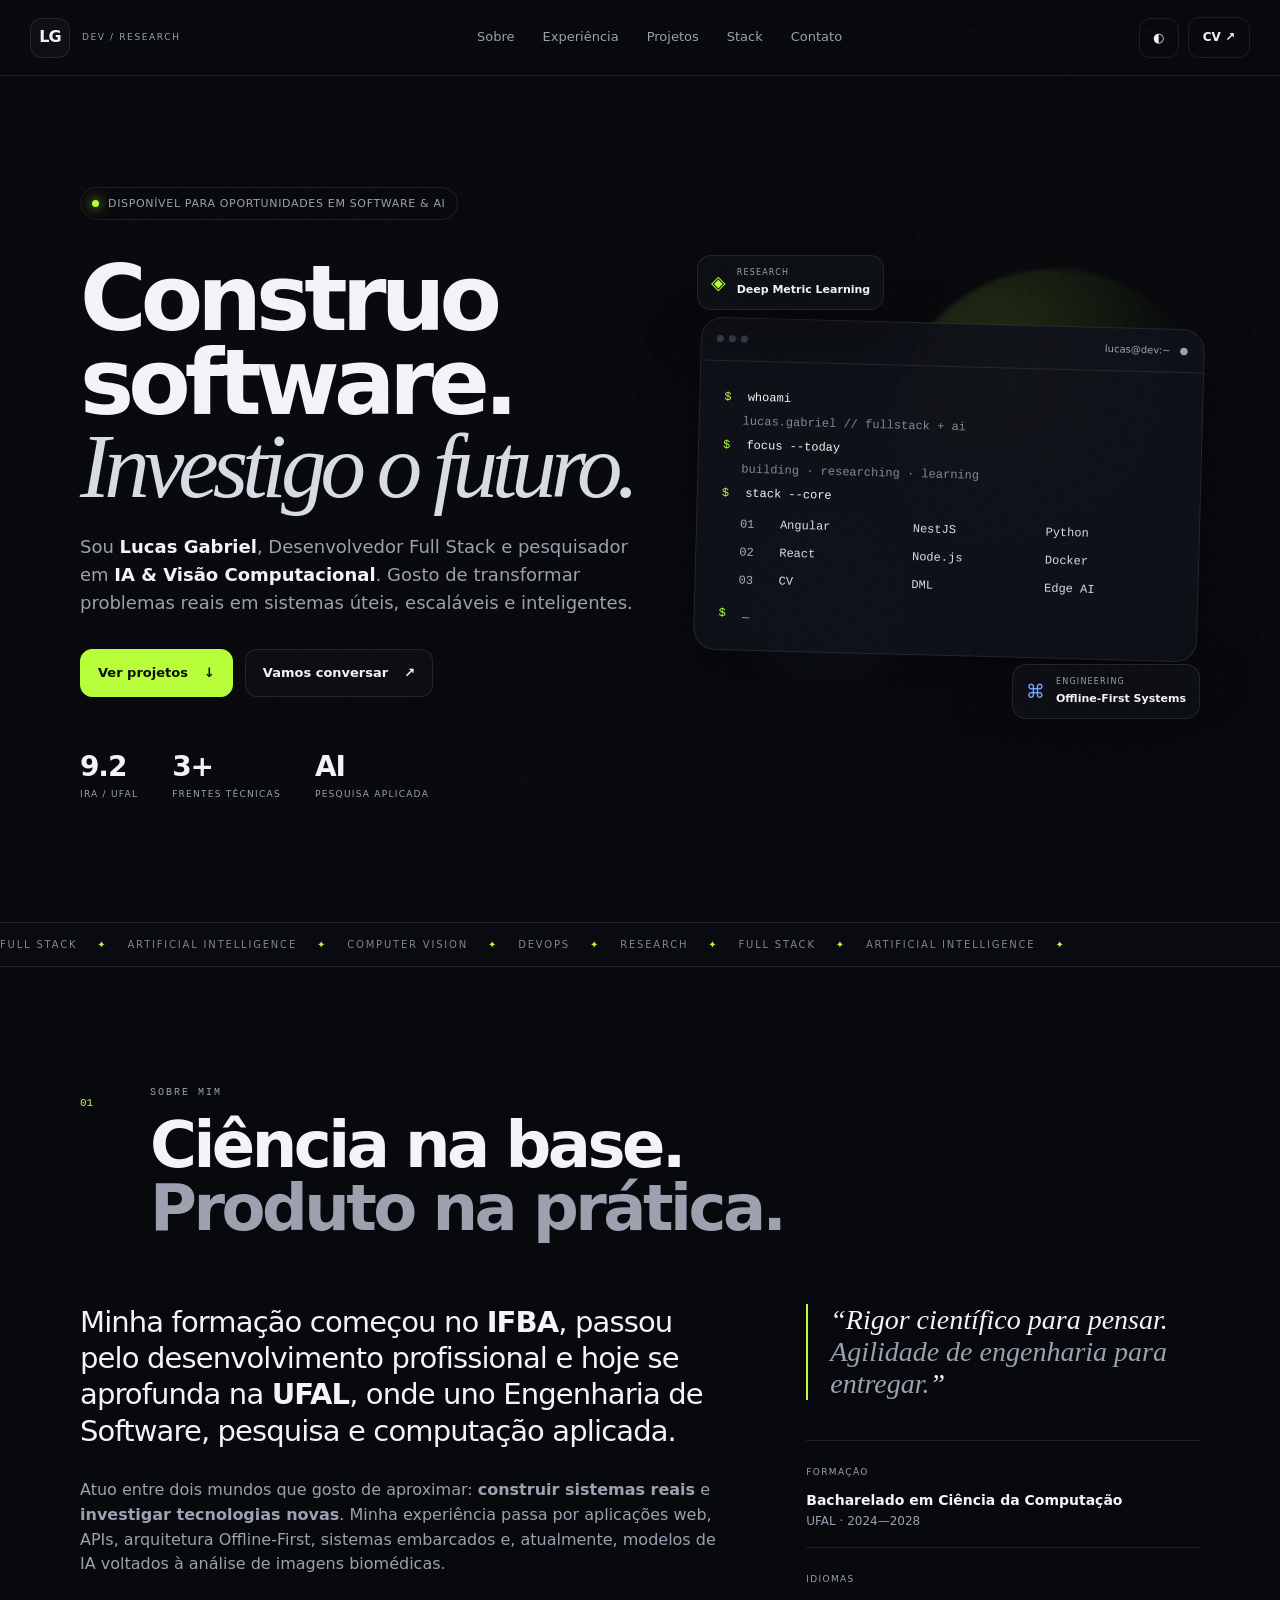
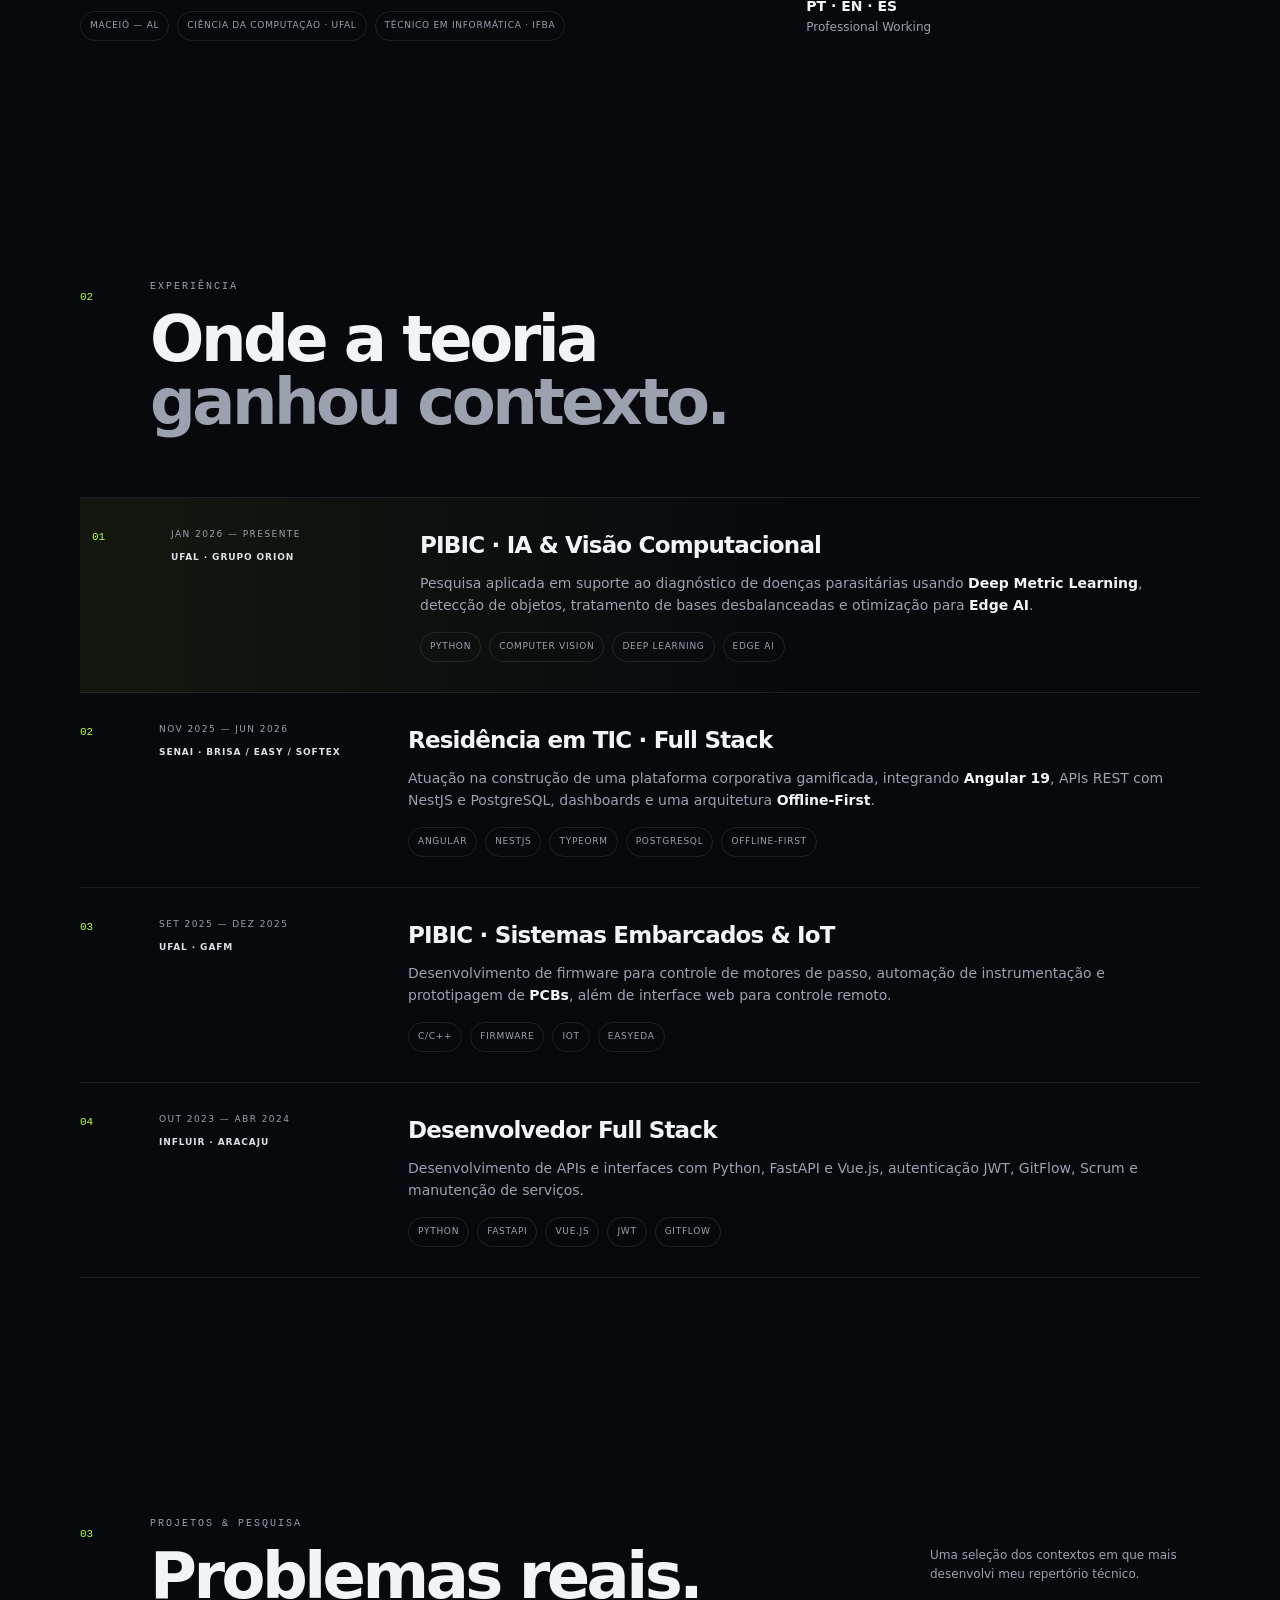
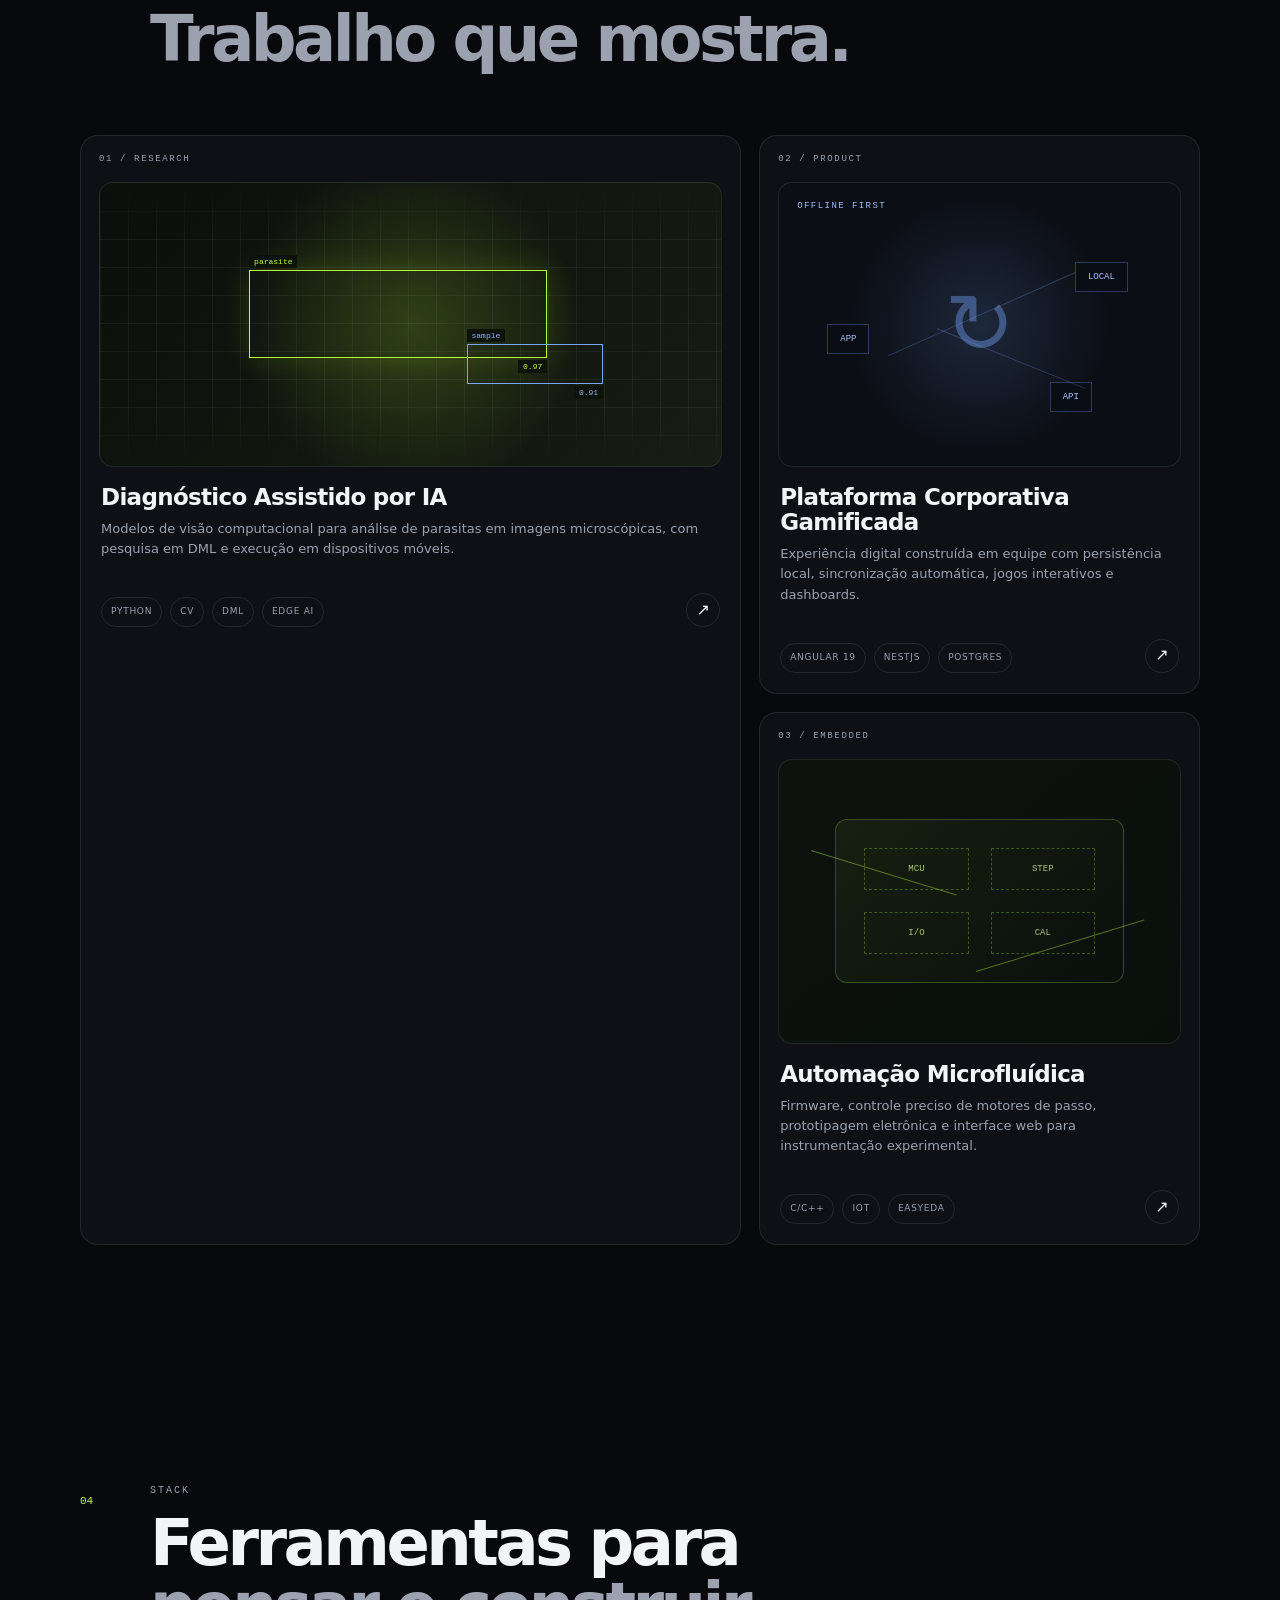
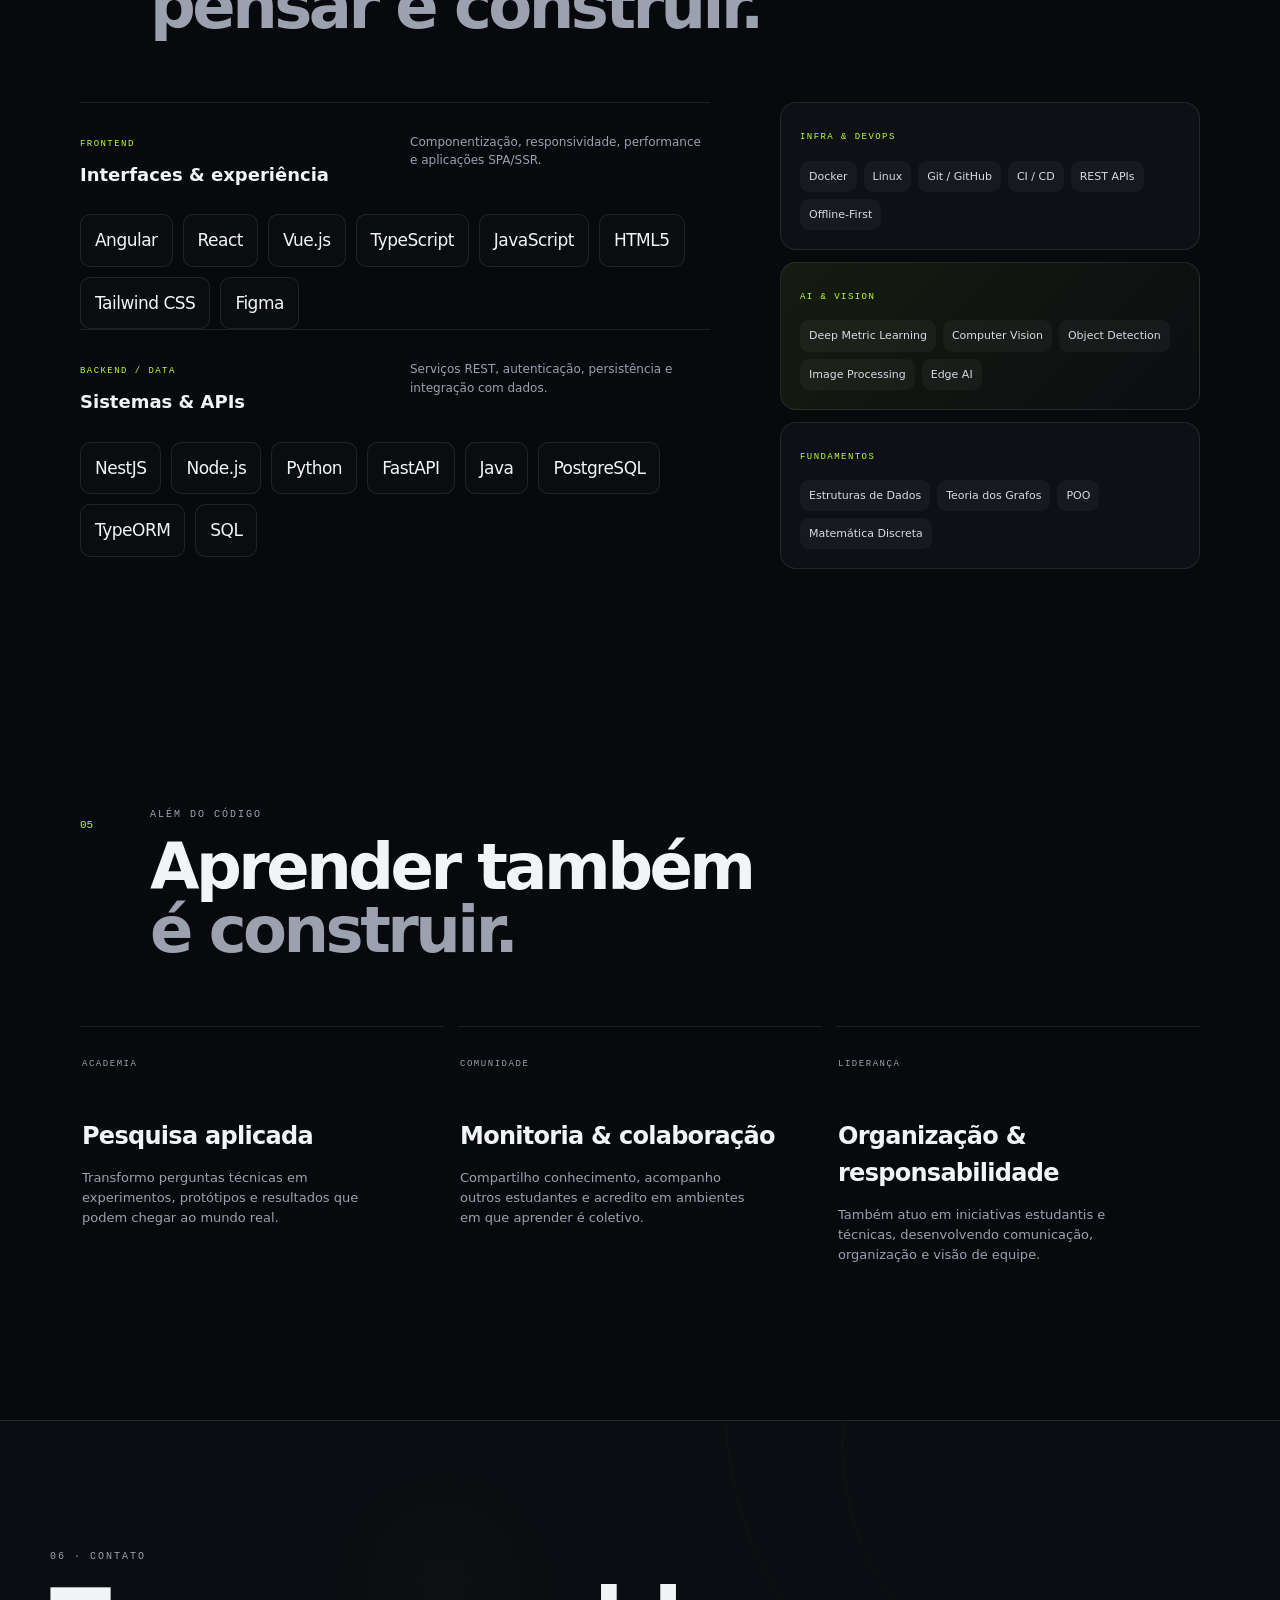
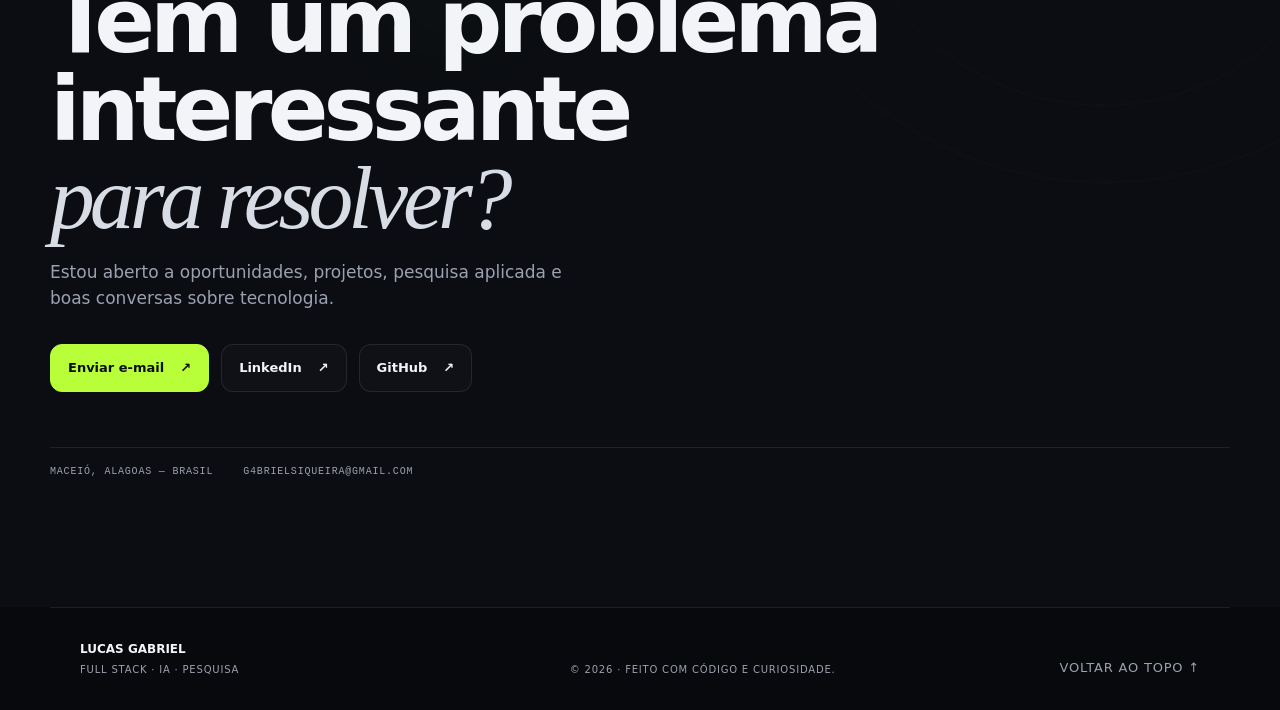
<file: index.html>
<!DOCTYPE html>
<html lang="pt-BR">
<head>
  <meta charset="UTF-8" />
  <meta name="viewport" content="width=device-width, initial-scale=1.0" />
  <meta name="description" content="Portfólio de Lucas Gabriel Rodrigues de Siqueira — Desenvolvedor Full Stack, pesquisador em IA e Visão Computacional." />
  <meta name="theme-color" content="#08090d" />
  <title>Lucas Gabriel — Full Stack • IA • Visão Computacional</title>
  <link rel="icon" href="data:image/svg+xml,%3Csvg xmlns='http://www.w3.org/2000/svg' viewBox='0 0 100 100'%3E%3Crect width='100' height='100' rx='24' fill='%2308090d'/%3E%3Ctext x='50' y='66' text-anchor='middle' font-size='55' font-family='Arial' fill='%23ffffff'%3ELG%3C/text%3E%3C/svg%3E" />
  <link rel="stylesheet" href="styles.css" />
</head>
<body>
  <div class="noise" aria-hidden="true"></div>
  <header class="topbar" id="top">
    <a class="brand" href="#inicio" aria-label="Ir para o início"><span>LG</span><small>DEV / RESEARCH</small></a>
    <nav class="nav" id="nav">
      <a href="#sobre">Sobre</a>
      <a href="#experiencia">Experiência</a>
      <a href="#projetos">Projetos</a>
      <a href="#stack">Stack</a>
      <a href="#contato">Contato</a>
    </nav>
    <div class="top-actions">
      <button class="icon-btn" id="themeToggle" aria-label="Alternar tema">◐</button>
      <a class="cv-btn" href="Lucas_Gabriel_CV.pdf" target="_blank" rel="noreferrer">CV <span>↗</span></a>
      <button class="menu-btn" id="menuBtn" aria-label="Abrir menu">☰</button>
    </div>
  </header>

  <main>
    <section class="hero section" id="inicio">
      <div class="hero-copy reveal">
        <p class="eyebrow"><span class="status-dot"></span> disponível para oportunidades em Software & AI</p>
        <h1>Construo software.<br /><em>Investigo o futuro.</em></h1>
        <p class="hero-lead">Sou <strong>Lucas Gabriel</strong>, Desenvolvedor Full Stack e pesquisador em <strong>IA & Visão Computacional</strong>. Gosto de transformar problemas reais em sistemas úteis, escaláveis e inteligentes.</p>
        <div class="hero-cta">
          <a class="btn btn-primary" href="#projetos">Ver projetos <span>↓</span></a>
          <a class="btn btn-ghost" href="#contato">Vamos conversar <span>↗</span></a>
        </div>
        <div class="quick-stats">
          <div><strong>9.2</strong><span>IRA / UFAL</span></div>
          <div><strong>3+</strong><span>frentes técnicas</span></div>
          <div><strong>AI</strong><span>pesquisa aplicada</span></div>
        </div>
      </div>

      <div class="hero-visual reveal">
        <div class="orb orb-a"></div><div class="orb orb-b"></div>
        <div class="terminal-card">
          <div class="terminal-top"><div class="dots"><i></i><i></i><i></i></div><span>lucas@dev:~</span><span>●</span></div>
          <div class="terminal-body">
            <div><span class="prompt">$</span> whoami</div>
            <div class="output">lucas.gabriel // fullstack + ai</div>
            <div><span class="prompt">$</span> focus --today</div>
            <div class="output">building · researching · learning</div>
            <div><span class="prompt">$</span> stack --core</div>
            <div class="code-lines">
              <span>01</span><b>Angular</b><b>NestJS</b><b>Python</b>
              <span>02</span><b>React</b><b>Node.js</b><b>Docker</b>
              <span>03</span><b>CV</b><b>DML</b><b>Edge AI</b>
            </div>
            <div><span class="prompt">$</span> <span class="blink">_</span></div>
          </div>
        </div>
        <div class="floating-card card-ai"><span>◈</span><div><small>RESEARCH</small><strong>Deep Metric Learning</strong></div></div>
        <div class="floating-card card-web"><span>⌘</span><div><small>ENGINEERING</small><strong>Offline-First Systems</strong></div></div>
      </div>
    </section>

    <section class="marquee" aria-label="Tecnologias principais">
      <div class="marquee-track"><span>FULL STACK</span><i>✦</i><span>ARTIFICIAL INTELLIGENCE</span><i>✦</i><span>COMPUTER VISION</span><i>✦</i><span>DEVOPS</span><i>✦</i><span>RESEARCH</span><i>✦</i><span>FULL STACK</span><i>✦</i><span>ARTIFICIAL INTELLIGENCE</span><i>✦</i></div>
    </section>

    <section class="section split-section" id="sobre">
      <div class="section-head reveal"><span class="index">01</span><div><p class="kicker">Sobre mim</p><h2>Ciência na base.<br /><span>Produto na prática.</span></h2></div></div>
      <div class="about-grid">
        <div class="about-main reveal">
          <p class="big-copy">Minha formação começou no <strong>IFBA</strong>, passou pelo desenvolvimento profissional e hoje se aprofunda na <strong>UFAL</strong>, onde uno Engenharia de Software, pesquisa e computação aplicada.</p>
          <p>Atuo entre dois mundos que gosto de aproximar: <strong>construir sistemas reais</strong> e <strong>investigar tecnologias novas</strong>. Minha experiência passa por aplicações web, APIs, arquitetura Offline-First, sistemas embarcados e, atualmente, modelos de IA voltados à análise de imagens biomédicas.</p>
          <div class="about-tags"><span>Maceió — AL</span><span>Ciência da Computação · UFAL</span><span>Técnico em Informática · IFBA</span></div>
        </div>
        <aside class="about-side reveal">
          <div class="quote">“Rigor científico para pensar.<br /><em>Agilidade de engenharia para entregar.</em>”</div>
          <div class="facts"><div><small>FORMAÇÃO</small><strong>Bacharelado em Ciência da Computação</strong><span>UFAL · 2024—2028</span></div><div><small>IDIOMAS</small><strong>PT · EN · ES</strong><span>Professional Working</span></div></div>
        </aside>
      </div>
    </section>

    <section class="section" id="experiencia">
      <div class="section-head reveal"><span class="index">02</span><div><p class="kicker">Experiência</p><h2>Onde a teoria<br /><span>ganhou contexto.</span></h2></div></div>
      <div class="timeline">
        <article class="timeline-item featured reveal"><div class="timeline-mark">01</div><div class="timeline-meta"><span>JAN 2026 — PRESENTE</span><b>UFAL · GRUPO ORION</b></div><div class="timeline-content"><h3>PIBIC · IA & Visão Computacional</h3><p>Pesquisa aplicada em suporte ao diagnóstico de doenças parasitárias usando <strong>Deep Metric Learning</strong>, detecção de objetos, tratamento de bases desbalanceadas e otimização para <strong>Edge AI</strong>.</p><div class="chips"><span>Python</span><span>Computer Vision</span><span>Deep Learning</span><span>Edge AI</span></div></div></article>
        <article class="timeline-item reveal"><div class="timeline-mark">02</div><div class="timeline-meta"><span>NOV 2025 — JUN 2026</span><b>SENAI · BRISA / EASY / SOFTEX</b></div><div class="timeline-content"><h3>Residência em TIC · Full Stack</h3><p>Atuação na construção de uma plataforma corporativa gamificada, integrando <strong>Angular 19</strong>, APIs REST com NestJS e PostgreSQL, dashboards e uma arquitetura <strong>Offline-First</strong>.</p><div class="chips"><span>Angular</span><span>NestJS</span><span>TypeORM</span><span>PostgreSQL</span><span>Offline-First</span></div></div></article>
        <article class="timeline-item reveal"><div class="timeline-mark">03</div><div class="timeline-meta"><span>SET 2025 — DEZ 2025</span><b>UFAL · GAFM</b></div><div class="timeline-content"><h3>PIBIC · Sistemas Embarcados & IoT</h3><p>Desenvolvimento de firmware para controle de motores de passo, automação de instrumentação e prototipagem de <strong>PCBs</strong>, além de interface web para controle remoto.</p><div class="chips"><span>C/C++</span><span>Firmware</span><span>IoT</span><span>EasyEDA</span></div></div></article>
        <article class="timeline-item reveal"><div class="timeline-mark">04</div><div class="timeline-meta"><span>OUT 2023 — ABR 2024</span><b>INFLUIR · ARACAJU</b></div><div class="timeline-content"><h3>Desenvolvedor Full Stack</h3><p>Desenvolvimento de APIs e interfaces com Python, FastAPI e Vue.js, autenticação JWT, GitFlow, Scrum e manutenção de serviços.</p><div class="chips"><span>Python</span><span>FastAPI</span><span>Vue.js</span><span>JWT</span><span>GitFlow</span></div></div></article>
      </div>
    </section>

    <section class="section" id="projetos">
      <div class="section-head projects-head reveal"><span class="index">03</span><div><p class="kicker">Projetos & pesquisa</p><h2>Problemas reais.<br /><span>Trabalho que mostra.</span></h2></div><p class="section-note">Uma seleção dos contextos em que mais desenvolvi meu repertório técnico.</p></div>
      <div class="project-grid">
        <article class="project-card project-feature reveal"><div class="project-no">01 / RESEARCH</div><div class="project-art art-vision"><div class="scan-grid"></div><div class="scan-box"><span>parasite</span><b>0.97</b></div><div class="scan-box small"><span>sample</span><b>0.91</b></div></div><div class="project-info"><h3>Diagnóstico Assistido por IA</h3><p>Modelos de visão computacional para análise de parasitas em imagens microscópicas, com pesquisa em DML e execução em dispositivos móveis.</p><div class="project-footer"><div class="chips"><span>Python</span><span>CV</span><span>DML</span><span>Edge AI</span></div><span class="project-arrow">↗</span></div></div></article>
        <article class="project-card reveal"><div class="project-no">02 / PRODUCT</div><div class="project-art art-offline"><div class="sync-ring">↻</div><div class="sync-label">OFFLINE FIRST</div><div class="node n1">APP</div><div class="node n2">LOCAL</div><div class="node n3">API</div></div><div class="project-info"><h3>Plataforma Corporativa Gamificada</h3><p>Experiência digital construída em equipe com persistência local, sincronização automática, jogos interativos e dashboards.</p><div class="project-footer"><div class="chips"><span>Angular 19</span><span>NestJS</span><span>Postgres</span></div><span class="project-arrow">↗</span></div></div></article>
        <article class="project-card reveal"><div class="project-no">03 / EMBEDDED</div><div class="project-art art-embedded"><div class="pcb"><span>MCU</span><span>STEP</span><span>I/O</span><span>CAL</span></div><div class="trace t1"></div><div class="trace t2"></div></div><div class="project-info"><h3>Automação Microfluídica</h3><p>Firmware, controle preciso de motores de passo, prototipagem eletrônica e interface web para instrumentação experimental.</p><div class="project-footer"><div class="chips"><span>C/C++</span><span>IoT</span><span>EasyEDA</span></div><span class="project-arrow">↗</span></div></div></article>
      </div>
    </section>

    <section class="section stack-section" id="stack">
      <div class="section-head reveal"><span class="index">04</span><div><p class="kicker">Stack</p><h2>Ferramentas para<br /><span>pensar e construir.</span></h2></div></div>
      <div class="stack-layout">
        <div class="stack-main reveal">
          <div class="stack-category"><div><small>FRONTEND</small><h3>Interfaces & experiência</h3></div><p>Componentização, responsividade, performance e aplicações SPA/SSR.</p></div>
          <div class="tech-cloud"><span>Angular</span><span>React</span><span>Vue.js</span><span>TypeScript</span><span>JavaScript</span><span>HTML5</span><span>Tailwind CSS</span><span>Figma</span></div>
          <div class="stack-category"><div><small>BACKEND / DATA</small><h3>Sistemas & APIs</h3></div><p>Serviços REST, autenticação, persistência e integração com dados.</p></div>
          <div class="tech-cloud"><span>NestJS</span><span>Node.js</span><span>Python</span><span>FastAPI</span><span>Java</span><span>PostgreSQL</span><span>TypeORM</span><span>SQL</span></div>
        </div>
        <aside class="stack-side reveal"><div class="stack-panel"><small>INFRA & DEVOPS</small><div class="side-list"><span>Docker</span><span>Linux</span><span>Git / GitHub</span><span>CI / CD</span><span>REST APIs</span><span>Offline-First</span></div></div><div class="stack-panel accent"><small>AI & VISION</small><div class="side-list"><span>Deep Metric Learning</span><span>Computer Vision</span><span>Object Detection</span><span>Image Processing</span><span>Edge AI</span></div></div><div class="stack-panel"><small>FUNDAMENTOS</small><div class="side-list"><span>Estruturas de Dados</span><span>Teoria dos Grafos</span><span>POO</span><span>Matemática Discreta</span></div></div></aside>
      </div>
    </section>

    <section class="section more-section">
      <div class="section-head reveal"><span class="index">05</span><div><p class="kicker">Além do código</p><h2>Aprender também<br /><span>é construir.</span></h2></div></div>
      <div class="more-grid">
        <article class="more-card reveal"><span>ACADEMIA</span><h3>Pesquisa aplicada</h3><p>Transformo perguntas técnicas em experimentos, protótipos e resultados que podem chegar ao mundo real.</p></article>
        <article class="more-card reveal"><span>COMUNIDADE</span><h3>Monitoria & colaboração</h3><p>Compartilho conhecimento, acompanho outros estudantes e acredito em ambientes em que aprender é coletivo.</p></article>
        <article class="more-card reveal"><span>LIDERANÇA</span><h3>Organização & responsabilidade</h3><p>Também atuo em iniciativas estudantis e técnicas, desenvolvendo comunicação, organização e visão de equipe.</p></article>
      </div>
    </section>

    <section class="contact-section" id="contato">
      <div class="contact-bg" aria-hidden="true"><span></span><span></span><span></span><span></span></div>
      <div class="contact-inner reveal"><p class="kicker">06 · contato</p><h2>Tem um problema interessante<br /><em>para resolver?</em></h2><p>Estou aberto a oportunidades, projetos, pesquisa aplicada e boas conversas sobre tecnologia.</p><div class="contact-actions"><a class="btn btn-primary" href="mailto:g4brielsiqueira@gmail.com">Enviar e-mail <span>↗</span></a><a class="btn btn-ghost" href="https://www.linkedin.com/in/lucasgabrieldeveloper/" target="_blank" rel="noreferrer">LinkedIn <span>↗</span></a><a class="btn btn-ghost" href="https://github.com/g4brielsiq" target="_blank" rel="noreferrer">GitHub <span>↗</span></a></div><div class="contact-meta"><span>Maceió, Alagoas — Brasil</span><span>g4brielsiqueira@gmail.com</span></div></div>
    </section>
  </main>

  <footer class="footer"><div><strong>Lucas Gabriel</strong><span>Full Stack · IA · Pesquisa</span></div><div>© 2026 · Feito com código e curiosidade.</div><a href="#top">Voltar ao topo ↑</a></footer>
  <script src="script.js"></script>
</body>
</html>
</file>
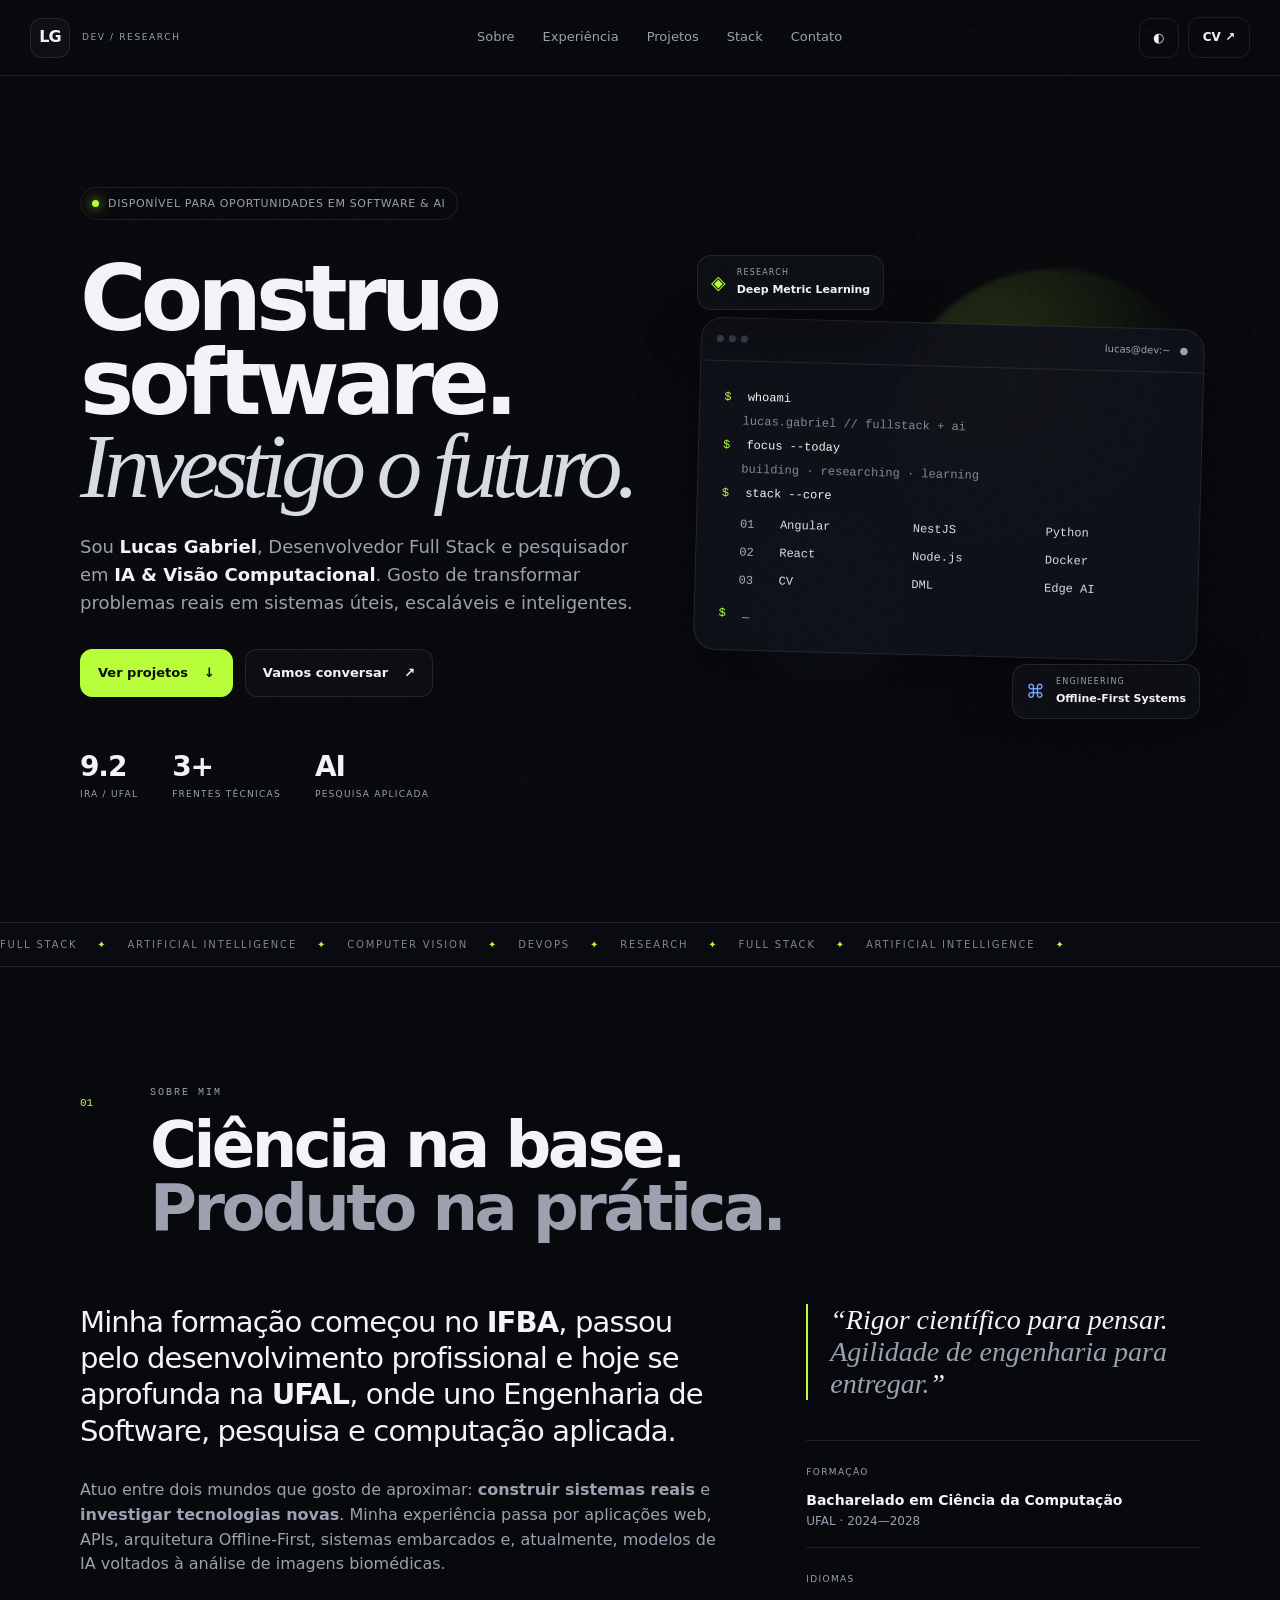
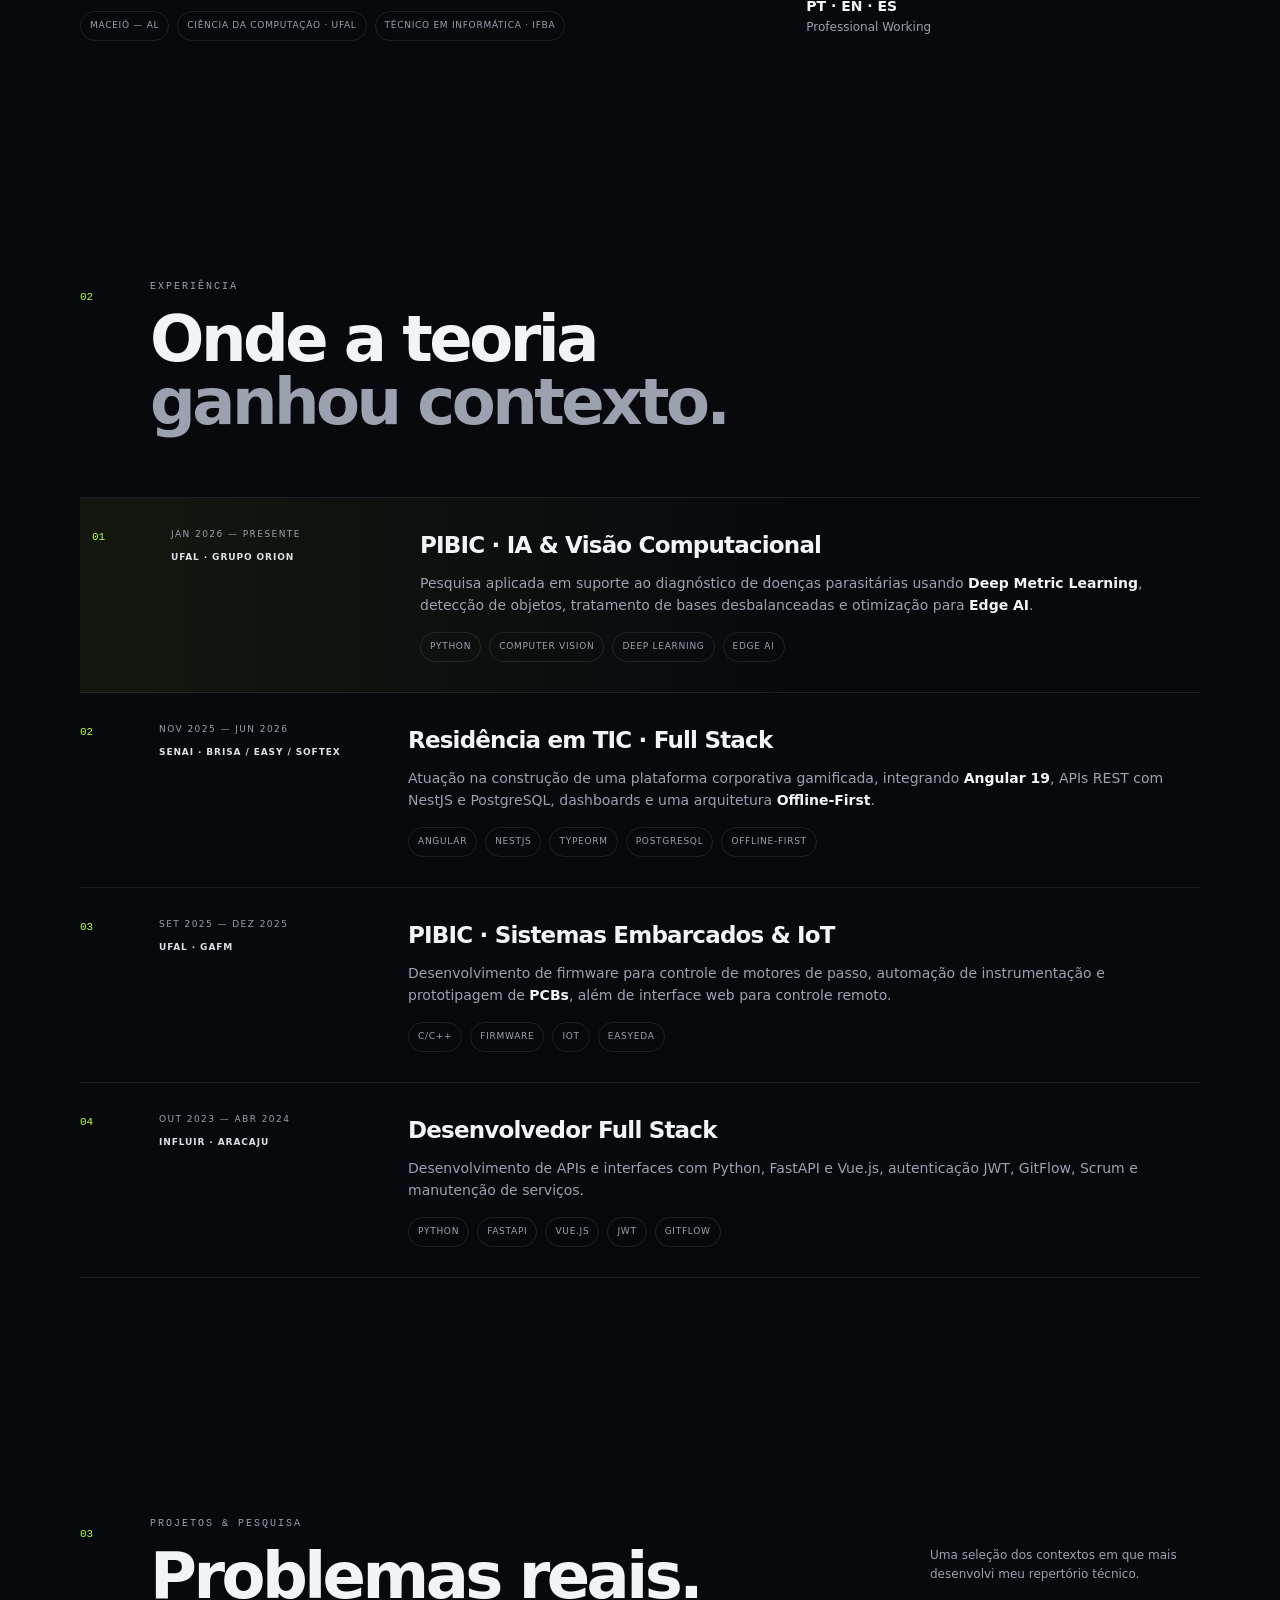
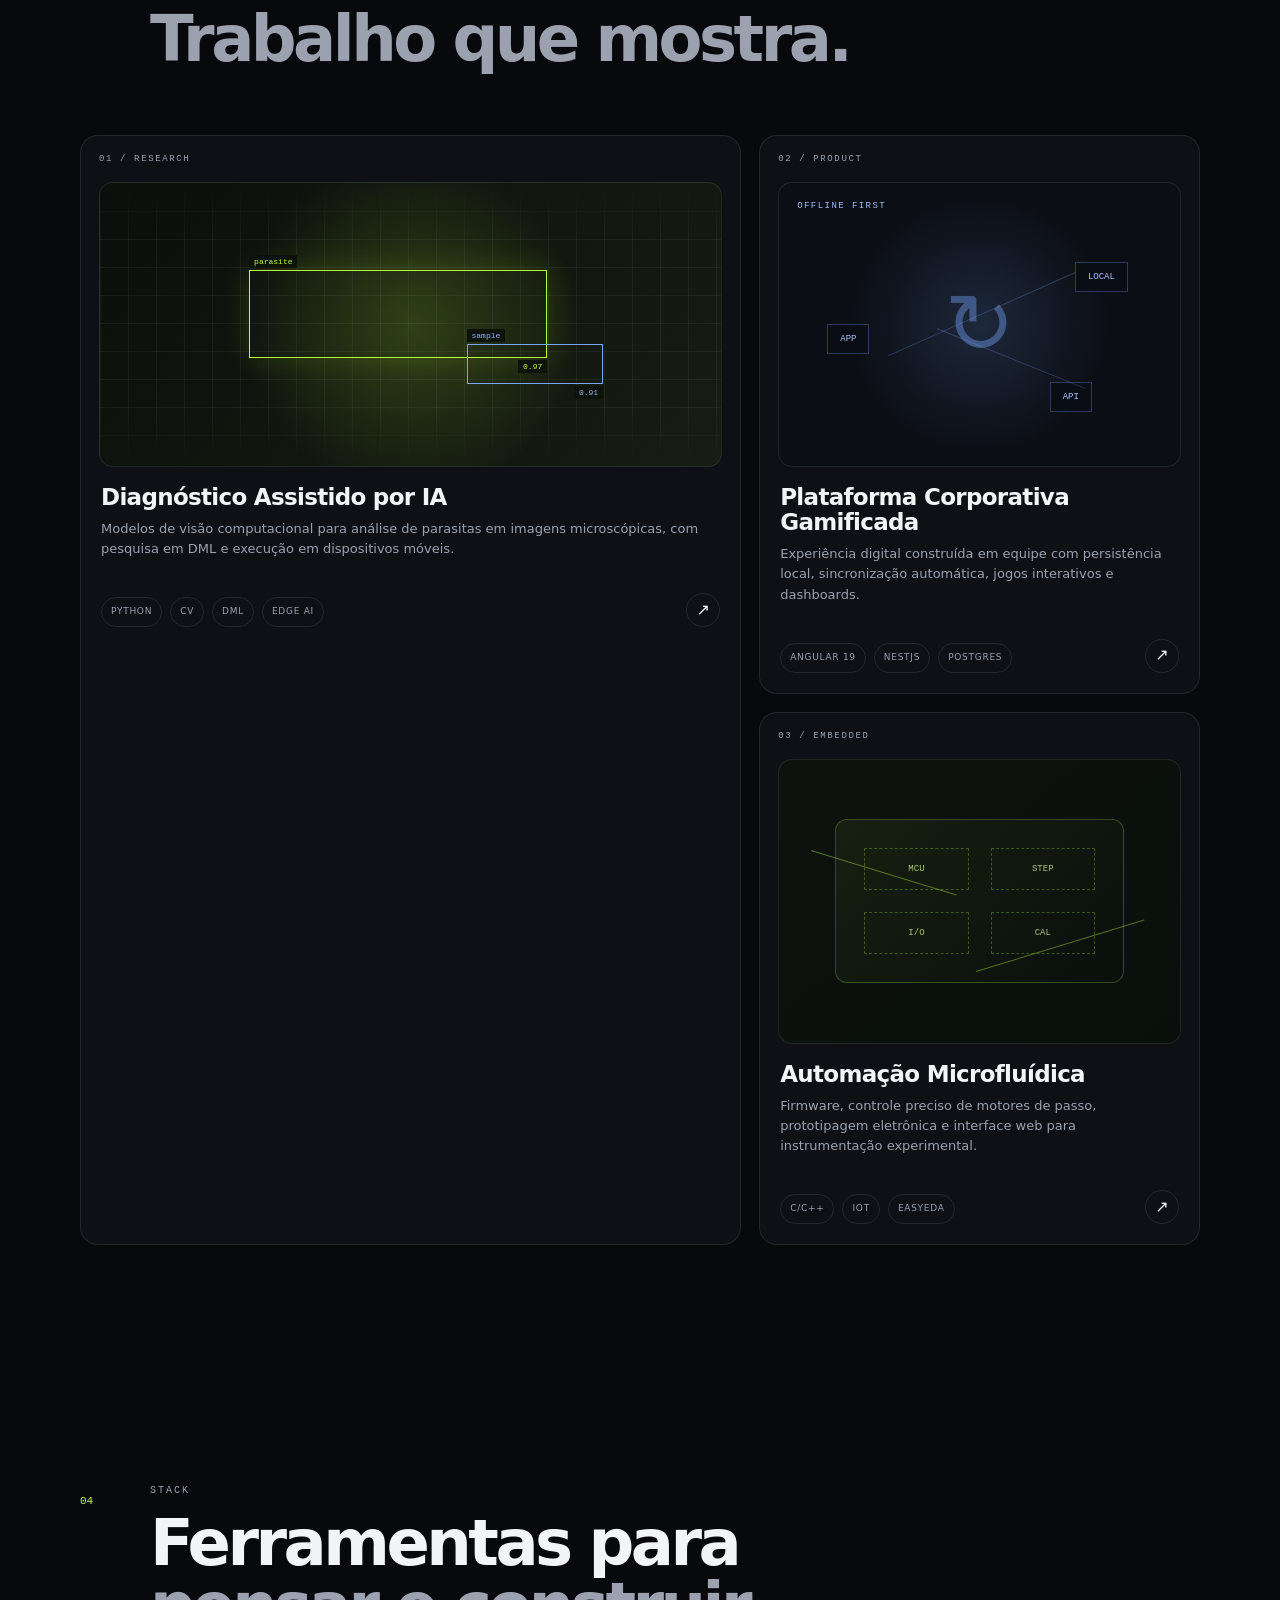
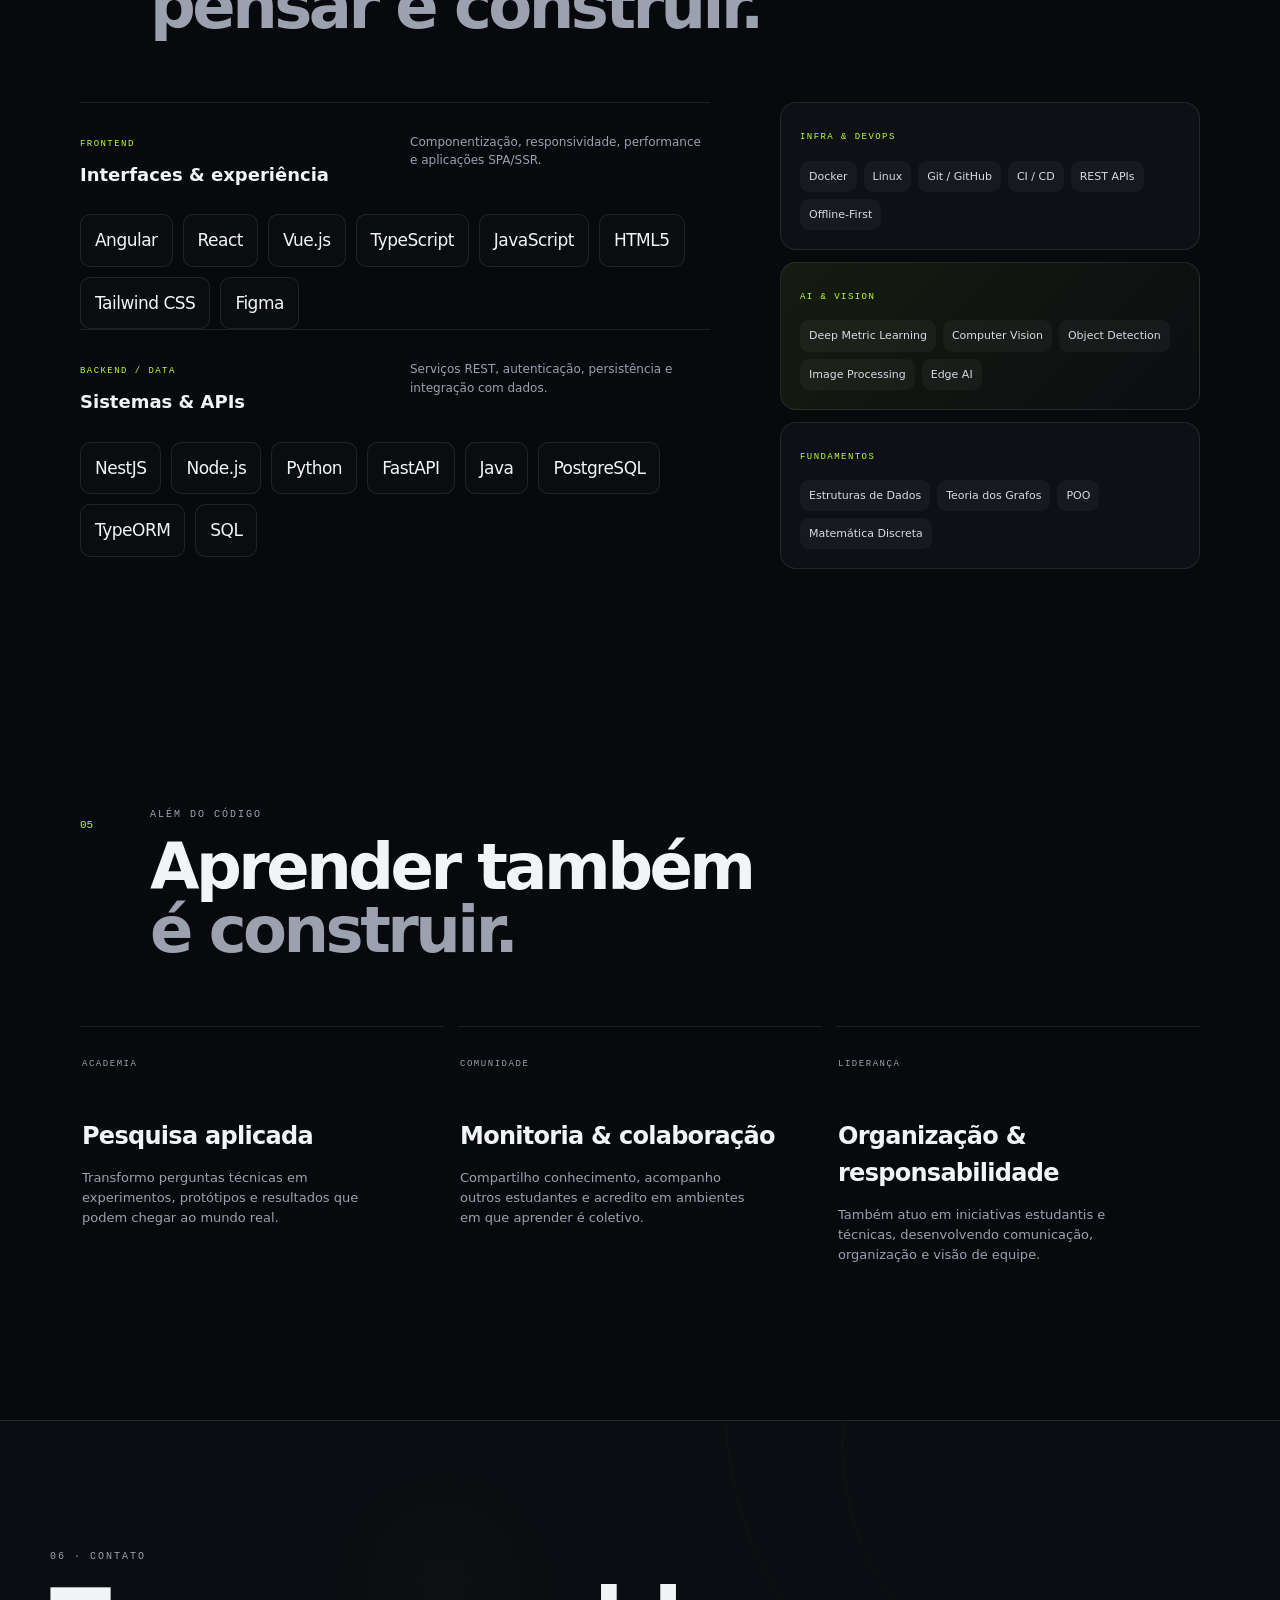
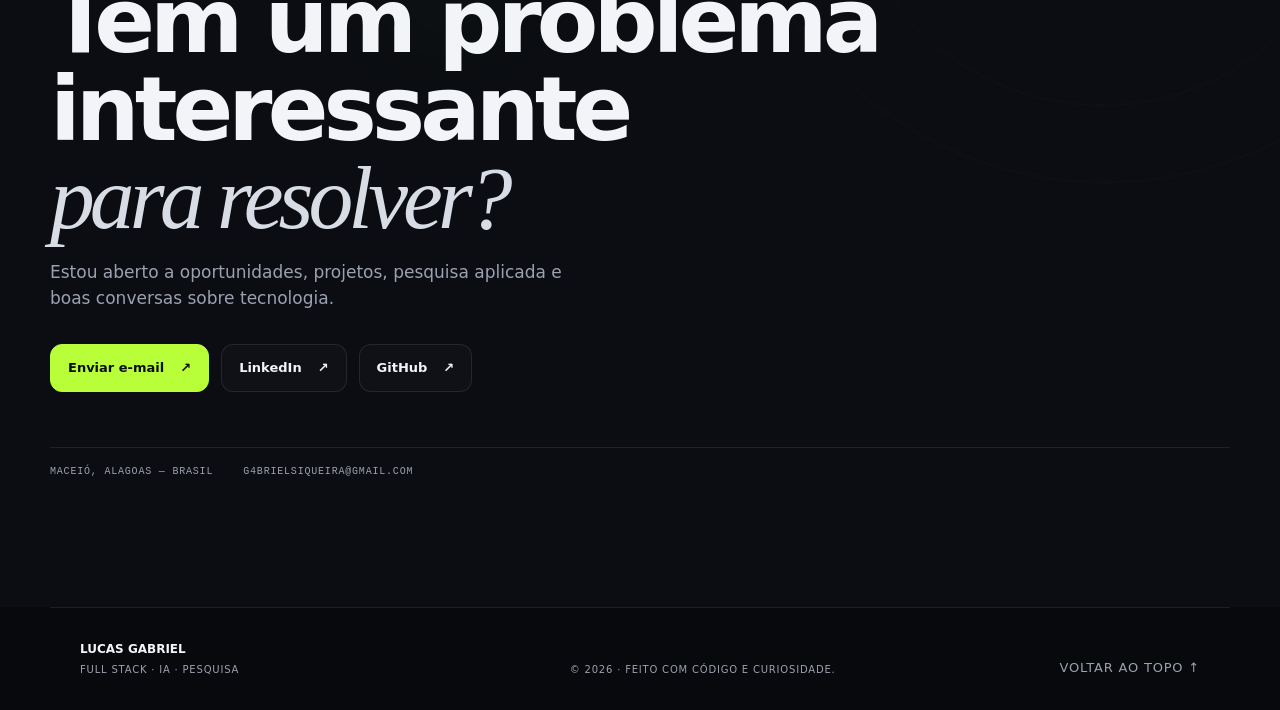
<file: components/index.html>
<!DOCTYPE html>
<html lang="pt-BR">
<head>
  <meta charset="UTF-8">
  <meta http-equiv="refresh" content="0; url=../index.html">
  <meta name="viewport" content="width=device-width, initial-scale=1.0">
  <title>Lucas Gabriel | Portfólio</title>
  <script>
    window.location.replace("../index.html");
  </script>
</head>
<body style="background:#08090d; color:#f3f4f7; font-family:system-ui, -apple-system, sans-serif; display:flex; align-items:center; justify-content:center; height:100vh; margin:0;">
  <p>Redirecionando para a página inicial... <a href="../index.html" style="color:#b8ff39; font-weight:600; text-decoration:none;">Clique aqui caso não seja redirecionado</a>.</p>
</body>
</html>
</file>
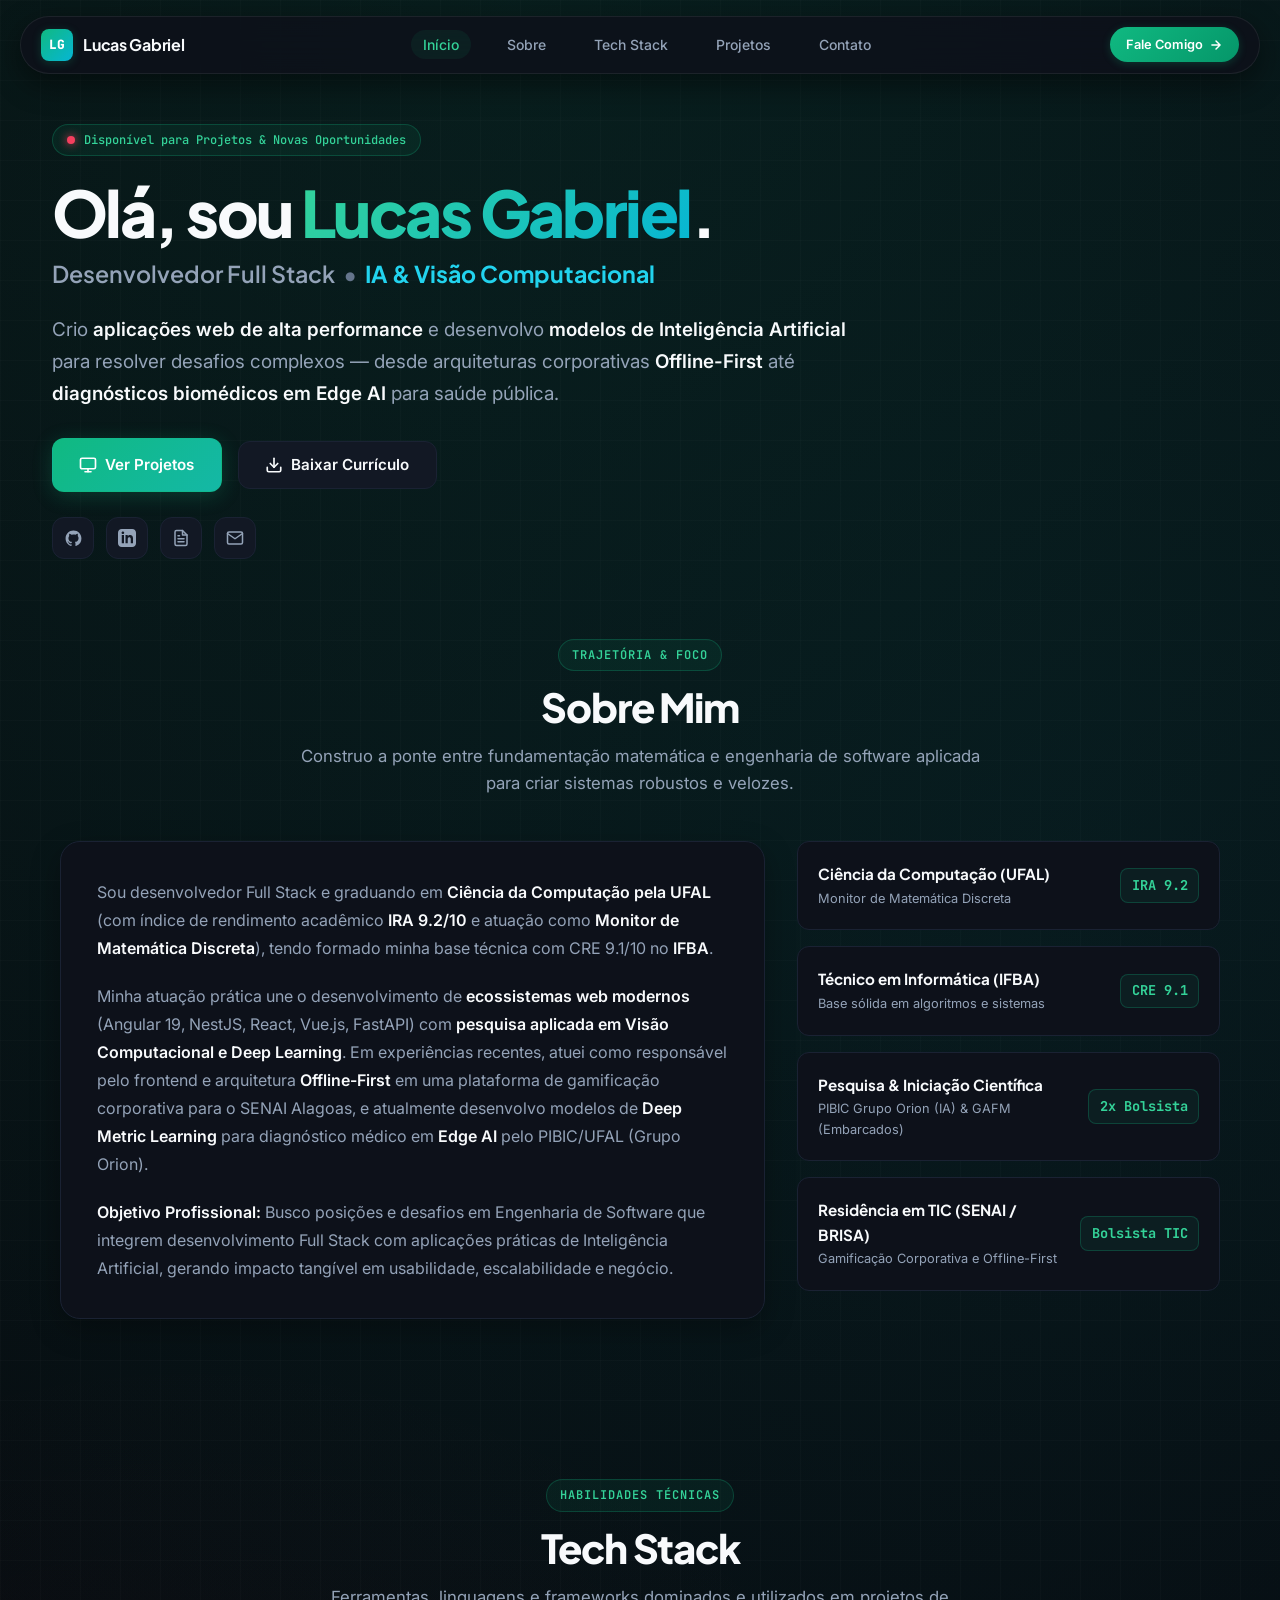
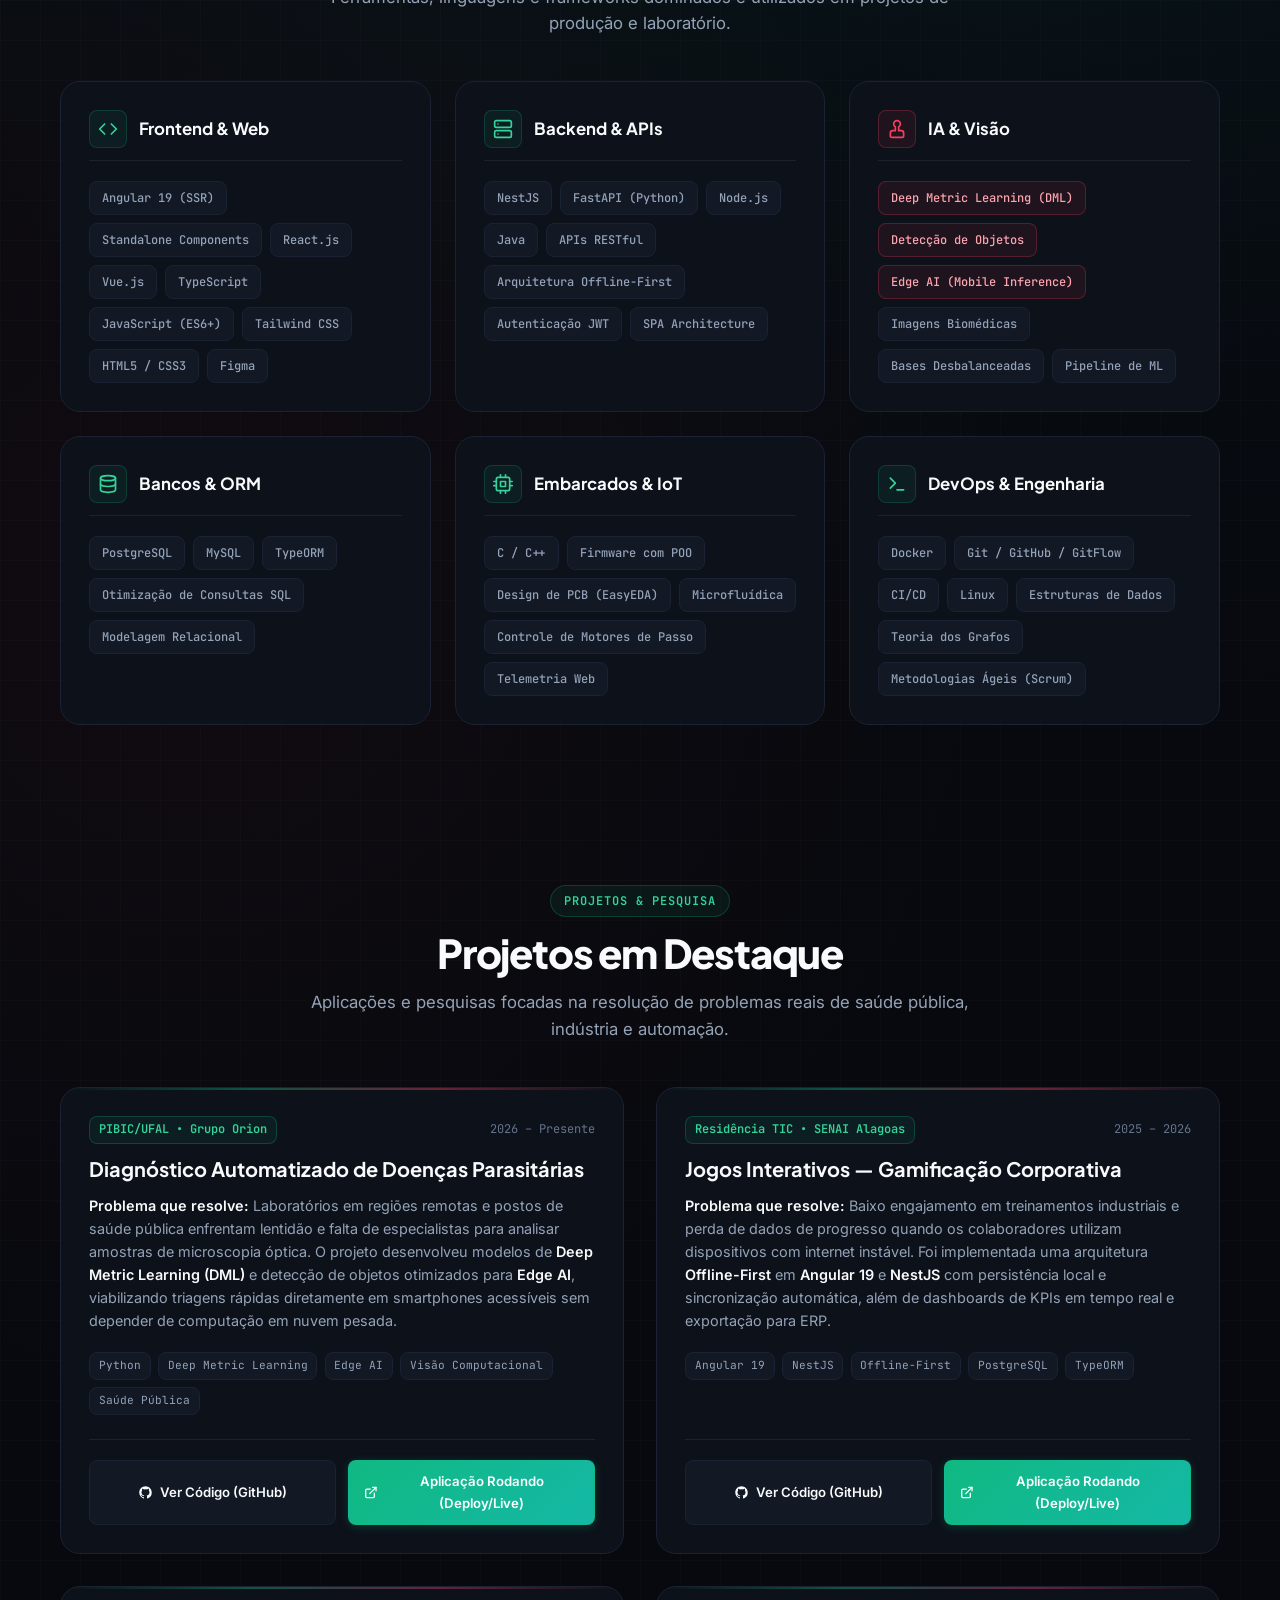
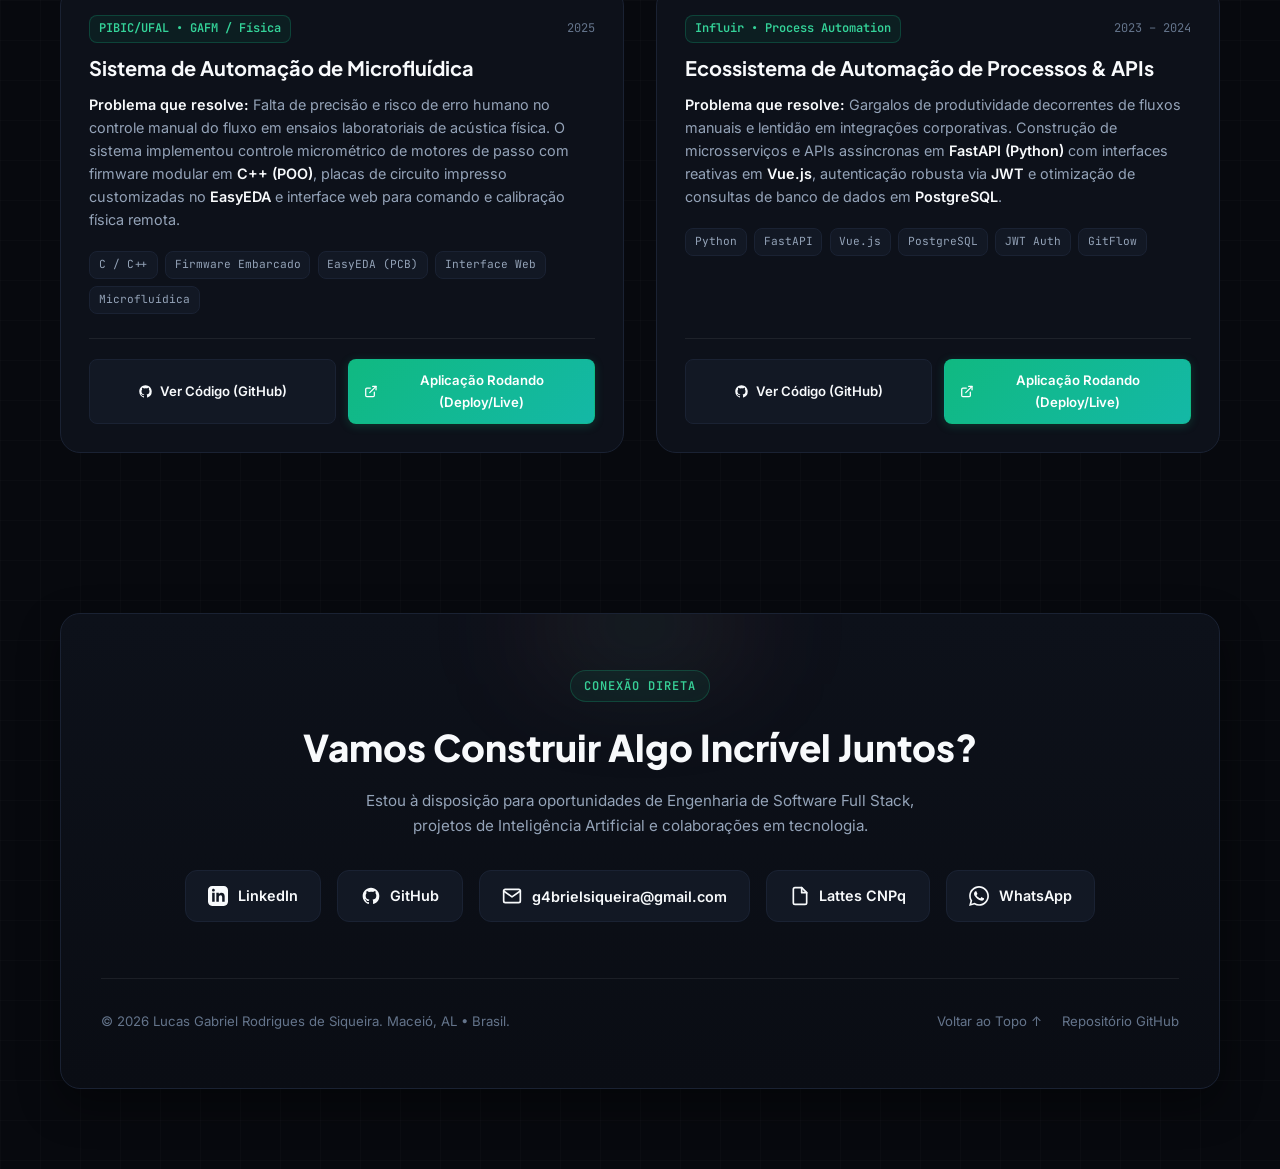
<file: backups/v2.1/components/index.html>
<!DOCTYPE html>
<html lang="pt-BR">
<head>
  <meta charset="UTF-8">
  <meta name="viewport" content="width=device-width, initial-scale=1.0">
  <title>Lucas Gabriel | Desenvolvedor Full Stack & Pesquisador em IA</title>

  <!-- Metatags para SEO & Compartilhamento -->
  <meta name="description" content="Portfólio de Lucas Gabriel Rodrigues de Siqueira. Desenvolvedor Full Stack e Pesquisador em Inteligência Artificial & Visão Computacional. UFAL | Angular, NestJS, Python, Edge AI.">
  <meta name="author" content="Lucas Gabriel Rodrigues de Siqueira">
  <meta name="keywords" content="Lucas Gabriel, Desenvolvedor Full Stack, Inteligência Artificial, Visão Computacional, Deep Metric Learning, Angular 19, NestJS, Python, FastAPI, UFAL">

  <!-- Open Graph / Redes Sociais -->
  <meta property="og:type" content="website">
  <meta property="og:title" content="Lucas Gabriel | Desenvolvedor Full Stack & Pesquisador em IA">
  <meta property="og:description" content="Engenheiro de Software Full Stack e Pesquisador em IA/Visão Computacional na UFAL (IRA 9.2). Soluções escaláveis com foco em alto impacto.">

  <!-- Tipografia: Plus Jakarta Sans, Inter, JetBrains Mono -->
  <link rel="preconnect" href="https://fonts.googleapis.com">
  <link rel="preconnect" href="https://fonts.gstatic.com" crossorigin>
  <link href="https://fonts.googleapis.com/css2?family=Inter:wght@400;500;600;700&family=JetBrains+Mono:wght@400;500;600;700&family=Plus+Jakarta+Sans:wght@600;700;800&display=swap" rel="stylesheet">

  <!-- Estilos Relativos ao diretório components/ -->
  <link rel="stylesheet" href="../css/style.css">

  <!-- Script Principal Diferido -->
  <script src="../js/main.js" defer></script>
</head>
<body>

  <!-- Toast Notification para feedback instantâneo (ex: cópia de e-mail) -->
  <div id="toast" class="toast" role="status" aria-live="polite">
    <svg class="toast-icon" width="20" height="20" viewBox="0 0 24 24" fill="none" stroke="currentColor" stroke-width="2.5" stroke-linecap="round" stroke-linejoin="round">
      <path d="M20 6L9 17l-5-5"/>
    </svg>
    <span id="toast-message">Copiado com sucesso!</span>
  </div>

  <!-- ========================================================================= -->
  <!-- HEADER & NAVEGAÇÃO FLUTUANTE (FLOATING PILL NAVBAR)                       -->
  <!-- ========================================================================= -->
  <header class="header">
    <div class="nav-container">
      <nav class="nav-pill" aria-label="Navegação Principal">
        
        <!-- Logo / Monograma com gradiente refinado -->
        <a href="#inicio" class="nav-logo" title="Voltar ao início">
          <div class="nav-logo-badge">LG</div>
          <span>Lucas Gabriel</span>
        </a>

        <!-- Links Desktop -->
        <ul class="nav-links">
          <li><a href="#inicio" class="nav-link active">Início</a></li>
          <li><a href="#sobre" class="nav-link">Sobre</a></li>
          <li><a href="#stack" class="nav-link">Tech Stack</a></li>
          <li><a href="#projetos" class="nav-link">Projetos</a></li>
          <li><a href="#contato" class="nav-link">Contato</a></li>
        </ul>

        <!-- Botão CTA Navbar & Toggle Mobile -->
        <div style="display: flex; align-items: center; gap: 0.6rem;">
          <a href="#contato" class="nav-contact-btn">
            <span>Fale Comigo</span>
            <svg width="14" height="14" viewBox="0 0 24 24" fill="none" stroke="currentColor" stroke-width="2.5" stroke-linecap="round" stroke-linejoin="round">
              <path d="M5 12h14M12 5l7 7-7 7"/>
            </svg>
          </a>

          <button id="menu-toggle" class="menu-toggle-btn" aria-label="Abrir Menu de Navegação" aria-expanded="false">
            <svg width="20" height="20" viewBox="0 0 24 24" fill="none" stroke="currentColor" stroke-width="2" stroke-linecap="round" stroke-linejoin="round">
              <line x1="3" y1="12" x2="21" y2="12"></line>
              <line x1="3" y1="6" x2="21" y2="6"></line>
              <line x1="3" y1="18" x2="21" y2="18"></line>
            </svg>
          </button>
        </div>
      </nav>

      <!-- Menu Mobile Expansível -->
      <div id="mobile-menu" class="mobile-menu" aria-label="Menu Mobile">
        <a href="#inicio" class="mobile-nav-link">Início</a>
        <a href="#sobre" class="mobile-nav-link">Sobre Mim</a>
        <a href="#stack" class="mobile-nav-link">Tech Stack</a>
        <a href="#projetos" class="mobile-nav-link">Projetos & Pesquisa</a>
        <a href="#contato" class="mobile-nav-link" style="color: var(--accent-emerald-light); font-weight: 600;">Entrar em Contato</a>
      </div>
    </div>
  </header>

  <main>
    <!-- ========================================================================= -->
    <!-- 1. HERO SECTION (PRIMEIRA DOBRA)                                          -->
    <!-- Quem sou, o que resolvo, melhor aproveitamento lateral e 2 CTAs           -->
    <!-- ========================================================================= -->
    <section id="inicio" class="hero">
      <div class="hero-container">
        <div class="hero-content">

          <!-- Status com Pulso e acento neon equilibrado -->
          <div class="hero-status">
            <span class="status-dot"></span>
            <span>Disponível para Projetos & Novas Oportunidades</span>
          </div>

          <!-- Título Direto e Objetivo -->
          <div>
            <h1 class="hero-title">
              Olá, sou <span class="highlight">Lucas Gabriel</span>.
            </h1>
            <h2 class="hero-role" style="margin-top: 0.5rem;">
              <span>Desenvolvedor Full Stack</span>
              <span style="color: var(--text-muted);">&bull;</span>
              <span class="hero-role-badge">IA & Visão Computacional</span>
            </h2>
          </div>

          <!-- O que resolvo (Proposta de Valor Clara) -->
          <p class="hero-desc">
            Crio <strong>aplicações web de alta performance</strong> e desenvolvo <strong>modelos de Inteligência Artificial</strong> para resolver desafios complexos — desde arquiteturas corporativas <strong>Offline-First</strong> até <strong>diagnósticos biomédicos em Edge AI</strong> para saúde pública.
          </p>

          <!-- CTAs OBRIGATÓRIOS: 'Ver Projetos' e 'Baixar Currículo' -->
          <div class="hero-actions">
            <!-- Botão 1: Destacado 'Ver Projetos' -->
            <a href="#projetos" class="btn btn-primary">
              <svg width="18" height="18" viewBox="0 0 24 24" fill="none" stroke="currentColor" stroke-width="2.2" stroke-linecap="round" stroke-linejoin="round">
                <rect x="2" y="3" width="20" height="14" rx="2" ry="2"></rect>
                <line x1="8" y1="21" x2="16" y2="21"></line>
                <line x1="12" y1="17" x2="12" y2="21"></line>
              </svg>
              <span>Ver Projetos</span>
            </a>

            <!-- Botão 2: Secundário 'Baixar Currículo' -->
            <button onclick="baixarCurriculo(event)" class="btn btn-secondary">
              <svg width="18" height="18" viewBox="0 0 24 24" fill="none" stroke="currentColor" stroke-width="2.2" stroke-linecap="round" stroke-linejoin="round">
                <path d="M21 15v4a2 2 0 0 1-2 2H5a2 2 0 0 1-2-2v-4"></path>
                <polyline points="7 10 12 15 17 10"></polyline>
                <line x1="12" y1="15" x2="12" y2="3"></line>
              </svg>
              <span>Baixar Currículo</span>
            </button>
          </div>

          <!-- Links Sociais Rápidos -->
          <div class="hero-socials">
            <a href="https://github.com/g4brielsiq" target="_blank" rel="noopener noreferrer" class="social-icon-btn" title="GitHub (g4brielsiq)" aria-label="GitHub">
              <svg width="19" height="19" viewBox="0 0 24 24" fill="currentColor">
                <path fill-rule="evenodd" clip-rule="evenodd" d="M12 2C6.477 2 2 6.484 2 12.017c0 4.425 2.865 8.18 6.839 9.504.5.092.682-.217.682-.483 0-.237-.008-.868-.013-1.703-2.782.605-3.369-1.343-3.369-1.343-.454-1.158-1.11-1.466-1.11-1.466-.908-.62.069-.608.069-.608 1.003.07 1.53 1.032 1.53 1.032.892 1.53 2.341 1.088 2.91.832.092-.647.35-1.088.636-1.338-2.22-.253-4.555-1.113-4.555-4.951 0-1.093.39-1.988 1.029-2.688-.103-.253-.446-1.272.098-2.65 0 0 .84-.27 2.75 1.026A9.564 9.564 0 0112 6.844c.85.004 1.705.115 2.504.337 1.909-1.296 2.747-1.027 2.747-1.027.546 1.379.202 2.398.1 2.651.64.7 1.028 1.595 1.028 2.688 0 3.848-2.339 4.695-4.566 4.943.359.309.678.92.678 1.855 0 1.338-.012 2.419-.012 2.747 0 .268.18.58.688.482A10.019 10.019 0 0022 12.017C22 6.484 17.522 2 12 2z"/>
              </svg>
            </a>

            <a href="https://www.linkedin.com/in/lucasgabrieldeveloper" target="_blank" rel="noopener noreferrer" class="social-icon-btn" title="LinkedIn" aria-label="LinkedIn">
              <svg width="18" height="18" viewBox="0 0 24 24" fill="currentColor">
                <path d="M19 0h-14c-2.761 0-5 2.239-5 5v14c0 2.761 2.239 5 5 5h14c2.762 0 5-2.239 5-5v-14c0-2.761-2.238-5-5-5zm-11 19h-3v-11h3v11zm-1.5-12.268c-.966 0-1.75-.79-1.75-1.764s.784-1.764 1.75-1.764 1.75.79 1.75 1.764-.783 1.764-1.75 1.764zm13.5 12.268h-3v-5.604c0-3.368-4-3.113-4 0v5.604h-3v-11h3v1.765c1.396-2.586 7-2.777 7 2.476v6.759z"/>
              </svg>
            </a>

            <a href="http://lattes.cnpq.br/0990440691214951" target="_blank" rel="noopener noreferrer" class="social-icon-btn" title="Currículo Lattes (CNPq)" aria-label="Currículo Lattes">
              <svg width="18" height="18" viewBox="0 0 24 24" fill="none" stroke="currentColor" stroke-width="2" stroke-linecap="round" stroke-linejoin="round">
                <path d="M14 2H6a2 2 0 0 0-2 2v16a2 2 0 0 0 2 2h12a2 2 0 0 0 2-2V8z"></path>
                <polyline points="14 2 14 8 20 8"></polyline>
                <line x1="16" y1="13" x2="8" y2="13"></line>
                <line x1="16" y1="17" x2="8" y2="17"></line>
                <polyline points="10 9 9 9 8 9"></polyline>
              </svg>
            </a>

            <button onclick="copiarEmail(event)" class="social-icon-btn" title="Copiar E-mail" aria-label="Copiar E-mail">
              <svg width="18" height="18" viewBox="0 0 24 24" fill="none" stroke="currentColor" stroke-width="2" stroke-linecap="round" stroke-linejoin="round">
                <path d="M4 4h16c1.1 0 2 .9 2 2v12c0 1.1-.9 2-2 2H4c-1.1 0-2-.9-2-2V6c0-1.1.9-2 2-2z"></path>
                <polyline points="22,6 12,13 2,6"></polyline>
              </svg>
            </button>
          </div>

        </div>
      </div>
    </section>

    <!-- ========================================================================= -->
    <!-- 2. SOBRE MIM (Transição vertical suave após a Hero Section)               -->
    <!-- Resumo da trajetória técnica e objetivos profissionais                     -->
    <!-- ========================================================================= -->
    <section id="sobre" class="section">
      <div class="container">
        
        <div class="section-header">
          <span class="section-badge">Trajetória & Foco</span>
          <h2 class="section-title">Sobre Mim</h2>
          <p class="section-desc">
            Construo a ponte entre fundamentação matemática e engenharia de software aplicada para criar sistemas robustos e velozes.
          </p>
        </div>

        <div class="about-grid">
          
          <!-- Narrativa Profissional -->
          <div class="about-text-card">
            <p>
              Sou desenvolvedor Full Stack e graduando em <strong>Ciência da Computação pela UFAL</strong> (com índice de rendimento acadêmico <strong>IRA 9.2/10</strong> e atuação como <strong>Monitor de Matemática Discreta</strong>), tendo formado minha base técnica com CRE 9.1/10 no <strong>IFBA</strong>.
            </p>
            <p>
              Minha atuação prática une o desenvolvimento de <strong>ecossistemas web modernos</strong> (Angular 19, NestJS, React, Vue.js, FastAPI) com <strong>pesquisa aplicada em Visão Computacional e Deep Learning</strong>. Em experiências recentes, atuei como responsável pelo frontend e arquitetura <strong>Offline-First</strong> em uma plataforma de gamificação corporativa para o SENAI Alagoas, e atualmente desenvolvo modelos de <strong>Deep Metric Learning</strong> para diagnóstico médico em <strong>Edge AI</strong> pelo PIBIC/UFAL (Grupo Orion).
            </p>
            <p>
              <strong>Objetivo Profissional:</strong> Busco posições e desafios em Engenharia de Software que integrem desenvolvimento Full Stack com aplicações práticas de Inteligência Artificial, gerando impacto tangível em usabilidade, escalabilidade e negócio.
            </p>
          </div>

          <!-- Métricas e Autoridade Técnica -->
          <div class="about-highlights-card">
            
            <div class="stat-item">
              <div class="stat-info">
                <h4>Ciência da Computação (UFAL)</h4>
                <p>Monitor de Matemática Discreta</p>
              </div>
              <span class="stat-badge">IRA 9.2</span>
            </div>

            <div class="stat-item">
              <div class="stat-info">
                <h4>Técnico em Informática (IFBA)</h4>
                <p>Base sólida em algoritmos e sistemas</p>
              </div>
              <span class="stat-badge">CRE 9.1</span>
            </div>

            <div class="stat-item">
              <div class="stat-info">
                <h4>Pesquisa & Iniciação Científica</h4>
                <p>PIBIC Grupo Orion (IA) & GAFM (Embarcados)</p>
              </div>
              <span class="stat-badge">2x Bolsista</span>
            </div>

            <div class="stat-item">
              <div class="stat-info">
                <h4>Residência em TIC (SENAI / BRISA)</h4>
                <p>Gamificação Corporativa e Offline-First</p>
              </div>
              <span class="stat-badge">Bolsista TIC</span>
            </div>

          </div>

        </div>

      </div>
    </section>

    <!-- ========================================================================= -->
    <!-- 3. TECH STACK                                                             -->
    <!-- Organizado por categorias, tags e ícones limpos (SEM porcentagens)        -->
    <!-- ========================================================================= -->
    <section id="stack" class="section">
      <div class="container">
        
        <div class="section-header">
          <span class="section-badge">Habilidades Técnicas</span>
          <h2 class="section-title">Tech Stack</h2>
          <p class="section-desc">
            Ferramentas, linguagens e frameworks dominados e utilizados em projetos de produção e laboratório.
          </p>
        </div>

        <div class="stack-grid">
          
          <!-- Categoria 1: Frontend & Web -->
          <div class="stack-category-card">
            <div class="category-header">
              <div class="category-icon">
                <svg width="20" height="20" viewBox="0 0 24 24" fill="none" stroke="currentColor" stroke-width="2" stroke-linecap="round" stroke-linejoin="round">
                  <polyline points="16 18 22 12 16 6"></polyline>
                  <polyline points="8 6 2 12 8 18"></polyline>
                </svg>
              </div>
              <h3 class="category-title">Frontend & Web</h3>
            </div>
            <div class="tags-list">
              <span class="tech-tag">Angular 19 (SSR)</span>
              <span class="tech-tag">Standalone Components</span>
              <span class="tech-tag">React.js</span>
              <span class="tech-tag">Vue.js</span>
              <span class="tech-tag">TypeScript</span>
              <span class="tech-tag">JavaScript (ES6+)</span>
              <span class="tech-tag">Tailwind CSS</span>
              <span class="tech-tag">HTML5 / CSS3</span>
              <span class="tech-tag">Figma</span>
            </div>
          </div>

          <!-- Categoria 2: Backend & APIs -->
          <div class="stack-category-card">
            <div class="category-header">
              <div class="category-icon">
                <svg width="20" height="20" viewBox="0 0 24 24" fill="none" stroke="currentColor" stroke-width="2" stroke-linecap="round" stroke-linejoin="round">
                  <rect x="2" y="2" width="20" height="8" rx="2" ry="2"></rect>
                  <rect x="2" y="14" width="20" height="8" rx="2" ry="2"></rect>
                  <line x1="6" y1="6" x2="6.01" y2="6"></line>
                  <line x1="6" y1="18" x2="6.01" y2="18"></line>
                </svg>
              </div>
              <h3 class="category-title">Backend & APIs</h3>
            </div>
            <div class="tags-list">
              <span class="tech-tag">NestJS</span>
              <span class="tech-tag">FastAPI (Python)</span>
              <span class="tech-tag">Node.js</span>
              <span class="tech-tag">Java</span>
              <span class="tech-tag">APIs RESTful</span>
              <span class="tech-tag">Arquitetura Offline-First</span>
              <span class="tech-tag">Autenticação JWT</span>
              <span class="tech-tag">SPA Architecture</span>
            </div>
          </div>

          <!-- Categoria 3: IA & Visão Computacional (Com destaque sutil neon) -->
          <div class="stack-category-card">
            <div class="category-header">
              <div class="category-icon" style="background: var(--accent-neon-red-tint); border-color: rgba(244, 63, 94, 0.25); color: var(--accent-neon-red);">
                <svg width="20" height="20" viewBox="0 0 24 24" fill="none" stroke="currentColor" stroke-width="2" stroke-linecap="round" stroke-linejoin="round">
                  <path d="M12 2a4 4 0 0 1 4 4c0 1.5-.8 2.8-2 3.5V14h3a3 3 0 0 1 3 3v3a2 2 0 0 1-2 2H6a2 2 0 0 1-2-2v-3a3 3 0 0 1 3-3h3V9.5C8.8 8.8 8 7.5 8 6a4 4 0 0 1 4-4z"></path>
                </svg>
              </div>
              <h3 class="category-title">IA & Visão</h3>
            </div>
            <div class="tags-list">
              <span class="tech-tag tag-accent-red">Deep Metric Learning (DML)</span>
              <span class="tech-tag tag-accent-red">Detecção de Objetos</span>
              <span class="tech-tag tag-accent-red">Edge AI (Mobile Inference)</span>
              <span class="tech-tag">Imagens Biomédicas</span>
              <span class="tech-tag">Bases Desbalanceadas</span>
              <span class="tech-tag">Pipeline de ML</span>
            </div>
          </div>

          <!-- Categoria 4: Bancos de Dados -->
          <div class="stack-category-card">
            <div class="category-header">
              <div class="category-icon">
                <svg width="20" height="20" viewBox="0 0 24 24" fill="none" stroke="currentColor" stroke-width="2" stroke-linecap="round" stroke-linejoin="round">
                  <ellipse cx="12" cy="5" rx="9" ry="3"></ellipse>
                  <path d="M21 12c0 1.66-4 3-9 3s-9-1.34-9-3"></path>
                  <path d="M3 5v14c0 1.66 4 3 9 3s9-1.34 9-3V5"></path>
                </svg>
              </div>
              <h3 class="category-title">Bancos & ORM</h3>
            </div>
            <div class="tags-list">
              <span class="tech-tag">PostgreSQL</span>
              <span class="tech-tag">MySQL</span>
              <span class="tech-tag">TypeORM</span>
              <span class="tech-tag">Otimização de Consultas SQL</span>
              <span class="tech-tag">Modelagem Relacional</span>
            </div>
          </div>

          <!-- Categoria 5: Embarcados & Hardware -->
          <div class="stack-category-card">
            <div class="category-header">
              <div class="category-icon">
                <svg width="20" height="20" viewBox="0 0 24 24" fill="none" stroke="currentColor" stroke-width="2" stroke-linecap="round" stroke-linejoin="round">
                  <rect x="4" y="4" width="16" height="16" rx="2"></rect>
                  <rect x="9" y="9" width="6" height="6"></rect>
                  <line x1="9" y1="1" x2="9" y2="4"></line>
                  <line x1="15" y1="1" x2="15" y2="4"></line>
                  <line x1="9" y1="20" x2="9" y2="23"></line>
                  <line x1="15" y1="20" x2="15" y2="23"></line>
                  <line x1="20" y1="9" x2="23" y2="9"></line>
                  <line x1="20" y1="14" x2="23" y2="14"></line>
                  <line x1="1" y1="9" x2="4" y2="9"></line>
                  <line x1="1" y1="14" x2="4" y2="14"></line>
                </svg>
              </div>
              <h3 class="category-title">Embarcados & IoT</h3>
            </div>
            <div class="tags-list">
              <span class="tech-tag">C / C++</span>
              <span class="tech-tag">Firmware com POO</span>
              <span class="tech-tag">Design de PCB (EasyEDA)</span>
              <span class="tech-tag">Microfluídica</span>
              <span class="tech-tag">Controle de Motores de Passo</span>
              <span class="tech-tag">Telemetria Web</span>
            </div>
          </div>

          <!-- Categoria 6: DevOps & Fundamentos -->
          <div class="stack-category-card">
            <div class="category-header">
              <div class="category-icon">
                <svg width="20" height="20" viewBox="0 0 24 24" fill="none" stroke="currentColor" stroke-width="2" stroke-linecap="round" stroke-linejoin="round">
                  <polyline points="4 17 10 11 4 5"></polyline>
                  <line x1="12" y1="19" x2="20" y2="19"></line>
                </svg>
              </div>
              <h3 class="category-title">DevOps & Engenharia</h3>
            </div>
            <div class="tags-list">
              <span class="tech-tag">Docker</span>
              <span class="tech-tag">Git / GitHub / GitFlow</span>
              <span class="tech-tag">CI/CD</span>
              <span class="tech-tag">Linux</span>
              <span class="tech-tag">Estruturas de Dados</span>
              <span class="tech-tag">Teoria dos Grafos</span>
              <span class="tech-tag">Metodologias Ágeis (Scrum)</span>
            </div>
          </div>

        </div>

      </div>
    </section>

    <!-- ========================================================================= -->
    <!-- 4. PROJETOS                                                               -->
    <!-- Título, Problema que resolve, Tags e 2 botões claros (GitHub & Deploy)     -->
    <!-- ========================================================================= -->
    <section id="projetos" class="section">
      <div class="container">
        
        <div class="section-header">
          <span class="section-badge">Projetos & Pesquisa</span>
          <h2 class="section-title">Projetos em Destaque</h2>
          <p class="section-desc">
            Aplicações e pesquisas focadas na resolução de problemas reais de saúde pública, indústria e automação.
          </p>
        </div>

        <div class="projects-grid">
          
          <!-- PROJETO 1: PIBIC Orion (IA & Visão Computacional) -->
          <article class="project-card">
            <div>
              <div class="project-meta">
                <span class="project-institution">PIBIC/UFAL • Grupo Orion</span>
                <span class="project-year">2026 – Presente</span>
              </div>

              <h3 class="project-title">Diagnóstico Automatizado de Doenças Parasitárias</h3>

              <p class="project-problem">
                <strong>Problema que resolve:</strong> Laboratórios em regiões remotas e postos de saúde pública enfrentam lentidão e falta de especialistas para analisar amostras de microscopia óptica. O projeto desenvolveu modelos de <strong>Deep Metric Learning (DML)</strong> e detecção de objetos otimizados para <strong>Edge AI</strong>, viabilizando triagens rápidas diretamente em smartphones acessíveis sem depender de computação em nuvem pesada.
              </p>

              <div class="project-techs">
                <span class="project-tech-badge">Python</span>
                <span class="project-tech-badge">Deep Metric Learning</span>
                <span class="project-tech-badge">Edge AI</span>
                <span class="project-tech-badge">Visão Computacional</span>
                <span class="project-tech-badge">Saúde Pública</span>
              </div>
            </div>

            <!-- Dois Botões Obrigatórios: 'Ver Código (GitHub)' e 'Aplicação Rodando (Deploy/Live)' -->
            <div class="project-buttons">
              <a href="https://github.com/g4brielsiq" target="_blank" rel="noopener noreferrer" class="project-btn project-btn-code">
                <svg width="15" height="15" viewBox="0 0 24 24" fill="currentColor">
                  <path fill-rule="evenodd" clip-rule="evenodd" d="M12 2C6.477 2 2 6.484 2 12.017c0 4.425 2.865 8.18 6.839 9.504.5.092.682-.217.682-.483 0-.237-.008-.868-.013-1.703-2.782.605-3.369-1.343-3.369-1.343-.454-1.158-1.11-1.466-1.11-1.466-.908-.62.069-.608.069-.608 1.003.07 1.53 1.032 1.53 1.032.892 1.53 2.341 1.088 2.91.832.092-.647.35-1.088.636-1.338-2.22-.253-4.555-1.113-4.555-4.951 0-1.093.39-1.988 1.029-2.688-.103-.253-.446-1.272.098-2.65 0 0 .84-.27 2.75 1.026A9.564 9.564 0 0112 6.844c.85.004 1.705.115 2.504.337 1.909-1.296 2.747-1.027 2.747-1.027.546 1.379.202 2.398.1 2.651.64.7 1.028 1.595 1.028 2.688 0 3.848-2.339 4.695-4.566 4.943.359.309.678.92.678 1.855 0 1.338-.012 2.419-.012 2.747 0 .268.18.58.688.482A10.019 10.019 0 0022 12.017C22 6.484 17.522 2 12 2z"/>
                </svg>
                <span>Ver Código (GitHub)</span>
              </a>

              <a href="http://lattes.cnpq.br/0990440691214951" target="_blank" rel="noopener noreferrer" class="project-btn project-btn-live">
                <svg width="15" height="15" viewBox="0 0 24 24" fill="none" stroke="currentColor" stroke-width="2.2" stroke-linecap="round" stroke-linejoin="round">
                  <path d="M18 13v6a2 2 0 0 1-2 2H5a2 2 0 0 1-2-2V8a2 2 0 0 1 2-2h6"></path>
                  <polyline points="15 3 21 3 21 9"></polyline>
                  <line x1="10" y1="14" x2="21" y2="3"></line>
                </svg>
                <span>Aplicação Rodando (Deploy/Live)</span>
              </a>
            </div>
          </article>

          <!-- PROJETO 2: Plataforma de Gamificação (SENAI Alagoas / BRISA) -->
          <article class="project-card">
            <div>
              <div class="project-meta">
                <span class="project-institution">Residência TIC • SENAI Alagoas</span>
                <span class="project-year">2025 – 2026</span>
              </div>

              <h3 class="project-title">Jogos Interativos — Gamificação Corporativa</h3>

              <p class="project-problem">
                <strong>Problema que resolve:</strong> Baixo engajamento em treinamentos industriais e perda de dados de progresso quando os colaboradores utilizam dispositivos com internet instável. Foi implementada uma arquitetura <strong>Offline-First</strong> em <strong>Angular 19</strong> e <strong>NestJS</strong> com persistência local e sincronização automática, além de dashboards de KPIs em tempo real e exportação para ERP.
              </p>

              <div class="project-techs">
                <span class="project-tech-badge">Angular 19</span>
                <span class="project-tech-badge">NestJS</span>
                <span class="project-tech-badge">Offline-First</span>
                <span class="project-tech-badge">PostgreSQL</span>
                <span class="project-tech-badge">TypeORM</span>
              </div>
            </div>

            <!-- Dois Botões Obrigatórios: 'Ver Código (GitHub)' e 'Aplicação Rodando (Deploy/Live)' -->
            <div class="project-buttons">
              <a href="https://github.com/g4brielsiq" target="_blank" rel="noopener noreferrer" class="project-btn project-btn-code">
                <svg width="15" height="15" viewBox="0 0 24 24" fill="currentColor">
                  <path fill-rule="evenodd" clip-rule="evenodd" d="M12 2C6.477 2 2 6.484 2 12.017c0 4.425 2.865 8.18 6.839 9.504.5.092.682-.217.682-.483 0-.237-.008-.868-.013-1.703-2.782.605-3.369-1.343-3.369-1.343-.454-1.158-1.11-1.466-1.11-1.466-.908-.62.069-.608.069-.608 1.003.07 1.53 1.032 1.53 1.032.892 1.53 2.341 1.088 2.91.832.092-.647.35-1.088.636-1.338-2.22-.253-4.555-1.113-4.555-4.951 0-1.093.39-1.988 1.029-2.688-.103-.253-.446-1.272.098-2.65 0 0 .84-.27 2.75 1.026A9.564 9.564 0 0112 6.844c.85.004 1.705.115 2.504.337 1.909-1.296 2.747-1.027 2.747-1.027.546 1.379.202 2.398.1 2.651.64.7 1.028 1.595 1.028 2.688 0 3.848-2.339 4.695-4.566 4.943.359.309.678.92.678 1.855 0 1.338-.012 2.419-.012 2.747 0 .268.18.58.688.482A10.019 10.019 0 0022 12.017C22 6.484 17.522 2 12 2z"/>
                </svg>
                <span>Ver Código (GitHub)</span>
              </a>

              <a href="https://github.com/g4brielsiq/Portifolio-g4briel" target="_blank" rel="noopener noreferrer" class="project-btn project-btn-live">
                <svg width="15" height="15" viewBox="0 0 24 24" fill="none" stroke="currentColor" stroke-width="2.2" stroke-linecap="round" stroke-linejoin="round">
                  <path d="M18 13v6a2 2 0 0 1-2 2H5a2 2 0 0 1-2-2V8a2 2 0 0 1 2-2h6"></path>
                  <polyline points="15 3 21 3 21 9"></polyline>
                  <line x1="10" y1="14" x2="21" y2="3"></line>
                </svg>
                <span>Aplicação Rodando (Deploy/Live)</span>
              </a>
            </div>
          </article>

          <!-- PROJETO 3: Microfluídica & Automação (PIBIC/UFAL - GAFM) -->
          <article class="project-card">
            <div>
              <div class="project-meta">
                <span class="project-institution">PIBIC/UFAL • GAFM / Física</span>
                <span class="project-year">2025</span>
              </div>

              <h3 class="project-title">Sistema de Automação de Microfluídica</h3>

              <p class="project-problem">
                <strong>Problema que resolve:</strong> Falta de precisão e risco de erro humano no controle manual do fluxo em ensaios laboratoriais de acústica física. O sistema implementou controle micrométrico de motores de passo com firmware modular em <strong>C++ (POO)</strong>, placas de circuito impresso customizadas no <strong>EasyEDA</strong> e interface web para comando e calibração física remota.
              </p>

              <div class="project-techs">
                <span class="project-tech-badge">C / C++</span>
                <span class="project-tech-badge">Firmware Embarcado</span>
                <span class="project-tech-badge">EasyEDA (PCB)</span>
                <span class="project-tech-badge">Interface Web</span>
                <span class="project-tech-badge">Microfluídica</span>
              </div>
            </div>

            <!-- Dois Botões Obrigatórios: 'Ver Código (GitHub)' e 'Aplicação Rodando (Deploy/Live)' -->
            <div class="project-buttons">
              <a href="https://github.com/g4brielsiq" target="_blank" rel="noopener noreferrer" class="project-btn project-btn-code">
                <svg width="15" height="15" viewBox="0 0 24 24" fill="currentColor">
                  <path fill-rule="evenodd" clip-rule="evenodd" d="M12 2C6.477 2 2 6.484 2 12.017c0 4.425 2.865 8.18 6.839 9.504.5.092.682-.217.682-.483 0-.237-.008-.868-.013-1.703-2.782.605-3.369-1.343-3.369-1.343-.454-1.158-1.11-1.466-1.11-1.466-.908-.62.069-.608.069-.608 1.003.07 1.53 1.032 1.53 1.032.892 1.53 2.341 1.088 2.91.832.092-.647.35-1.088.636-1.338-2.22-.253-4.555-1.113-4.555-4.951 0-1.093.39-1.988 1.029-2.688-.103-.253-.446-1.272.098-2.65 0 0 .84-.27 2.75 1.026A9.564 9.564 0 0112 6.844c.85.004 1.705.115 2.504.337 1.909-1.296 2.747-1.027 2.747-1.027.546 1.379.202 2.398.1 2.651.64.7 1.028 1.595 1.028 2.688 0 3.848-2.339 4.695-4.566 4.943.359.309.678.92.678 1.855 0 1.338-.012 2.419-.012 2.747 0 .268.18.58.688.482A10.019 10.019 0 0022 12.017C22 6.484 17.522 2 12 2z"/>
                </svg>
                <span>Ver Código (GitHub)</span>
              </a>

              <a href="http://lattes.cnpq.br/0990440691214951" target="_blank" rel="noopener noreferrer" class="project-btn project-btn-live">
                <svg width="15" height="15" viewBox="0 0 24 24" fill="none" stroke="currentColor" stroke-width="2.2" stroke-linecap="round" stroke-linejoin="round">
                  <path d="M18 13v6a2 2 0 0 1-2 2H5a2 2 0 0 1-2-2V8a2 2 0 0 1 2-2h6"></path>
                  <polyline points="15 3 21 3 21 9"></polyline>
                  <line x1="10" y1="14" x2="21" y2="3"></line>
                </svg>
                <span>Aplicação Rodando (Deploy/Live)</span>
              </a>
            </div>
          </article>

          <!-- PROJETO 4: Influir - Automação de Processos -->
          <article class="project-card">
            <div>
              <div class="project-meta">
                <span class="project-institution">Influir • Process Automation</span>
                <span class="project-year">2023 – 2024</span>
              </div>

              <h3 class="project-title">Ecossistema de Automação de Processos & APIs</h3>

              <p class="project-problem">
                <strong>Problema que resolve:</strong> Gargalos de produtividade decorrentes de fluxos manuais e lentidão em integrações corporativas. Construção de microsserviços e APIs assíncronas em <strong>FastAPI (Python)</strong> com interfaces reativas em <strong>Vue.js</strong>, autenticação robusta via <strong>JWT</strong> e otimização de consultas de banco de dados em <strong>PostgreSQL</strong>.
              </p>

              <div class="project-techs">
                <span class="project-tech-badge">Python</span>
                <span class="project-tech-badge">FastAPI</span>
                <span class="project-tech-badge">Vue.js</span>
                <span class="project-tech-badge">PostgreSQL</span>
                <span class="project-tech-badge">JWT Auth</span>
                <span class="project-tech-badge">GitFlow</span>
              </div>
            </div>

            <!-- Dois Botões Obrigatórios: 'Ver Código (GitHub)' e 'Aplicação Rodando (Deploy/Live)' -->
            <div class="project-buttons">
              <a href="https://github.com/g4brielsiq" target="_blank" rel="noopener noreferrer" class="project-btn project-btn-code">
                <svg width="15" height="15" viewBox="0 0 24 24" fill="currentColor">
                  <path fill-rule="evenodd" clip-rule="evenodd" d="M12 2C6.477 2 2 6.484 2 12.017c0 4.425 2.865 8.18 6.839 9.504.5.092.682-.217.682-.483 0-.237-.008-.868-.013-1.703-2.782.605-3.369-1.343-3.369-1.343-.454-1.158-1.11-1.466-1.11-1.466-.908-.62.069-.608.069-.608 1.003.07 1.53 1.032 1.53 1.032.892 1.53 2.341 1.088 2.91.832.092-.647.35-1.088.636-1.338-2.22-.253-4.555-1.113-4.555-4.951 0-1.093.39-1.988 1.029-2.688-.103-.253-.446-1.272.098-2.65 0 0 .84-.27 2.75 1.026A9.564 9.564 0 0112 6.844c.85.004 1.705.115 2.504.337 1.909-1.296 2.747-1.027 2.747-1.027.546 1.379.202 2.398.1 2.651.64.7 1.028 1.595 1.028 2.688 0 3.848-2.339 4.695-4.566 4.943.359.309.678.92.678 1.855 0 1.338-.012 2.419-.012 2.747 0 .268.18.58.688.482A10.019 10.019 0 0022 12.017C22 6.484 17.522 2 12 2z"/>
                </svg>
                <span>Ver Código (GitHub)</span>
              </a>

              <a href="https://www.linkedin.com/in/lucasgabrieldeveloper" target="_blank" rel="noopener noreferrer" class="project-btn project-btn-live">
                <svg width="15" height="15" viewBox="0 0 24 24" fill="none" stroke="currentColor" stroke-width="2.2" stroke-linecap="round" stroke-linejoin="round">
                  <path d="M18 13v6a2 2 0 0 1-2 2H5a2 2 0 0 1-2-2V8a2 2 0 0 1 2-2h6"></path>
                  <polyline points="15 3 21 3 21 9"></polyline>
                  <line x1="10" y1="14" x2="21" y2="3"></line>
                </svg>
                <span>Aplicação Rodando (Deploy/Live)</span>
              </a>
            </div>
          </article>

        </div>

      </div>
    </section>

    <!-- ========================================================================= -->
    <!-- 5. CONTATO & RODAPÉ                                                       -->
    <!-- Links diretos e acessíveis para LinkedIn, GitHub e E-mail                  -->
    <!-- ========================================================================= -->
    <section id="contato" class="section">
      <div class="container">
        
        <div class="contact-card">
          <span class="section-badge" style="margin-bottom: 1rem;">Conexão Direta</span>
          <h2 class="contact-title">Vamos Construir Algo Incrível Juntos?</h2>
          <p class="contact-desc">
            Estou à disposição para oportunidades de Engenharia de Software Full Stack, projetos de Inteligência Artificial e colaborações em tecnologia.
          </p>

          <!-- Links Diretos e Acessíveis Obrigatórios -->
          <div class="contact-links-grid">
            
            <!-- LinkedIn -->
            <a href="https://www.linkedin.com/in/lucasgabrieldeveloper" target="_blank" rel="noopener noreferrer" class="contact-link-item" title="LinkedIn Oficial">
              <svg width="20" height="20" viewBox="0 0 24 24" fill="currentColor">
                <path d="M19 0h-14c-2.761 0-5 2.239-5 5v14c0 2.761 2.239 5 5 5h14c2.762 0 5-2.239 5-5v-14c0-2.761-2.238-5-5-5zm-11 19h-3v-11h3v11zm-1.5-12.268c-.966 0-1.75-.79-1.75-1.764s.784-1.764 1.75-1.764 1.75.79 1.75 1.764-.783 1.764-1.75 1.764zm13.5 12.268h-3v-5.604c0-3.368-4-3.113-4 0v5.604h-3v-11h3v1.765c1.396-2.586 7-2.777 7 2.476v6.759z"/>
              </svg>
              <span>LinkedIn</span>
            </a>

            <!-- GitHub -->
            <a href="https://github.com/g4brielsiq" target="_blank" rel="noopener noreferrer" class="contact-link-item" title="Perfil GitHub">
              <svg width="20" height="20" viewBox="0 0 24 24" fill="currentColor">
                <path fill-rule="evenodd" clip-rule="evenodd" d="M12 2C6.477 2 2 6.484 2 12.017c0 4.425 2.865 8.18 6.839 9.504.5.092.682-.217.682-.483 0-.237-.008-.868-.013-1.703-2.782.605-3.369-1.343-3.369-1.343-.454-1.158-1.11-1.466-1.11-1.466-.908-.62.069-.608.069-.608 1.003.07 1.53 1.032 1.53 1.032.892 1.53 2.341 1.088 2.91.832.092-.647.35-1.088.636-1.338-2.22-.253-4.555-1.113-4.555-4.951 0-1.093.39-1.988 1.029-2.688-.103-.253-.446-1.272.098-2.65 0 0 .84-.27 2.75 1.026A9.564 9.564 0 0112 6.844c.85.004 1.705.115 2.504.337 1.909-1.296 2.747-1.027 2.747-1.027.546 1.379.202 2.398.1 2.651.64.7 1.028 1.595 1.028 2.688 0 3.848-2.339 4.695-4.566 4.943.359.309.678.92.678 1.855 0 1.338-.012 2.419-.012 2.747 0 .268.18.58.688.482A10.019 10.019 0 0022 12.017C22 6.484 17.522 2 12 2z"/>
              </svg>
              <span>GitHub</span>
            </a>

            <!-- E-mail Direto (com cópia inteligente) -->
            <button onclick="copiarEmail(event)" class="contact-link-item" title="Clique para copiar o e-mail">
              <svg width="20" height="20" viewBox="0 0 24 24" fill="none" stroke="currentColor" stroke-width="2" stroke-linecap="round" stroke-linejoin="round">
                <path d="M4 4h16c1.1 0 2 .9 2 2v12c0 1.1-.9 2-2 2H4c-1.1 0-2-.9-2-2V6c0-1.1.9-2 2-2z"></path>
                <polyline points="22,6 12,13 2,6"></polyline>
              </svg>
              <span>g4brielsiqueira@gmail.com</span>
            </button>

            <!-- Currículo Lattes CNPq -->
            <a href="http://lattes.cnpq.br/0990440691214951" target="_blank" rel="noopener noreferrer" class="contact-link-item" title="Currículo Lattes (CNPq)">
              <svg width="20" height="20" viewBox="0 0 24 24" fill="none" stroke="currentColor" stroke-width="2" stroke-linecap="round" stroke-linejoin="round">
                <path d="M14 2H6a2 2 0 0 0-2 2v16a2 2 0 0 0 2 2h12a2 2 0 0 0 2-2V8z"></path>
                <polyline points="14 2 14 8 20 8"></polyline>
              </svg>
              <span>Lattes CNPq</span>
            </a>

            <!-- WhatsApp Direto -->
            <a href="https://wa.me/5582999777346?text=Ol%C3%A1%20Lucas,%20vi%20seu%20portf%C3%B3lio%20e%20gostaria%20de%20conversar!" target="_blank" rel="noopener noreferrer" class="contact-link-item" title="Conversar no WhatsApp">
              <svg width="20" height="20" viewBox="0 0 24 24" fill="currentColor">
                <path d="M.057 24l1.687-6.163c-1.041-1.804-1.588-3.849-1.587-5.946.003-6.556 5.338-11.891 11.893-11.891 3.181.001 6.167 1.24 8.413 3.488 2.245 2.248 3.481 5.236 3.48 8.414-.003 6.557-5.338 11.892-11.893 11.892-1.99-.001-3.951-.5-5.688-1.448l-6.305 1.654zm6.597-3.807c1.676.995 3.276 1.591 5.392 1.592 5.448 0 9.886-4.434 9.889-9.885.002-5.462-4.415-9.89-9.881-9.892-5.452 0-9.887 4.434-9.889 9.884-.001 2.225.651 3.891 1.746 5.634l-.999 3.648 3.742-.981zm11.387-5.464c-.074-.124-.272-.198-.57-.347-.297-.149-1.758-.868-2.031-.967-.272-.099-.47-.149-.669.149-.198.297-.768.967-.941 1.165-.173.198-.347.223-.644.074-.297-.149-1.255-.462-2.39-1.475-.883-.788-1.48-1.761-1.653-2.059-.173-.297-.018-.458.13-.606.134-.133.297-.347.446-.521.151-.172.2-.296.3-.495.099-.198.05-.372-.025-.521-.075-.148-.669-1.611-.916-2.206-.242-.579-.487-.501-.669-.51l-.57-.01c-.198 0-.52.074-.792.372s-1.04 1.016-1.04 2.479 1.065 2.876 1.213 3.074c.149.198 2.095 3.2 5.076 4.487.709.306 1.263.489 1.694.626.712.226 1.36.194 1.872.118.571-.085 1.758-.719 2.006-1.413.248-.695.248-1.29.173-1.414z"/>
              </svg>
              <span>WhatsApp</span>
            </a>

          </div>

          <!-- Rodapé Inferior -->
          <div class="footer-bottom">
            <p>&copy; 2026 Lucas Gabriel Rodrigues de Siqueira. Maceió, AL &bull; Brasil.</p>
            <div style="display: flex; gap: 1.25rem;">
              <a href="#inicio">Voltar ao Topo &uarr;</a>
              <a href="https://github.com/g4brielsiq/Portifolio-g4briel" target="_blank" rel="noopener noreferrer">Repositório GitHub</a>
            </div>
          </div>

        </div>

      </div>
    </section>
  </main>

</body>
</html>
</file>
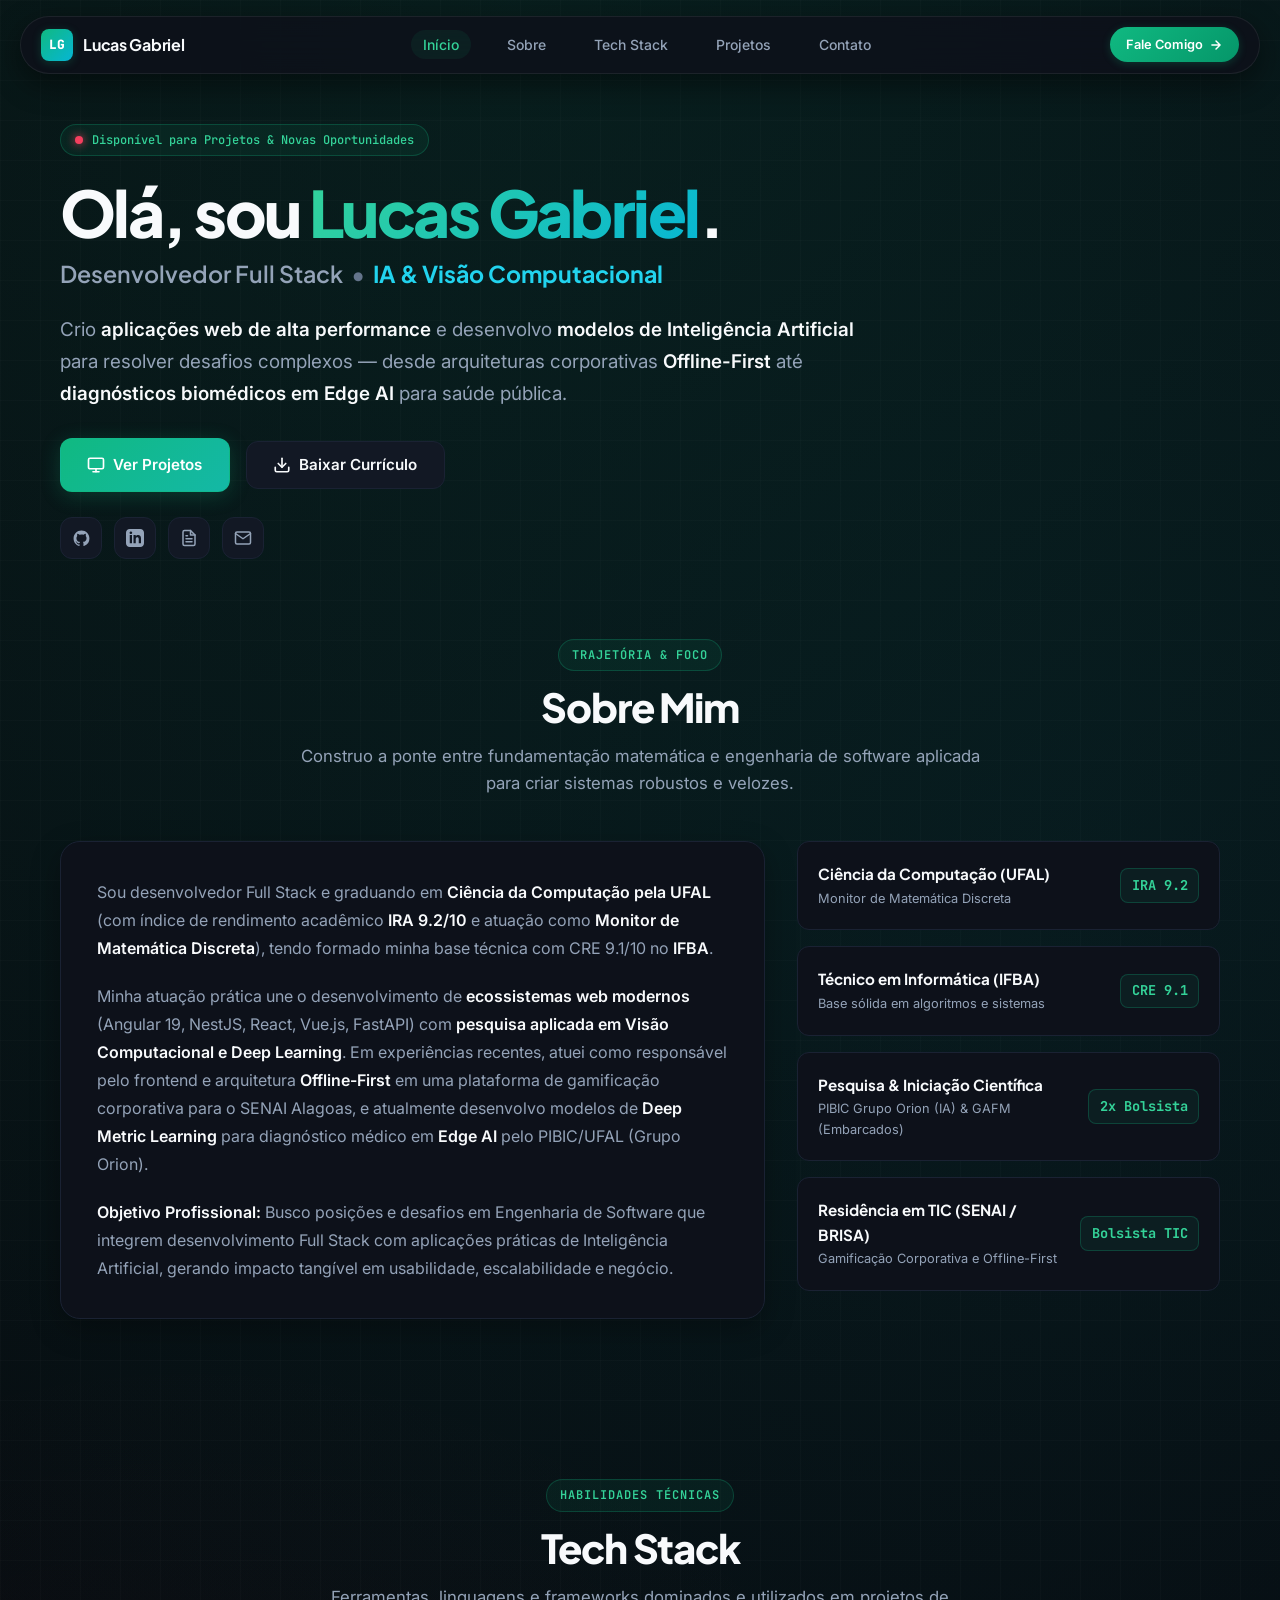
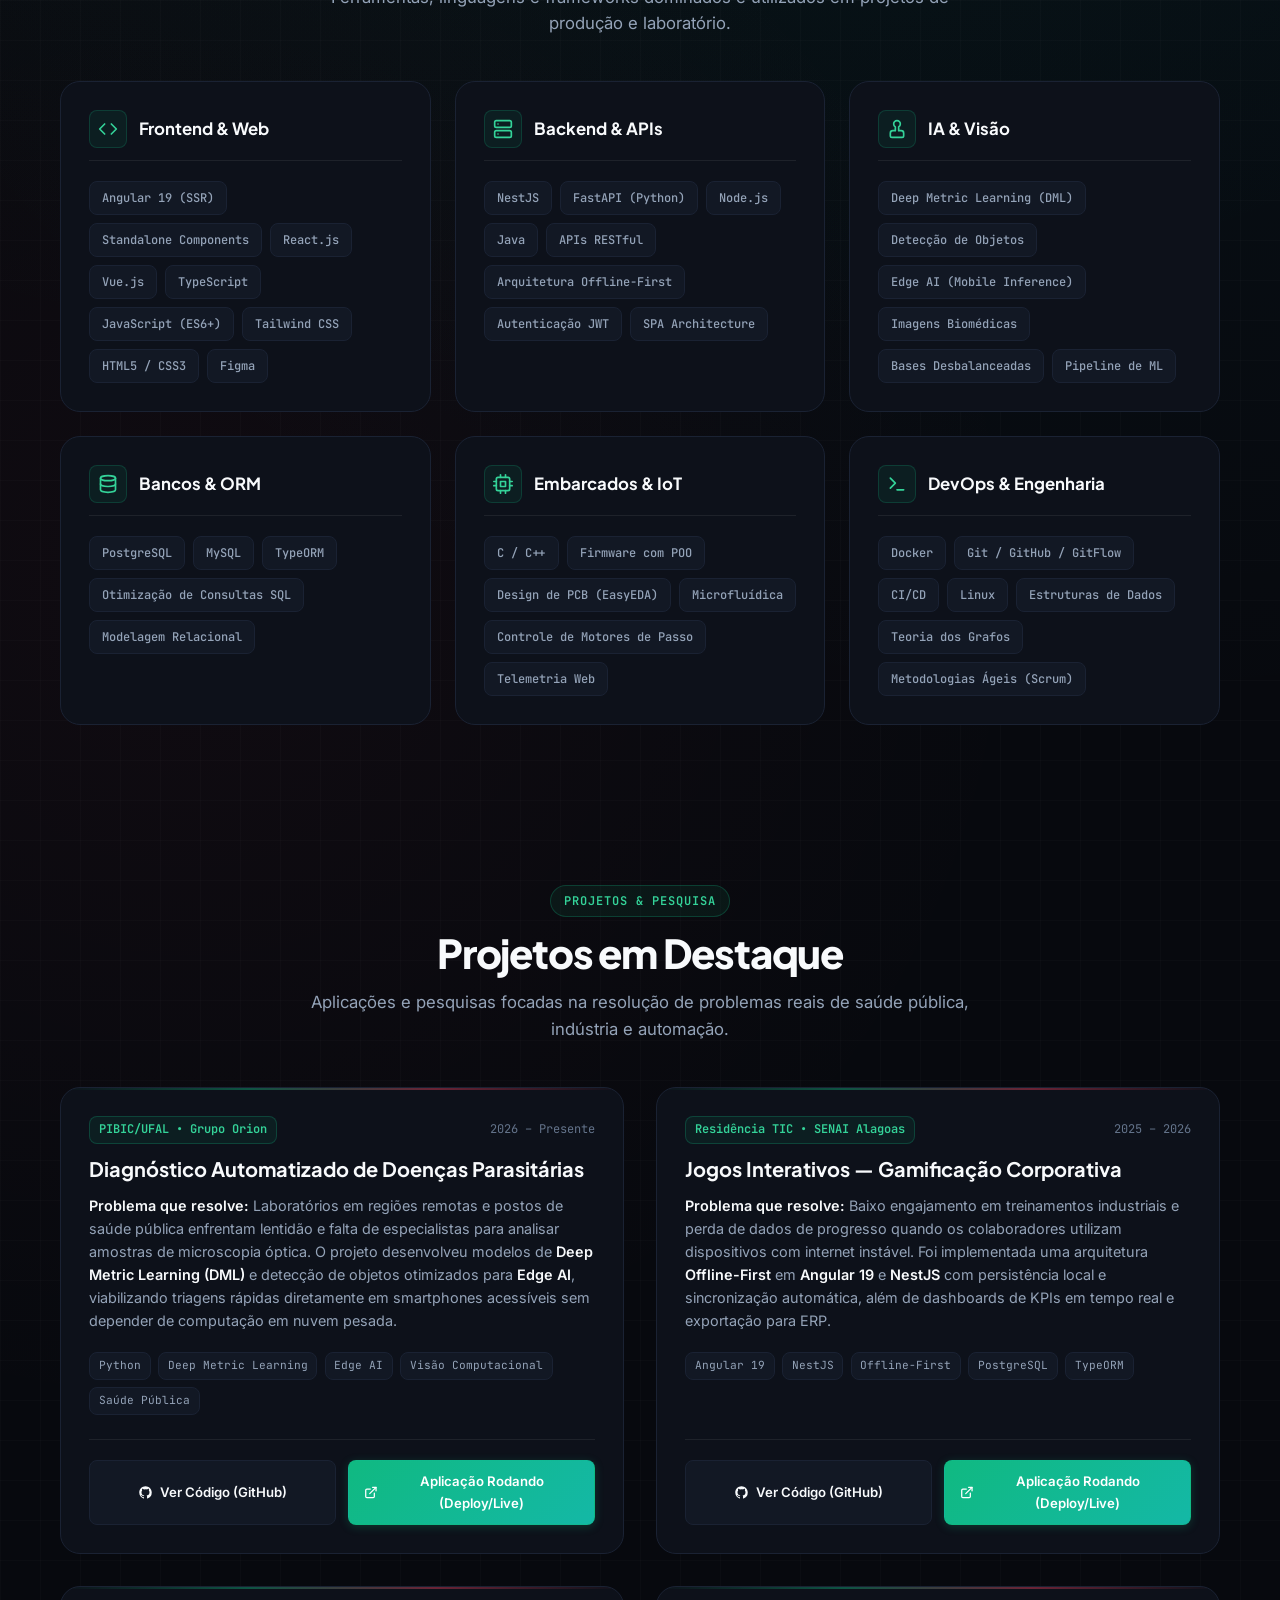
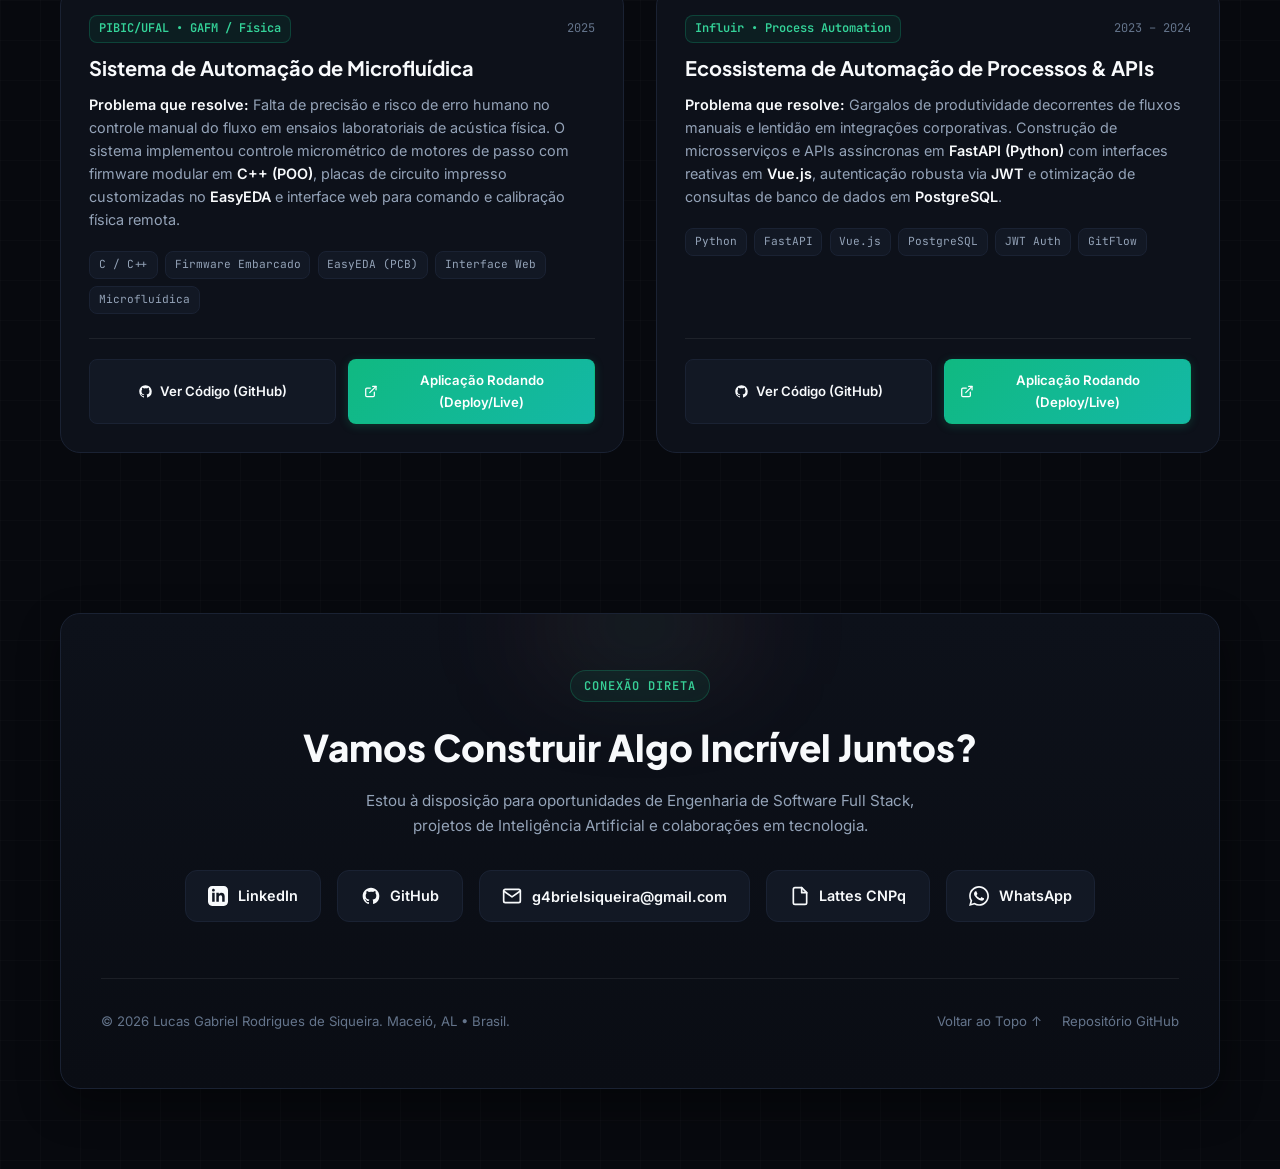
<file: components/port.html>
<!DOCTYPE html>
<html lang="pt-BR">
<head>
  <meta charset="UTF-8">
  <meta name="viewport" content="width=device-width, initial-scale=1.0">
  <title>Lucas Gabriel | Desenvolvedor Full Stack & Pesquisador em IA</title>

  <!-- Metatags para SEO & Compartilhamento -->
  <meta name="description" content="Portfólio de Lucas Gabriel Rodrigues de Siqueira. Desenvolvedor Full Stack e Pesquisador em Inteligência Artificial & Visão Computacional. UFAL | Angular, NestJS, Python, Edge AI.">
  <meta name="author" content="Lucas Gabriel Rodrigues de Siqueira">
  <meta name="keywords" content="Lucas Gabriel, Desenvolvedor Full Stack, Inteligência Artificial, Visão Computacional, Deep Metric Learning, Angular 19, NestJS, Python, FastAPI, UFAL">

  <!-- Open Graph / Redes Sociais -->
  <meta property="og:type" content="website">
  <meta property="og:title" content="Lucas Gabriel | Desenvolvedor Full Stack & Pesquisador em IA">
  <meta property="og:description" content="Engenheiro de Software Full Stack e Pesquisador em IA/Visão Computacional na UFAL (IRA 9.2). Soluções escaláveis com foco em alto impacto.">

  <!-- Tipografia: Plus Jakarta Sans, Inter, JetBrains Mono -->
  <link rel="preconnect" href="https://fonts.googleapis.com">
  <link rel="preconnect" href="https://fonts.gstatic.com" crossorigin>
  <link href="https://fonts.googleapis.com/css2?family=Inter:wght@400;500;600;700&family=JetBrains+Mono:wght@400;500;600;700&family=Plus+Jakarta+Sans:wght@600;700;800&display=swap" rel="stylesheet">

  <!-- Estilos com Caminho Relativo para Compatibilidade Total com GitHub Pages -->
  <link rel="stylesheet" href="../css/style.css">

  <!-- Script Principal Diferido com Caminho Relativo -->
  <script src="../js/main.js" defer></script>
</head>
<body>

  <!-- Toast Notification para feedback instantâneo (ex: cópia de e-mail) -->
  <div id="toast" class="toast" role="status" aria-live="polite">
    <svg class="toast-icon" width="20" height="20" viewBox="0 0 24 24" fill="none" stroke="currentColor" stroke-width="2.5" stroke-linecap="round" stroke-linejoin="round">
      <path d="M20 6L9 17l-5-5"/>
    </svg>
    <span id="toast-message">Copiado com sucesso!</span>
  </div>

  <!-- ========================================================================= -->
  <!-- HEADER & NAVEGAÇÃO FLUTUANTE (FLOATING PILL NAVBAR)                       -->
  <!-- ========================================================================= -->
  <header class="header">
    <div class="nav-container">
      <nav class="nav-pill" aria-label="Navegação Principal">
        
        <!-- Logo / Monograma -->
        <a href="#inicio" class="nav-logo" title="Voltar ao início">
          <div class="nav-logo-badge">LG</div>
          <span>Lucas Gabriel</span>
        </a>

        <!-- Links Desktop -->
        <ul class="nav-links">
          <li><a href="#inicio" class="nav-link active">Início</a></li>
          <li><a href="#sobre" class="nav-link">Sobre</a></li>
          <li><a href="#stack" class="nav-link">Tech Stack</a></li>
          <li><a href="#projetos" class="nav-link">Projetos</a></li>
          <li><a href="#contato" class="nav-link">Contato</a></li>
        </ul>

        <!-- Botão CTA Navbar & Toggle Mobile -->
        <div style="display: flex; align-items: center; gap: 0.6rem;">
          <a href="#contato" class="nav-contact-btn">
            <span>Fale Comigo</span>
            <svg width="14" height="14" viewBox="0 0 24 24" fill="none" stroke="currentColor" stroke-width="2.5" stroke-linecap="round" stroke-linejoin="round">
              <path d="M5 12h14M12 5l7 7-7 7"/>
            </svg>
          </a>

          <button id="menu-toggle" class="menu-toggle-btn" aria-label="Abrir Menu de Navegação" aria-expanded="false">
            <svg width="20" height="20" viewBox="0 0 24 24" fill="none" stroke="currentColor" stroke-width="2" stroke-linecap="round" stroke-linejoin="round">
              <line x1="3" y1="12" x2="21" y2="12"></line>
              <line x1="3" y1="6" x2="21" y2="6"></line>
              <line x1="3" y1="18" x2="21" y2="18"></line>
            </svg>
          </button>
        </div>
      </nav>

      <!-- Menu Mobile Expansível -->
      <div id="mobile-menu" class="mobile-menu" aria-label="Menu Mobile">
        <a href="#inicio" class="mobile-nav-link">Início</a>
        <a href="#sobre" class="mobile-nav-link">Sobre Mim</a>
        <a href="#stack" class="mobile-nav-link">Tech Stack</a>
        <a href="#projetos" class="mobile-nav-link">Projetos & Pesquisa</a>
        <a href="#contato" class="mobile-nav-link" style="color: var(--accent-red-light); font-weight: 600;">Entrar em Contato</a>
      </div>
    </div>
  </header>

  <main>
    <!-- ========================================================================= -->
    <!-- 1. HERO SECTION (PRIMEIRA DOBRA)                                          -->
    <!-- Quem sou, o que resolvo e CTAs obrigatórios destacados                     -->
    <!-- ========================================================================= -->
    <section id="inicio" class="section hero">
      <div class="container">
        <div class="hero-content">

          <!-- Status de Disponibilidade com Pulso -->
          <div class="hero-status">
            <span class="status-dot"></span>
            <span>Disponível para Projetos & Novas Oportunidades</span>
          </div>

          <!-- Título Direto e Objetivo -->
          <div>
            <h1 class="hero-title">
              Olá, sou <span class="highlight">Lucas Gabriel</span>.
            </h1>
            <h2 class="hero-role" style="margin-top: 0.5rem;">
              <span>Desenvolvedor Full Stack</span>
              <span style="color: var(--text-muted);">&bull;</span>
              <span class="hero-role-badge">IA & Visão Computacional</span>
            </h2>
          </div>

          <!-- O que resolvo (Proposta de Valor Clara) -->
          <p class="hero-desc">
            Crio <strong>aplicações web de alta performance</strong> e desenvolvo <strong>modelos de Inteligência Artificial</strong> para resolver desafios complexos — desde arquiteturas corporativas <strong>Offline-First</strong> até <strong>diagnósticos biomédicos em Edge AI</strong> para saúde pública.
          </p>

          <!-- CTAs OBRIGATÓRIOS: 'Ver Projetos' e 'Baixar Currículo' -->
          <div class="hero-actions">
            <!-- Botão 1: Destacado 'Ver Projetos' -->
            <a href="#projetos" class="btn btn-primary">
              <svg width="18" height="18" viewBox="0 0 24 24" fill="none" stroke="currentColor" stroke-width="2.2" stroke-linecap="round" stroke-linejoin="round">
                <rect x="2" y="3" width="20" height="14" rx="2" ry="2"></rect>
                <line x1="8" y1="21" x2="16" y2="21"></line>
                <line x1="12" y1="17" x2="12" y2="21"></line>
              </svg>
              <span>Ver Projetos</span>
            </a>

            <!-- Botão 2: Secundário 'Baixar Currículo' -->
            <button onclick="baixarCurriculo(event)" class="btn btn-secondary">
              <svg width="18" height="18" viewBox="0 0 24 24" fill="none" stroke="currentColor" stroke-width="2.2" stroke-linecap="round" stroke-linejoin="round">
                <path d="M21 15v4a2 2 0 0 1-2 2H5a2 2 0 0 1-2-2v-4"></path>
                <polyline points="7 10 12 15 17 10"></polyline>
                <line x1="12" y1="15" x2="12" y2="3"></line>
              </svg>
              <span>Baixar Currículo</span>
            </button>
          </div>

          <!-- Links Sociais Rápidos -->
          <div class="hero-socials">
            <a href="https://github.com/g4brielsiq" target="_blank" rel="noopener noreferrer" class="social-icon-btn" title="GitHub (g4brielsiq)" aria-label="GitHub">
              <svg width="19" height="19" viewBox="0 0 24 24" fill="currentColor">
                <path fill-rule="evenodd" clip-rule="evenodd" d="M12 2C6.477 2 2 6.484 2 12.017c0 4.425 2.865 8.18 6.839 9.504.5.092.682-.217.682-.483 0-.237-.008-.868-.013-1.703-2.782.605-3.369-1.343-3.369-1.343-.454-1.158-1.11-1.466-1.11-1.466-.908-.62.069-.608.069-.608 1.003.07 1.53 1.032 1.53 1.032.892 1.53 2.341 1.088 2.91.832.092-.647.35-1.088.636-1.338-2.22-.253-4.555-1.113-4.555-4.951 0-1.093.39-1.988 1.029-2.688-.103-.253-.446-1.272.098-2.65 0 0 .84-.27 2.75 1.026A9.564 9.564 0 0112 6.844c.85.004 1.705.115 2.504.337 1.909-1.296 2.747-1.027 2.747-1.027.546 1.379.202 2.398.1 2.651.64.7 1.028 1.595 1.028 2.688 0 3.848-2.339 4.695-4.566 4.943.359.309.678.92.678 1.855 0 1.338-.012 2.419-.012 2.747 0 .268.18.58.688.482A10.019 10.019 0 0022 12.017C22 6.484 17.522 2 12 2z"/>
              </svg>
            </a>

            <a href="https://www.linkedin.com/in/lucasgabrieldeveloper" target="_blank" rel="noopener noreferrer" class="social-icon-btn" title="LinkedIn" aria-label="LinkedIn">
              <svg width="18" height="18" viewBox="0 0 24 24" fill="currentColor">
                <path d="M19 0h-14c-2.761 0-5 2.239-5 5v14c0 2.761 2.239 5 5 5h14c2.762 0 5-2.239 5-5v-14c0-2.761-2.238-5-5-5zm-11 19h-3v-11h3v11zm-1.5-12.268c-.966 0-1.75-.79-1.75-1.764s.784-1.764 1.75-1.764 1.75.79 1.75 1.764-.783 1.764-1.75 1.764zm13.5 12.268h-3v-5.604c0-3.368-4-3.113-4 0v5.604h-3v-11h3v1.765c1.396-2.586 7-2.777 7 2.476v6.759z"/>
              </svg>
            </a>

            <a href="http://lattes.cnpq.br/0990440691214951" target="_blank" rel="noopener noreferrer" class="social-icon-btn" title="Currículo Lattes (CNPq)" aria-label="Currículo Lattes">
              <svg width="18" height="18" viewBox="0 0 24 24" fill="none" stroke="currentColor" stroke-width="2" stroke-linecap="round" stroke-linejoin="round">
                <path d="M14 2H6a2 2 0 0 0-2 2v16a2 2 0 0 0 2 2h12a2 2 0 0 0 2-2V8z"></path>
                <polyline points="14 2 14 8 20 8"></polyline>
                <line x1="16" y1="13" x2="8" y2="13"></line>
                <line x1="16" y1="17" x2="8" y2="17"></line>
                <polyline points="10 9 9 9 8 9"></polyline>
              </svg>
            </a>

            <button onclick="copiarEmail(event)" class="social-icon-btn" title="Copiar E-mail" aria-label="Copiar E-mail">
              <svg width="18" height="18" viewBox="0 0 24 24" fill="none" stroke="currentColor" stroke-width="2" stroke-linecap="round" stroke-linejoin="round">
                <path d="M4 4h16c1.1 0 2 .9 2 2v12c0 1.1-.9 2-2 2H4c-1.1 0-2-.9-2-2V6c0-1.1.9-2 2-2z"></path>
                <polyline points="22,6 12,13 2,6"></polyline>
              </svg>
            </button>
          </div>

        </div>
      </div>
    </section>

    <!-- ========================================================================= -->
    <!-- 2. SOBRE MIM                                                              -->
    <!-- Resumo da trajetória técnica e objetivos profissionais                     -->
    <!-- ========================================================================= -->
    <section id="sobre" class="section">
      <div class="container">
        
        <div class="section-header">
          <span class="section-badge">Trajetória & Foco</span>
          <h2 class="section-title">Sobre Mim</h2>
          <p class="section-desc">
            Construo a ponte entre fundamentação matemática e engenharia de software aplicada para criar sistemas robustos e velozes.
          </p>
        </div>

        <div class="about-grid">
          
          <!-- Narrativa Profissional -->
          <div class="about-text-card">
            <p>
              Sou desenvolvedor Full Stack e graduando em <strong>Ciência da Computação pela UFAL</strong> (com índice de rendimento acadêmico <strong>IRA 9.2/10</strong> e atuação como <strong>Monitor de Matemática Discreta</strong>), tendo formado minha base técnica com CRE 9.1/10 no <strong>IFBA</strong>.
            </p>
            <p>
              Minha atuação prática une o desenvolvimento de <strong>ecossistemas web modernos</strong> (Angular 19, NestJS, React, Vue.js, FastAPI) com <strong>pesquisa aplicada em Visão Computacional e Deep Learning</strong>. Em experiências recentes, atuei como responsável pelo frontend e arquitetura <strong>Offline-First</strong> em uma plataforma de gamificação corporativa para o SENAI Alagoas, e atualmente desenvolvo modelos de <strong>Deep Metric Learning</strong> para diagnóstico médico em <strong>Edge AI</strong> pelo PIBIC/UFAL (Grupo Orion).
            </p>
            <p>
              <strong>Objetivo Profissional:</strong> Busco posições e desafios em Engenharia de Software que integrem desenvolvimento Full Stack com aplicações práticas de Inteligência Artificial, gerando impacto tangível em usabilidade, escalabilidade e negócio.
            </p>
          </div>

          <!-- Métricas e Autoridade Técnica -->
          <div class="about-highlights-card">
            
            <div class="stat-item">
              <div class="stat-info">
                <h4>Ciência da Computação (UFAL)</h4>
                <p>Monitor de Matemática Discreta</p>
              </div>
              <span class="stat-badge">IRA 9.2</span>
            </div>

            <div class="stat-item">
              <div class="stat-info">
                <h4>Técnico em Informática (IFBA)</h4>
                <p>Base sólida em algoritmos e sistemas</p>
              </div>
              <span class="stat-badge">CRE 9.1</span>
            </div>

            <div class="stat-item">
              <div class="stat-info">
                <h4>Pesquisa & Iniciação Científica</h4>
                <p>PIBIC Grupo Orion (IA) & GAFM (Embarcados)</p>
              </div>
              <span class="stat-badge">2x Bolsista</span>
            </div>

            <div class="stat-item">
              <div class="stat-info">
                <h4>Residência em TIC (SENAI / BRISA)</h4>
                <p>Gamificação Corporativa e Offline-First</p>
              </div>
              <span class="stat-badge">Bolsista TIC</span>
            </div>

          </div>

        </div>

      </div>
    </section>

    <!-- ========================================================================= -->
    <!-- 3. TECH STACK                                                             -->
    <!-- Organizado por categorias, tags e ícones limpos (SEM porcentagens)        -->
    <!-- ========================================================================= -->
    <section id="stack" class="section">
      <div class="container">
        
        <div class="section-header">
          <span class="section-badge">Habilidades Técnicas</span>
          <h2 class="section-title">Tech Stack</h2>
          <p class="section-desc">
            Ferramentas, linguagens e frameworks dominados e utilizados em projetos de produção e laboratório.
          </p>
        </div>

        <div class="stack-grid">
          
          <!-- Categoria 1: Frontend & Web -->
          <div class="stack-category-card">
            <div class="category-header">
              <div class="category-icon">
                <svg width="20" height="20" viewBox="0 0 24 24" fill="none" stroke="currentColor" stroke-width="2" stroke-linecap="round" stroke-linejoin="round">
                  <polyline points="16 18 22 12 16 6"></polyline>
                  <polyline points="8 6 2 12 8 18"></polyline>
                </svg>
              </div>
              <h3 class="category-title">Frontend & Web</h3>
            </div>
            <div class="tags-list">
              <span class="tech-tag">Angular 19 (SSR)</span>
              <span class="tech-tag">Standalone Components</span>
              <span class="tech-tag">React.js</span>
              <span class="tech-tag">Vue.js</span>
              <span class="tech-tag">TypeScript</span>
              <span class="tech-tag">JavaScript (ES6+)</span>
              <span class="tech-tag">Tailwind CSS</span>
              <span class="tech-tag">HTML5 / CSS3</span>
              <span class="tech-tag">Figma</span>
            </div>
          </div>

          <!-- Categoria 2: Backend & APIs -->
          <div class="stack-category-card">
            <div class="category-header">
              <div class="category-icon">
                <svg width="20" height="20" viewBox="0 0 24 24" fill="none" stroke="currentColor" stroke-width="2" stroke-linecap="round" stroke-linejoin="round">
                  <rect x="2" y="2" width="20" height="8" rx="2" ry="2"></rect>
                  <rect x="2" y="14" width="20" height="8" rx="2" ry="2"></rect>
                  <line x1="6" y1="6" x2="6.01" y2="6"></line>
                  <line x1="6" y1="18" x2="6.01" y2="18"></line>
                </svg>
              </div>
              <h3 class="category-title">Backend & APIs</h3>
            </div>
            <div class="tags-list">
              <span class="tech-tag">NestJS</span>
              <span class="tech-tag">FastAPI (Python)</span>
              <span class="tech-tag">Node.js</span>
              <span class="tech-tag">Java</span>
              <span class="tech-tag">APIs RESTful</span>
              <span class="tech-tag">Arquitetura Offline-First</span>
              <span class="tech-tag">Autenticação JWT</span>
              <span class="tech-tag">SPA Architecture</span>
            </div>
          </div>

          <!-- Categoria 3: IA & Visão Computacional -->
          <div class="stack-category-card">
            <div class="category-header">
              <div class="category-icon">
                <svg width="20" height="20" viewBox="0 0 24 24" fill="none" stroke="currentColor" stroke-width="2" stroke-linecap="round" stroke-linejoin="round">
                  <path d="M12 2a4 4 0 0 1 4 4c0 1.5-.8 2.8-2 3.5V14h3a3 3 0 0 1 3 3v3a2 2 0 0 1-2 2H6a2 2 0 0 1-2-2v-3a3 3 0 0 1 3-3h3V9.5C8.8 8.8 8 7.5 8 6a4 4 0 0 1 4-4z"></path>
                </svg>
              </div>
              <h3 class="category-title">IA & Visão</h3>
            </div>
            <div class="tags-list">
              <span class="tech-tag">Deep Metric Learning (DML)</span>
              <span class="tech-tag">Detecção de Objetos</span>
              <span class="tech-tag">Edge AI (Mobile Inference)</span>
              <span class="tech-tag">Imagens Biomédicas</span>
              <span class="tech-tag">Bases Desbalanceadas</span>
              <span class="tech-tag">Pipeline de ML</span>
            </div>
          </div>

          <!-- Categoria 4: Bancos de Dados -->
          <div class="stack-category-card">
            <div class="category-header">
              <div class="category-icon">
                <svg width="20" height="20" viewBox="0 0 24 24" fill="none" stroke="currentColor" stroke-width="2" stroke-linecap="round" stroke-linejoin="round">
                  <ellipse cx="12" cy="5" rx="9" ry="3"></ellipse>
                  <path d="M21 12c0 1.66-4 3-9 3s-9-1.34-9-3"></path>
                  <path d="M3 5v14c0 1.66 4 3 9 3s9-1.34 9-3V5"></path>
                </svg>
              </div>
              <h3 class="category-title">Bancos & ORM</h3>
            </div>
            <div class="tags-list">
              <span class="tech-tag">PostgreSQL</span>
              <span class="tech-tag">MySQL</span>
              <span class="tech-tag">TypeORM</span>
              <span class="tech-tag">Otimização de Consultas SQL</span>
              <span class="tech-tag">Modelagem Relacional</span>
            </div>
          </div>

          <!-- Categoria 5: Embarcados & Hardware -->
          <div class="stack-category-card">
            <div class="category-header">
              <div class="category-icon">
                <svg width="20" height="20" viewBox="0 0 24 24" fill="none" stroke="currentColor" stroke-width="2" stroke-linecap="round" stroke-linejoin="round">
                  <rect x="4" y="4" width="16" height="16" rx="2"></rect>
                  <rect x="9" y="9" width="6" height="6"></rect>
                  <line x1="9" y1="1" x2="9" y2="4"></line>
                  <line x1="15" y1="1" x2="15" y2="4"></line>
                  <line x1="9" y1="20" x2="9" y2="23"></line>
                  <line x1="15" y1="20" x2="15" y2="23"></line>
                  <line x1="20" y1="9" x2="23" y2="9"></line>
                  <line x1="20" y1="14" x2="23" y2="14"></line>
                  <line x1="1" y1="9" x2="4" y2="9"></line>
                  <line x1="1" y1="14" x2="4" y2="14"></line>
                </svg>
              </div>
              <h3 class="category-title">Embarcados & IoT</h3>
            </div>
            <div class="tags-list">
              <span class="tech-tag">C / C++</span>
              <span class="tech-tag">Firmware com POO</span>
              <span class="tech-tag">Design de PCB (EasyEDA)</span>
              <span class="tech-tag">Microfluídica</span>
              <span class="tech-tag">Controle de Motores de Passo</span>
              <span class="tech-tag">Telemetria Web</span>
            </div>
          </div>

          <!-- Categoria 6: DevOps & Fundamentos -->
          <div class="stack-category-card">
            <div class="category-header">
              <div class="category-icon">
                <svg width="20" height="20" viewBox="0 0 24 24" fill="none" stroke="currentColor" stroke-width="2" stroke-linecap="round" stroke-linejoin="round">
                  <polyline points="4 17 10 11 4 5"></polyline>
                  <line x1="12" y1="19" x2="20" y2="19"></line>
                </svg>
              </div>
              <h3 class="category-title">DevOps & Engenharia</h3>
            </div>
            <div class="tags-list">
              <span class="tech-tag">Docker</span>
              <span class="tech-tag">Git / GitHub / GitFlow</span>
              <span class="tech-tag">CI/CD</span>
              <span class="tech-tag">Linux</span>
              <span class="tech-tag">Estruturas de Dados</span>
              <span class="tech-tag">Teoria dos Grafos</span>
              <span class="tech-tag">Metodologias Ágeis (Scrum)</span>
            </div>
          </div>

        </div>

      </div>
    </section>

    <!-- ========================================================================= -->
    <!-- 4. PROJETOS                                                               -->
    <!-- Título, Problema que resolve, Tags e 2 botões claros (GitHub & Deploy)     -->
    <!-- ========================================================================= -->
    <section id="projetos" class="section">
      <div class="container">
        
        <div class="section-header">
          <span class="section-badge">Projetos & Pesquisa</span>
          <h2 class="section-title">Projetos em Destaque</h2>
          <p class="section-desc">
            Aplicações e pesquisas focadas na resolução de problemas reais de saúde pública, indústria e automação.
          </p>
        </div>

        <div class="projects-grid">
          
          <!-- PROJETO 1: PIBIC Orion (IA & Visão Computacional) -->
          <article class="project-card">
            <div>
              <div class="project-meta">
                <span class="project-institution">PIBIC/UFAL • Grupo Orion</span>
                <span class="project-year">2026 – Presente</span>
              </div>

              <h3 class="project-title">Diagnóstico Automatizado de Doenças Parasitárias</h3>

              <p class="project-problem">
                <strong>Problema que resolve:</strong> Laboratórios em regiões remotas e postos de saúde pública enfrentam lentidão e falta de especialistas para analisar amostras de microscopia óptica. O projeto desenvolveu modelos de <strong>Deep Metric Learning (DML)</strong> e detecção de objetos otimizados para <strong>Edge AI</strong>, viabilizando triagens rápidas diretamente em smartphones acessíveis sem depender de computação em nuvem pesada.
              </p>

              <div class="project-techs">
                <span class="project-tech-badge">Python</span>
                <span class="project-tech-badge">Deep Metric Learning</span>
                <span class="project-tech-badge">Edge AI</span>
                <span class="project-tech-badge">Visão Computacional</span>
                <span class="project-tech-badge">Saúde Pública</span>
              </div>
            </div>

            <!-- Dois Botões Obrigatórios: 'Ver Código (GitHub)' e 'Aplicação Rodando (Deploy/Live)' -->
            <div class="project-buttons">
              <a href="https://github.com/g4brielsiq" target="_blank" rel="noopener noreferrer" class="project-btn project-btn-code">
                <svg width="15" height="15" viewBox="0 0 24 24" fill="currentColor">
                  <path fill-rule="evenodd" clip-rule="evenodd" d="M12 2C6.477 2 2 6.484 2 12.017c0 4.425 2.865 8.18 6.839 9.504.5.092.682-.217.682-.483 0-.237-.008-.868-.013-1.703-2.782.605-3.369-1.343-3.369-1.343-.454-1.158-1.11-1.466-1.11-1.466-.908-.62.069-.608.069-.608 1.003.07 1.53 1.032 1.53 1.032.892 1.53 2.341 1.088 2.91.832.092-.647.35-1.088.636-1.338-2.22-.253-4.555-1.113-4.555-4.951 0-1.093.39-1.988 1.029-2.688-.103-.253-.446-1.272.098-2.65 0 0 .84-.27 2.75 1.026A9.564 9.564 0 0112 6.844c.85.004 1.705.115 2.504.337 1.909-1.296 2.747-1.027 2.747-1.027.546 1.379.202 2.398.1 2.651.64.7 1.028 1.595 1.028 2.688 0 3.848-2.339 4.695-4.566 4.943.359.309.678.92.678 1.855 0 1.338-.012 2.419-.012 2.747 0 .268.18.58.688.482A10.019 10.019 0 0022 12.017C22 6.484 17.522 2 12 2z"/>
                </svg>
                <span>Ver Código (GitHub)</span>
              </a>

              <a href="http://lattes.cnpq.br/0990440691214951" target="_blank" rel="noopener noreferrer" class="project-btn project-btn-live">
                <svg width="15" height="15" viewBox="0 0 24 24" fill="none" stroke="currentColor" stroke-width="2.2" stroke-linecap="round" stroke-linejoin="round">
                  <path d="M18 13v6a2 2 0 0 1-2 2H5a2 2 0 0 1-2-2V8a2 2 0 0 1 2-2h6"></path>
                  <polyline points="15 3 21 3 21 9"></polyline>
                  <line x1="10" y1="14" x2="21" y2="3"></line>
                </svg>
                <span>Aplicação Rodando (Deploy/Live)</span>
              </a>
            </div>
          </article>

          <!-- PROJETO 2: Plataforma de Gamificação (SENAI Alagoas / BRISA) -->
          <article class="project-card">
            <div>
              <div class="project-meta">
                <span class="project-institution">Residência TIC • SENAI Alagoas</span>
                <span class="project-year">2025 – 2026</span>
              </div>

              <h3 class="project-title">Jogos Interativos — Gamificação Corporativa</h3>

              <p class="project-problem">
                <strong>Problema que resolve:</strong> Baixo engajamento em treinamentos industriais e perda de dados de progresso quando os colaboradores utilizam dispositivos com internet instável. Foi implementada uma arquitetura <strong>Offline-First</strong> em <strong>Angular 19</strong> e <strong>NestJS</strong> com persistência local e sincronização automática, além de dashboards de KPIs em tempo real e exportação para ERP.
              </p>

              <div class="project-techs">
                <span class="project-tech-badge">Angular 19</span>
                <span class="project-tech-badge">NestJS</span>
                <span class="project-tech-badge">Offline-First</span>
                <span class="project-tech-badge">PostgreSQL</span>
                <span class="project-tech-badge">TypeORM</span>
              </div>
            </div>

            <!-- Dois Botões Obrigatórios: 'Ver Código (GitHub)' e 'Aplicação Rodando (Deploy/Live)' -->
            <div class="project-buttons">
              <a href="https://github.com/g4brielsiq" target="_blank" rel="noopener noreferrer" class="project-btn project-btn-code">
                <svg width="15" height="15" viewBox="0 0 24 24" fill="currentColor">
                  <path fill-rule="evenodd" clip-rule="evenodd" d="M12 2C6.477 2 2 6.484 2 12.017c0 4.425 2.865 8.18 6.839 9.504.5.092.682-.217.682-.483 0-.237-.008-.868-.013-1.703-2.782.605-3.369-1.343-3.369-1.343-.454-1.158-1.11-1.466-1.11-1.466-.908-.62.069-.608.069-.608 1.003.07 1.53 1.032 1.53 1.032.892 1.53 2.341 1.088 2.91.832.092-.647.35-1.088.636-1.338-2.22-.253-4.555-1.113-4.555-4.951 0-1.093.39-1.988 1.029-2.688-.103-.253-.446-1.272.098-2.65 0 0 .84-.27 2.75 1.026A9.564 9.564 0 0112 6.844c.85.004 1.705.115 2.504.337 1.909-1.296 2.747-1.027 2.747-1.027.546 1.379.202 2.398.1 2.651.64.7 1.028 1.595 1.028 2.688 0 3.848-2.339 4.695-4.566 4.943.359.309.678.92.678 1.855 0 1.338-.012 2.419-.012 2.747 0 .268.18.58.688.482A10.019 10.019 0 0022 12.017C22 6.484 17.522 2 12 2z"/>
                </svg>
                <span>Ver Código (GitHub)</span>
              </a>

              <a href="https://github.com/g4brielsiq/Portifolio-g4briel" target="_blank" rel="noopener noreferrer" class="project-btn project-btn-live">
                <svg width="15" height="15" viewBox="0 0 24 24" fill="none" stroke="currentColor" stroke-width="2.2" stroke-linecap="round" stroke-linejoin="round">
                  <path d="M18 13v6a2 2 0 0 1-2 2H5a2 2 0 0 1-2-2V8a2 2 0 0 1 2-2h6"></path>
                  <polyline points="15 3 21 3 21 9"></polyline>
                  <line x1="10" y1="14" x2="21" y2="3"></line>
                </svg>
                <span>Aplicação Rodando (Deploy/Live)</span>
              </a>
            </div>
          </article>

          <!-- PROJETO 3: Microfluídica & Automação (PIBIC/UFAL - GAFM) -->
          <article class="project-card">
            <div>
              <div class="project-meta">
                <span class="project-institution">PIBIC/UFAL • GAFM / Física</span>
                <span class="project-year">2025</span>
              </div>

              <h3 class="project-title">Sistema de Automação de Microfluídica</h3>

              <p class="project-problem">
                <strong>Problema que resolve:</strong> Falta de precisão e risco de erro humano no controle manual do fluxo em ensaios laboratoriais de acústica física. O sistema implementou controle micrométrico de motores de passo com firmware modular em <strong>C++ (POO)</strong>, placas de circuito impresso customizadas no <strong>EasyEDA</strong> e interface web para comando e calibração física remota.
              </p>

              <div class="project-techs">
                <span class="project-tech-badge">C / C++</span>
                <span class="project-tech-badge">Firmware Embarcado</span>
                <span class="project-tech-badge">EasyEDA (PCB)</span>
                <span class="project-tech-badge">Interface Web</span>
                <span class="project-tech-badge">Microfluídica</span>
              </div>
            </div>

            <!-- Dois Botões Obrigatórios: 'Ver Código (GitHub)' e 'Aplicação Rodando (Deploy/Live)' -->
            <div class="project-buttons">
              <a href="https://github.com/g4brielsiq" target="_blank" rel="noopener noreferrer" class="project-btn project-btn-code">
                <svg width="15" height="15" viewBox="0 0 24 24" fill="currentColor">
                  <path fill-rule="evenodd" clip-rule="evenodd" d="M12 2C6.477 2 2 6.484 2 12.017c0 4.425 2.865 8.18 6.839 9.504.5.092.682-.217.682-.483 0-.237-.008-.868-.013-1.703-2.782.605-3.369-1.343-3.369-1.343-.454-1.158-1.11-1.466-1.11-1.466-.908-.62.069-.608.069-.608 1.003.07 1.53 1.032 1.53 1.032.892 1.53 2.341 1.088 2.91.832.092-.647.35-1.088.636-1.338-2.22-.253-4.555-1.113-4.555-4.951 0-1.093.39-1.988 1.029-2.688-.103-.253-.446-1.272.098-2.65 0 0 .84-.27 2.75 1.026A9.564 9.564 0 0112 6.844c.85.004 1.705.115 2.504.337 1.909-1.296 2.747-1.027 2.747-1.027.546 1.379.202 2.398.1 2.651.64.7 1.028 1.595 1.028 2.688 0 3.848-2.339 4.695-4.566 4.943.359.309.678.92.678 1.855 0 1.338-.012 2.419-.012 2.747 0 .268.18.58.688.482A10.019 10.019 0 0022 12.017C22 6.484 17.522 2 12 2z"/>
                </svg>
                <span>Ver Código (GitHub)</span>
              </a>

              <a href="http://lattes.cnpq.br/0990440691214951" target="_blank" rel="noopener noreferrer" class="project-btn project-btn-live">
                <svg width="15" height="15" viewBox="0 0 24 24" fill="none" stroke="currentColor" stroke-width="2.2" stroke-linecap="round" stroke-linejoin="round">
                  <path d="M18 13v6a2 2 0 0 1-2 2H5a2 2 0 0 1-2-2V8a2 2 0 0 1 2-2h6"></path>
                  <polyline points="15 3 21 3 21 9"></polyline>
                  <line x1="10" y1="14" x2="21" y2="3"></line>
                </svg>
                <span>Aplicação Rodando (Deploy/Live)</span>
              </a>
            </div>
          </article>

          <!-- PROJETO 4: Influir - Automação de Processos -->
          <article class="project-card">
            <div>
              <div class="project-meta">
                <span class="project-institution">Influir • Process Automation</span>
                <span class="project-year">2023 – 2024</span>
              </div>

              <h3 class="project-title">Ecossistema de Automação de Processos & APIs</h3>

              <p class="project-problem">
                <strong>Problema que resolve:</strong> Gargalos de produtividade decorrentes de fluxos manuais e lentidão em integrações corporativas. Construção de microsserviços e APIs assíncronas em <strong>FastAPI (Python)</strong> com interfaces reativas em <strong>Vue.js</strong>, autenticação robusta via <strong>JWT</strong> e otimização de consultas de banco de dados em <strong>PostgreSQL</strong>.
              </p>

              <div class="project-techs">
                <span class="project-tech-badge">Python</span>
                <span class="project-tech-badge">FastAPI</span>
                <span class="project-tech-badge">Vue.js</span>
                <span class="project-tech-badge">PostgreSQL</span>
                <span class="project-tech-badge">JWT Auth</span>
                <span class="project-tech-badge">GitFlow</span>
              </div>
            </div>

            <!-- Dois Botões Obrigatórios: 'Ver Código (GitHub)' e 'Aplicação Rodando (Deploy/Live)' -->
            <div class="project-buttons">
              <a href="https://github.com/g4brielsiq" target="_blank" rel="noopener noreferrer" class="project-btn project-btn-code">
                <svg width="15" height="15" viewBox="0 0 24 24" fill="currentColor">
                  <path fill-rule="evenodd" clip-rule="evenodd" d="M12 2C6.477 2 2 6.484 2 12.017c0 4.425 2.865 8.18 6.839 9.504.5.092.682-.217.682-.483 0-.237-.008-.868-.013-1.703-2.782.605-3.369-1.343-3.369-1.343-.454-1.158-1.11-1.466-1.11-1.466-.908-.62.069-.608.069-.608 1.003.07 1.53 1.032 1.53 1.032.892 1.53 2.341 1.088 2.91.832.092-.647.35-1.088.636-1.338-2.22-.253-4.555-1.113-4.555-4.951 0-1.093.39-1.988 1.029-2.688-.103-.253-.446-1.272.098-2.65 0 0 .84-.27 2.75 1.026A9.564 9.564 0 0112 6.844c.85.004 1.705.115 2.504.337 1.909-1.296 2.747-1.027 2.747-1.027.546 1.379.202 2.398.1 2.651.64.7 1.028 1.595 1.028 2.688 0 3.848-2.339 4.695-4.566 4.943.359.309.678.92.678 1.855 0 1.338-.012 2.419-.012 2.747 0 .268.18.58.688.482A10.019 10.019 0 0022 12.017C22 6.484 17.522 2 12 2z"/>
                </svg>
                <span>Ver Código (GitHub)</span>
              </a>

              <a href="https://www.linkedin.com/in/lucasgabrieldeveloper" target="_blank" rel="noopener noreferrer" class="project-btn project-btn-live">
                <svg width="15" height="15" viewBox="0 0 24 24" fill="none" stroke="currentColor" stroke-width="2.2" stroke-linecap="round" stroke-linejoin="round">
                  <path d="M18 13v6a2 2 0 0 1-2 2H5a2 2 0 0 1-2-2V8a2 2 0 0 1 2-2h6"></path>
                  <polyline points="15 3 21 3 21 9"></polyline>
                  <line x1="10" y1="14" x2="21" y2="3"></line>
                </svg>
                <span>Aplicação Rodando (Deploy/Live)</span>
              </a>
            </div>
          </article>

        </div>

      </div>
    </section>

    <!-- ========================================================================= -->
    <!-- 5. CONTATO & RODAPÉ                                                       -->
    <!-- Links diretos e acessíveis para LinkedIn, GitHub e E-mail                  -->
    <!-- ========================================================================= -->
    <section id="contato" class="section">
      <div class="container">
        
        <div class="contact-card">
          <span class="section-badge" style="margin-bottom: 1rem;">Conexão Direta</span>
          <h2 class="contact-title">Vamos Construir Algo Incrível Juntos?</h2>
          <p class="contact-desc">
            Estou à disposição para oportunidades de Engenharia de Software Full Stack, projetos de Inteligência Artificial e colaborações em tecnologia.
          </p>

          <!-- Links Diretos e Acessíveis Obrigatórios -->
          <div class="contact-links-grid">
            
            <!-- LinkedIn -->
            <a href="https://www.linkedin.com/in/lucasgabrieldeveloper" target="_blank" rel="noopener noreferrer" class="contact-link-item" title="LinkedIn Oficial">
              <svg width="20" height="20" viewBox="0 0 24 24" fill="currentColor">
                <path d="M19 0h-14c-2.761 0-5 2.239-5 5v14c0 2.761 2.239 5 5 5h14c2.762 0 5-2.239 5-5v-14c0-2.761-2.238-5-5-5zm-11 19h-3v-11h3v11zm-1.5-12.268c-.966 0-1.75-.79-1.75-1.764s.784-1.764 1.75-1.764 1.75.79 1.75 1.764-.783 1.764-1.75 1.764zm13.5 12.268h-3v-5.604c0-3.368-4-3.113-4 0v5.604h-3v-11h3v1.765c1.396-2.586 7-2.777 7 2.476v6.759z"/>
              </svg>
              <span>LinkedIn</span>
            </a>

            <!-- GitHub -->
            <a href="https://github.com/g4brielsiq" target="_blank" rel="noopener noreferrer" class="contact-link-item" title="Perfil GitHub">
              <svg width="20" height="20" viewBox="0 0 24 24" fill="currentColor">
                <path fill-rule="evenodd" clip-rule="evenodd" d="M12 2C6.477 2 2 6.484 2 12.017c0 4.425 2.865 8.18 6.839 9.504.5.092.682-.217.682-.483 0-.237-.008-.868-.013-1.703-2.782.605-3.369-1.343-3.369-1.343-.454-1.158-1.11-1.466-1.11-1.466-.908-.62.069-.608.069-.608 1.003.07 1.53 1.032 1.53 1.032.892 1.53 2.341 1.088 2.91.832.092-.647.35-1.088.636-1.338-2.22-.253-4.555-1.113-4.555-4.951 0-1.093.39-1.988 1.029-2.688-.103-.253-.446-1.272.098-2.65 0 0 .84-.27 2.75 1.026A9.564 9.564 0 0112 6.844c.85.004 1.705.115 2.504.337 1.909-1.296 2.747-1.027 2.747-1.027.546 1.379.202 2.398.1 2.651.64.7 1.028 1.595 1.028 2.688 0 3.848-2.339 4.695-4.566 4.943.359.309.678.92.678 1.855 0 1.338-.012 2.419-.012 2.747 0 .268.18.58.688.482A10.019 10.019 0 0022 12.017C22 6.484 17.522 2 12 2z"/>
              </svg>
              <span>GitHub</span>
            </a>

            <!-- E-mail Direto (com cópia inteligente) -->
            <button onclick="copiarEmail(event)" class="contact-link-item" title="Clique para copiar o e-mail">
              <svg width="20" height="20" viewBox="0 0 24 24" fill="none" stroke="currentColor" stroke-width="2" stroke-linecap="round" stroke-linejoin="round">
                <path d="M4 4h16c1.1 0 2 .9 2 2v12c0 1.1-.9 2-2 2H4c-1.1 0-2-.9-2-2V6c0-1.1.9-2 2-2z"></path>
                <polyline points="22,6 12,13 2,6"></polyline>
              </svg>
              <span>g4brielsiqueira@gmail.com</span>
            </button>

            <!-- Currículo Lattes CNPq -->
            <a href="http://lattes.cnpq.br/0990440691214951" target="_blank" rel="noopener noreferrer" class="contact-link-item" title="Currículo Lattes (CNPq)">
              <svg width="20" height="20" viewBox="0 0 24 24" fill="none" stroke="currentColor" stroke-width="2" stroke-linecap="round" stroke-linejoin="round">
                <path d="M14 2H6a2 2 0 0 0-2 2v16a2 2 0 0 0 2 2h12a2 2 0 0 0 2-2V8z"></path>
                <polyline points="14 2 14 8 20 8"></polyline>
              </svg>
              <span>Lattes CNPq</span>
            </a>

            <!-- WhatsApp Direto -->
            <a href="https://wa.me/5582999777346?text=Ol%C3%A1%20Lucas,%20vi%20seu%20portf%C3%B3lio%20e%20gostaria%20de%20conversar!" target="_blank" rel="noopener noreferrer" class="contact-link-item" title="Conversar no WhatsApp">
              <svg width="20" height="20" viewBox="0 0 24 24" fill="currentColor">
                <path d="M.057 24l1.687-6.163c-1.041-1.804-1.588-3.849-1.587-5.946.003-6.556 5.338-11.891 11.893-11.891 3.181.001 6.167 1.24 8.413 3.488 2.245 2.248 3.481 5.236 3.48 8.414-.003 6.557-5.338 11.892-11.893 11.892-1.99-.001-3.951-.5-5.688-1.448l-6.305 1.654zm6.597-3.807c1.676.995 3.276 1.591 5.392 1.592 5.448 0 9.886-4.434 9.889-9.885.002-5.462-4.415-9.89-9.881-9.892-5.452 0-9.887 4.434-9.889 9.884-.001 2.225.651 3.891 1.746 5.634l-.999 3.648 3.742-.981zm11.387-5.464c-.074-.124-.272-.198-.57-.347-.297-.149-1.758-.868-2.031-.967-.272-.099-.47-.149-.669.149-.198.297-.768.967-.941 1.165-.173.198-.347.223-.644.074-.297-.149-1.255-.462-2.39-1.475-.883-.788-1.48-1.761-1.653-2.059-.173-.297-.018-.458.13-.606.134-.133.297-.347.446-.521.151-.172.2-.296.3-.495.099-.198.05-.372-.025-.521-.075-.148-.669-1.611-.916-2.206-.242-.579-.487-.501-.669-.51l-.57-.01c-.198 0-.52.074-.792.372s-1.04 1.016-1.04 2.479 1.065 2.876 1.213 3.074c.149.198 2.095 3.2 5.076 4.487.709.306 1.263.489 1.694.626.712.226 1.36.194 1.872.118.571-.085 1.758-.719 2.006-1.413.248-.695.248-1.29.173-1.414z"/>
              </svg>
              <span>WhatsApp</span>
            </a>

          </div>

          <!-- Rodapé Inferior -->
          <div class="footer-bottom">
            <p>&copy; 2026 Lucas Gabriel Rodrigues de Siqueira. Maceió, AL &bull; Brasil.</p>
            <div style="display: flex; gap: 1.25rem;">
              <a href="#inicio">Voltar ao Topo &uarr;</a>
              <a href="https://github.com/g4brielsiq/Portifolio-g4briel" target="_blank" rel="noopener noreferrer">Repositório GitHub</a>
            </div>
          </div>

        </div>

      </div>
    </section>
  </main>

</body>
</html>
</file>
<file: styles.css>
:root{--bg:#08090d;--panel:#0e1016;--panel2:#131620;--text:#f3f4f7;--muted:#9ba1af;--line:rgba(255,255,255,.09);--accent:#b8ff39;--accent2:#77a7ff;--max:1180px;--shadow:0 20px 60px rgba(0,0,0,.32)}
*{box-sizing:border-box}html{scroll-behavior:smooth}body{margin:0;background:var(--bg);color:var(--text);font-family:Inter,ui-sans-serif,system-ui,-apple-system,BlinkMacSystemFont,"Segoe UI",sans-serif;line-height:1.55;overflow-x:hidden}.noise{position:fixed;inset:0;pointer-events:none;opacity:.025;background-image:url("data:image/svg+xml,%3Csvg viewBox='0 0 160 160' xmlns='http://www.w3.org/2000/svg'%3E%3Cfilter id='n'%3E%3CfeTurbulence type='fractalNoise' baseFrequency='.9' numOctaves='2' stitchTiles='stitch'/%3E%3C/filter%3E%3Crect width='100%25' height='100%25' filter='url(%23n)' opacity='.8'/%3E%3C/svg%3E");z-index:100}.topbar{position:sticky;top:0;z-index:80;display:flex;align-items:center;justify-content:space-between;height:76px;padding:0 30px;border-bottom:1px solid var(--line);background:rgba(8,9,13,.78);backdrop-filter:blur(18px)}.brand{display:flex;align-items:center;gap:12px;color:var(--text);text-decoration:none}.brand span{display:grid;place-items:center;width:40px;height:40px;border:1px solid var(--line);border-radius:12px;background:#0d0f14;font-weight:800;letter-spacing:-.05em}.brand small{font-size:9px;letter-spacing:.18em;color:var(--muted)}.nav{display:flex;gap:28px}.nav a,.footer a{color:var(--muted);font-size:13px;text-decoration:none;transition:.25s}.nav a:hover,.footer a:hover{color:var(--text)}.top-actions{display:flex;gap:9px;align-items:center}.icon-btn,.menu-btn{width:40px;height:40px;border:1px solid var(--line);background:transparent;color:var(--text);border-radius:11px;cursor:pointer}.cv-btn{padding:10px 14px;border:1px solid var(--line);border-radius:11px;color:var(--text);text-decoration:none;font-weight:700;font-size:12px}.menu-btn{display:none}.section{max-width:var(--max);margin:auto;padding:120px 30px}.hero{min-height:730px;display:grid;grid-template-columns:1.05fr .95fr;gap:60px;align-items:center;padding-top:100px}.eyebrow{display:inline-flex;align-items:center;gap:9px;padding:7px 11px;border:1px solid var(--line);border-radius:999px;color:var(--muted);font-size:11px;letter-spacing:.06em;text-transform:uppercase}.status-dot{width:7px;height:7px;border-radius:50%;background:var(--accent);box-shadow:0 0 12px var(--accent)}h1{margin:26px 0 24px;font-size:clamp(52px,7.1vw,92px);line-height:.92;letter-spacing:-.065em;max-width:790px}h1 em,h2 em{font-family:Georgia,serif;font-style:italic;font-weight:400;color:#d8dce4}h2{font-size:clamp(42px,5vw,68px);line-height:.98;letter-spacing:-.055em;margin:0}h2 span{color:var(--muted)}.hero-lead{max-width:700px;color:var(--muted);font-size:18px}.hero-lead strong{color:var(--text)}.hero-cta,.contact-actions{display:flex;gap:12px;flex-wrap:wrap;margin-top:32px}.btn{display:inline-flex;align-items:center;gap:16px;padding:13px 17px;border-radius:12px;text-decoration:none;font-size:13px;font-weight:700;border:1px solid var(--line);transition:.25s}.btn-primary{background:var(--accent);color:#0a0d08;border-color:var(--accent)}.btn-primary:hover{transform:translateY(-2px)}.btn-ghost{color:var(--text);background:rgba(255,255,255,.02)}.btn-ghost:hover{border-color:rgba(255,255,255,.2);background:rgba(255,255,255,.05)}.quick-stats{display:flex;gap:34px;margin-top:48px}.quick-stats div{display:flex;flex-direction:column}.quick-stats strong{font-size:28px;letter-spacing:-.04em}.quick-stats span{font-size:9px;color:var(--muted);letter-spacing:.14em;text-transform:uppercase}.hero-visual{position:relative;min-height:520px;display:grid;place-items:center}.terminal-card{position:relative;width:min(100%,520px);background:rgba(16,18,25,.93);border:1px solid var(--line);border-radius:22px;box-shadow:var(--shadow);overflow:hidden;transform:rotate(1.5deg)}.terminal-top{display:flex;align-items:center;gap:9px;padding:13px 15px;border-bottom:1px solid var(--line);font-size:10px;color:var(--muted)}.terminal-top>span:nth-child(2){margin-left:auto}.dots{display:flex;gap:5px}.dots i{width:7px;height:7px;border-radius:50%;background:#393d48}.terminal-body{padding:24px;font:12px/2 "SFMono-Regular",Consolas,"Liberation Mono",monospace}.prompt{color:var(--accent);margin-right:9px}.output{padding-left:19px;color:#808898}.code-lines{padding:7px 0 9px 19px;display:grid;grid-template-columns:36px repeat(3,1fr);gap:4px;color:#a8b0bd}.code-lines b{font-weight:500;color:#d8dde6}.blink{animation:blink 1s steps(1,end) infinite}.orb{position:absolute;border-radius:50%;filter:blur(2px);opacity:.55}.orb-a{width:330px;height:330px;background:radial-gradient(circle at 30% 30%,rgba(184,255,57,.32),transparent 62%);top:40px;right:-20px}.orb-b{width:260px;height:260px;background:radial-gradient(circle at 50% 50%,rgba(119,167,255,.2),transparent 62%);bottom:30px;left:0}.floating-card{position:absolute;display:flex;gap:11px;align-items:center;padding:11px 13px;background:rgba(14,16,22,.88);backdrop-filter:blur(14px);border:1px solid var(--line);border-radius:14px;box-shadow:var(--shadow)}.floating-card>span{font-size:19px;color:var(--accent)}.floating-card small{display:block;color:var(--muted);font-size:8px;letter-spacing:.15em}.floating-card strong{display:block;font-size:11px;margin-top:2px}.card-ai{top:26px;left:0}.card-web{bottom:30px;right:0}.card-web>span{color:var(--accent2)}.marquee{overflow:hidden;border-block:1px solid var(--line);background:#0a0b10}.marquee-track{display:flex;gap:20px;min-width:max-content;padding:14px 0;animation:marquee 24s linear infinite;font-size:10px;letter-spacing:.18em;color:#7e8593}.marquee-track i{color:var(--accent);font-style:normal}.section-head{display:grid;grid-template-columns:70px 1fr;align-items:start;margin-bottom:64px}.index{font:11px "SFMono-Regular",Consolas,monospace;color:var(--accent);padding-top:10px}.kicker{margin:0 0 16px;font:10px "SFMono-Regular",Consolas,monospace;letter-spacing:.2em;text-transform:uppercase;color:var(--muted)}.about-grid{display:grid;grid-template-columns:1.25fr .75fr;gap:70px}.big-copy{font-size:29px;line-height:1.25;letter-spacing:-.03em;margin-top:0}.about-main>p:not(.big-copy){color:var(--muted);max-width:700px;font-size:16px}.about-tags,.chips{display:flex;gap:8px;flex-wrap:wrap}.about-tags{margin-top:34px}.about-tags span,.chips span{font-size:9px;letter-spacing:.08em;text-transform:uppercase;padding:7px 9px;border:1px solid var(--line);border-radius:999px;color:var(--muted)}.quote{font:italic 28px/1.15 Georgia,serif;border-left:2px solid var(--accent);padding-left:22px}.quote em{color:var(--muted)}.facts{display:grid;gap:16px;margin-top:40px}.facts div{padding-top:17px;border-top:1px solid var(--line)}.facts small{font-size:9px;letter-spacing:.15em;color:var(--muted)}.facts strong{display:block;margin-top:7px;font-size:14px}.facts span{display:block;color:var(--muted);font-size:12px}.timeline{border-top:1px solid var(--line)}.timeline-item{display:grid;grid-template-columns:55px 225px 1fr;gap:24px;padding:30px 0;border-bottom:1px solid var(--line)}.timeline-item.featured{background:linear-gradient(90deg,rgba(184,255,57,.06),transparent 65%);padding-left:12px;padding-right:12px}.timeline-mark{font:11px "SFMono-Regular",Consolas,monospace;color:var(--accent);padding-top:3px}.timeline-meta{font-size:9px;letter-spacing:.16em;color:var(--muted);text-transform:uppercase}.timeline-meta b{display:block;color:#dce1e8;margin-top:9px;letter-spacing:.1em}.timeline-content h3{margin:0 0 9px;font-size:23px;letter-spacing:-.035em}.timeline-content p{margin:0;color:var(--muted);max-width:760px;font-size:14px}.timeline-content strong{color:var(--text)}.chips{margin-top:16px}.projects-head{grid-template-columns:70px 1fr auto}.section-note{max-width:270px;color:var(--muted);font-size:12px;margin-top:28px}.project-grid{display:grid;grid-template-columns:1.2fr .8fr;gap:18px}.project-card{overflow:hidden;border:1px solid var(--line);border-radius:18px;background:var(--panel);transition:.3s}.project-card:hover{transform:translateY(-5px);border-color:rgba(255,255,255,.17)}.project-feature{grid-row:span 2}.project-no{padding:18px 18px 0;font:9px "SFMono-Regular",Consolas,monospace;color:var(--muted);letter-spacing:.18em}.project-art{height:285px;margin:18px;border:1px solid var(--line);border-radius:14px;position:relative;overflow:hidden}.project-info{padding:0 20px 20px}.project-info h3{font-size:23px;line-height:1.1;letter-spacing:-.03em;margin:0 0 9px}.project-info p{font-size:13px;color:var(--muted);margin:0}.project-footer{display:flex;justify-content:space-between;gap:20px;align-items:end;margin-top:22px}.project-arrow{display:grid;place-items:center;width:34px;height:34px;border:1px solid var(--line);border-radius:50%;flex:none}.art-vision{background:radial-gradient(circle at 50% 50%,rgba(184,255,57,.18),transparent 50%),linear-gradient(130deg,#0b0f0b,#171d12)}.scan-grid{position:absolute;inset:0;background-image:linear-gradient(rgba(255,255,255,.05) 1px,transparent 1px),linear-gradient(90deg,rgba(255,255,255,.05) 1px,transparent 1px);background-size:28px 28px;mask-image:linear-gradient(to bottom,transparent,#000 20%,#000 80%,transparent)}.scan-box{position:absolute;left:24%;top:31%;width:48%;height:31%;border:1px solid var(--accent);box-shadow:0 0 28px rgba(184,255,57,.15)}.scan-box span,.scan-box b{position:absolute;background:#0d120a;padding:2px 5px;font:8px "SFMono-Regular",Consolas,monospace}.scan-box span{top:-16px;left:-1px;color:var(--accent)}.scan-box b{bottom:-16px;right:-1px;color:var(--accent)}.scan-box.small{left:59%;top:57%;width:22%;height:14%;border-color:#79a7ff;box-shadow:none}.scan-box.small span,.scan-box.small b{color:#8ab2ff}.art-offline{background:radial-gradient(circle at center,rgba(119,167,255,.17),transparent 53%),#0b0e14}.sync-ring{position:absolute;inset:0;display:grid;place-items:center;font-size:84px;color:rgba(119,167,255,.4);animation:spin 12s linear infinite}.sync-label{position:absolute;top:18px;left:18px;font:9px "SFMono-Regular",Consolas,monospace;color:#9bbcff;letter-spacing:.16em}.node{position:absolute;padding:9px 12px;border:1px solid rgba(119,167,255,.3);background:rgba(9,13,21,.9);font:9px "SFMono-Regular",Consolas,monospace;color:#a9c6ff}.n1{top:50%;left:12%}.n2{top:28%;right:13%}.n3{bottom:19%;right:22%}.art-offline:before,.art-offline:after{content:"";position:absolute;background:rgba(119,167,255,.25)}.art-offline:before{height:1px;width:52%;left:25%;top:46%;transform:rotate(-24deg)}.art-offline:after{height:1px;width:40%;left:38%;top:62%;transform:rotate(22deg)}.art-embedded{background:linear-gradient(140deg,#0e120f,#09100c)}.pcb{position:absolute;inset:21% 14%;display:grid;grid-template-columns:1fr 1fr;gap:22px;padding:28px;border:1px solid rgba(184,255,57,.23);border-radius:12px;background:linear-gradient(135deg,rgba(184,255,57,.06),transparent)}.pcb span{display:grid;place-items:center;border:1px dashed rgba(184,255,57,.28);font:9px "SFMono-Regular",Consolas,monospace;color:#a8c879}.trace{position:absolute;height:1px;background:rgba(184,255,57,.4);transform-origin:left}.t1{width:38%;left:8%;top:32%;transform:rotate(17deg)}.t2{width:44%;right:7%;bottom:25%;transform:rotate(-17deg)}.stack-layout{display:grid;grid-template-columns:1.2fr .8fr;gap:70px}.stack-category{display:flex;justify-content:space-between;gap:30px;padding:26px 0;border-top:1px solid var(--line)}.stack-category:last-of-type{margin-top:20px}.stack-category small,.stack-panel small{color:var(--accent);font:9px "SFMono-Regular",Consolas,monospace;letter-spacing:.16em}.stack-category h3{margin:7px 0 0;font-size:18px}.stack-category p{max-width:300px;color:var(--muted);font-size:12px;margin:4px 0}.tech-cloud{display:flex;flex-wrap:wrap;gap:10px}.tech-cloud span{font-size:17px;letter-spacing:-.03em;padding:12px 14px;border:1px solid var(--line);background:rgba(255,255,255,.015);border-radius:10px}.stack-side{display:grid;gap:12px}.stack-panel{border:1px solid var(--line);border-radius:16px;padding:19px;background:var(--panel)}.stack-panel.accent{background:linear-gradient(135deg,rgba(184,255,57,.08),rgba(255,255,255,.02))}.side-list{display:flex;flex-wrap:wrap;gap:7px;margin-top:14px}.side-list span{padding:7px 9px;border-radius:9px;background:rgba(255,255,255,.04);font-size:11px;color:#d6dbe5}.more-grid{display:grid;grid-template-columns:repeat(3,1fr);gap:14px}.more-card{min-height:230px;border-top:1px solid var(--line);padding:22px 2px}.more-card span{font:9px "SFMono-Regular",Consolas,monospace;color:var(--muted);letter-spacing:.17em}.more-card h3{font-size:24px;letter-spacing:-.03em;margin:44px 0 12px}.more-card p{color:var(--muted);font-size:13px;max-width:300px}.contact-section{position:relative;overflow:hidden;border-top:1px solid var(--line);background:#0b0d12;padding:130px 30px}.contact-inner{position:relative;z-index:2;max-width:var(--max);margin:auto}.contact-inner h2{font-size:clamp(54px,7vw,92px);max-width:900px}.contact-inner>p:not(.kicker){max-width:550px;color:var(--muted);font-size:17px}.contact-meta{display:flex;gap:30px;margin-top:55px;padding-top:18px;border-top:1px solid var(--line);font:10px "SFMono-Regular",Consolas,monospace;color:var(--muted);letter-spacing:.08em;text-transform:uppercase}.contact-bg{position:absolute;inset:-30% -10%;opacity:.55;filter:blur(1px)}.contact-bg span{position:absolute;border:1px solid rgba(184,255,57,.13);border-radius:50%;animation:float 8s ease-in-out infinite}.contact-bg span:nth-child(1){width:520px;height:520px;right:3%;top:0}.contact-bg span:nth-child(2){width:760px;height:760px;right:-5%;top:-13%;animation-delay:-2s}.contact-bg span:nth-child(3){width:310px;height:310px;left:4%;bottom:-20%;border-color:rgba(119,167,255,.13);animation-delay:-4s}.contact-bg span:nth-child(4){width:160px;height:160px;left:32%;top:25%;background:rgba(184,255,57,.04);filter:blur(35px)}.footer{display:grid;grid-template-columns:1fr 1fr auto;gap:24px;align-items:end;padding:32px 30px;border-top:1px solid var(--line);max-width:var(--max);margin:auto;color:var(--muted);font-size:10px;letter-spacing:.08em;text-transform:uppercase}.footer strong{display:block;color:var(--text);font-size:12px;letter-spacing:0}.footer span{display:block;margin-top:4px}.reveal{opacity:0;transform:translateY(18px);transition:opacity .7s ease,transform .7s ease}.reveal.visible{opacity:1;transform:none}@keyframes blink{50%{opacity:0}}@keyframes marquee{to{transform:translateX(-35%)}}@keyframes spin{to{transform:rotate(360deg)}}@keyframes float{0%,100%{transform:translateY(0)}50%{transform:translateY(16px)}}
body.light{--bg:#f4f5f1;--panel:#fff;--panel2:#eef0eb;--text:#111319;--muted:#67707e;--line:rgba(17,19,25,.12);--accent:#6b9715;--accent2:#3b6fd1}.light .topbar{background:rgba(244,245,241,.82)}.light .terminal-card{background:rgba(255,255,255,.9)}.light .btn-ghost{color:var(--text)}.light .contact-section{background:#ebece8}.light .project-art{background-color:#fff}.light .marquee{background:#f0f1ed}.light .floating-card{background:rgba(255,255,255,.86)}.light h1 em,.light h2 em{color:#4f5561}
@media(max-width:900px){.nav{gap:15px}.hero,.about-grid,.stack-layout{grid-template-columns:1fr}.hero-visual{min-height:420px}.about-grid{gap:45px}.project-grid{grid-template-columns:1fr}.project-feature{grid-row:auto}.section-note{grid-column:2;margin-top:20px}.more-grid{grid-template-columns:1fr 1fr}.timeline-item{grid-template-columns:42px 1fr}.timeline-meta{grid-column:2}.timeline-content{grid-column:2}.footer{grid-template-columns:1fr 1fr}.footer a{justify-self:end}}
@media(max-width:700px){.topbar{padding:0 16px}.nav{display:none;position:absolute;top:75px;left:0;right:0;padding:12px 16px 20px;background:rgba(8,9,13,.96);border-bottom:1px solid var(--line);flex-direction:column}.nav.open{display:flex}.menu-btn{display:block}.brand small{display:none}.section{padding:88px 18px}.hero{padding-top:66px;min-height:auto;gap:30px}.hero-visual{min-height:360px}.terminal-card{width:100%}.floating-card{transform:scale(.88)}.card-ai{left:-10px}.card-web{right:-10px}.quick-stats{gap:22px}.quick-stats strong{font-size:22px}.section-head{grid-template-columns:44px 1fr;margin-bottom:45px}.projects-head{grid-template-columns:44px 1fr}.section-note{grid-column:2}.timeline-item{grid-template-columns:35px 1fr;gap:12px}.timeline-meta,.timeline-content{grid-column:2}.more-grid{grid-template-columns:1fr}.more-card{min-height:auto}.contact-section{padding:90px 18px}.contact-meta{flex-direction:column;gap:9px}.footer{grid-template-columns:1fr;padding:26px 18px}.footer a{justify-self:start}.tech-cloud span{font-size:14px;padding:10px 11px}}
@media(prefers-reduced-motion:reduce){html{scroll-behavior:auto}.marquee-track,.sync-ring,.reveal,.contact-bg span{animation:none!important;transition:none!important}}
</file>
<file: backups/v2.1/css/style.css>
/* ==========================================================================
   PORTFÓLIO LUCAS GABRIEL - CSS ESTRUTURADO & OTIMIZADO (v3)
   Identidade: Base Dark Tech (Emerald/Teal/Cyan) com Acentos Sutis em Vermelho Neon Escuro
   Princípios: Mobile-First, Flexbox/Grid Moderno, Responsividade de Alta Performance
   ========================================================================== */

/* 1. Variáveis & Design Tokens */
:root {
  /* Fundo Dark Tech Sofisticado (Recuperado da versão anterior) */
  --bg-primary: #07090e;
  --bg-secondary: #0d111a;
  --bg-surface: #121824;
  --bg-surface-elevated: #182030;

  /* Bordas refinadas */
  --border-subtle: rgba(255, 255, 255, 0.07);
  --border-card: #1a2233;
  --border-highlight: rgba(16, 185, 129, 0.35);

  /* Paleta Base Restaurada: Emerald / Teal / Cyan */
  --accent-emerald: #10b981;
  --accent-emerald-hover: #059669;
  --accent-emerald-light: #34d399;
  --accent-emerald-glow: rgba(16, 185, 129, 0.22);
  --accent-emerald-tint: rgba(16, 185, 129, 0.08);

  --accent-teal: #14b8a6;
  --accent-cyan: #06b6d4;
  --accent-cyan-light: #22d3ee;
  --accent-cyan-tint: rgba(6, 182, 212, 0.08);

  /* Acento Pontual & Equilibrado: Vermelho Neon Escuro (Deep Neon Crimson) */
  --accent-neon-red: #f43f5e;
  --accent-neon-red-dark: #be123c;
  --accent-neon-red-glow: rgba(244, 63, 94, 0.25);
  --accent-neon-red-tint: rgba(244, 63, 94, 0.08);
  --border-neon-red: rgba(244, 63, 94, 0.35);

  /* Textos & Tipografia */
  --text-primary: #f8fafc;
  --text-secondary: #94a3b8;
  --text-muted: #64748b;

  --font-sans: 'Inter', -apple-system, BlinkMacSystemFont, 'Segoe UI', Roboto, sans-serif;
  --font-display: 'Plus Jakarta Sans', var(--font-sans);
  --font-mono: 'JetBrains Mono', 'Fira Code', monospace;

  /* Dimensões & Layout */
  --container-max: 1240px;
  --radius-sm: 8px;
  --radius-md: 12px;
  --radius-lg: 20px;
  --radius-full: 9999px;

  --transition-fast: 0.15s ease;
  --transition-normal: 0.25s cubic-bezier(0.16, 1, 0.3, 1);
  --transition-smooth: 0.4s cubic-bezier(0.16, 1, 0.3, 1);
}

/* 2. Reset & Base */
*, *::before, *::after {
  box-sizing: border-box;
  margin: 0;
  padding: 0;
}

html {
  scroll-behavior: smooth;
  font-size: 16px;
  color-scheme: dark;
}

body {
  background-color: var(--bg-primary);
  color: var(--text-primary);
  font-family: var(--font-sans);
  line-height: 1.6;
  overflow-x: hidden;
  -webkit-font-smoothing: antialiased;
  -moz-osx-font-smoothing: grayscale;
  background-image: 
    radial-gradient(circle at 40% 0%, rgba(16, 185, 129, 0.1) 0%, transparent 45%),
    radial-gradient(circle at 85% 20%, rgba(6, 182, 212, 0.06) 0%, transparent 40%),
    radial-gradient(circle at 15% 50%, rgba(244, 63, 94, 0.04) 0%, transparent 35%),
    linear-gradient(to right, rgba(255, 255, 255, 0.015) 1px, transparent 1px),
    linear-gradient(to bottom, rgba(255, 255, 255, 0.015) 1px, transparent 1px);
  background-size: 100% 100%, 100% 100%, 100% 100%, 40px 40px, 40px 40px;
}

/* Scrollbar Customizada */
::-webkit-scrollbar {
  width: 8px;
}
::-webkit-scrollbar-track {
  background: var(--bg-primary);
}
::-webkit-scrollbar-thumb {
  background: var(--border-card);
  border-radius: var(--radius-full);
}
::-webkit-scrollbar-thumb:hover {
  background: var(--accent-emerald);
}

a {
  color: inherit;
  text-decoration: none;
  transition: color var(--transition-fast);
}

img, svg {
  display: block;
  max-width: 100%;
}

button {
  font-family: inherit;
  cursor: pointer;
  border: none;
  background: none;
  color: inherit;
}

/* 3. Layout & Utilitários Globais */
.container {
  width: 100%;
  max-width: var(--container-max);
  margin-left: auto;
  margin-right: auto;
  padding-left: clamp(1.25rem, 3.5vw, 2.5rem);
  padding-right: clamp(1.25rem, 3.5vw, 2.5rem);
}

.section {
  padding-top: 4rem;
  padding-bottom: 4rem;
}

@media (min-width: 768px) {
  .section {
    padding-top: 5rem;
    padding-bottom: 5rem;
  }
}

.section-header {
  text-align: center;
  max-width: 680px;
  margin-left: auto;
  margin-right: auto;
  margin-bottom: 2.75rem;
}

.section-badge {
  display: inline-flex;
  align-items: center;
  gap: 0.5rem;
  padding: 0.35rem 0.85rem;
  font-family: var(--font-mono);
  font-size: 0.75rem;
  font-weight: 600;
  letter-spacing: 0.08em;
  text-transform: uppercase;
  color: var(--accent-emerald-light);
  background: var(--accent-emerald-tint);
  border: 1px solid rgba(16, 185, 129, 0.25);
  border-radius: var(--radius-full);
  margin-bottom: 0.75rem;
}

.section-title {
  font-family: var(--font-display);
  font-size: clamp(1.75rem, 4vw, 2.5rem);
  font-weight: 800;
  letter-spacing: -0.03em;
  line-height: 1.2;
  color: var(--text-primary);
  margin-bottom: 0.75rem;
}

.section-desc {
  font-size: 0.95rem;
  color: var(--text-secondary);
  line-height: 1.6;
}

@media (min-width: 768px) {
  .section-desc {
    font-size: 1.05rem;
  }
}

/* 4. Navbar (Floating Pill) */
.header {
  position: fixed;
  top: 1rem;
  left: 0;
  right: 0;
  z-index: 100;
  padding: 0 1rem;
}

.nav-container {
  max-width: var(--container-max);
  margin: 0 auto;
}

.nav-pill {
  background: rgba(13, 17, 26, 0.85);
  backdrop-filter: blur(16px);
  -webkit-backdrop-filter: blur(16px);
  border: 1px solid var(--border-subtle);
  border-radius: var(--radius-full);
  padding: 0.65rem 1.25rem;
  display: flex;
  align-items: center;
  justify-content: space-between;
  box-shadow: 0 10px 30px rgba(0, 0, 0, 0.45);
  transition: border-color var(--transition-fast);
}

.nav-pill:hover {
  border-color: rgba(16, 185, 129, 0.3);
}

.nav-logo {
  display: flex;
  align-items: center;
  gap: 0.65rem;
  font-family: var(--font-display);
  font-weight: 700;
  font-size: 1rem;
  letter-spacing: -0.02em;
}

.nav-logo-badge {
  width: 32px;
  height: 32px;
  border-radius: 8px;
  background: linear-gradient(135deg, var(--accent-emerald), var(--accent-cyan));
  color: #fff;
  display: flex;
  align-items: center;
  justify-content: center;
  font-family: var(--font-mono);
  font-weight: 800;
  font-size: 0.8rem;
  box-shadow: 0 2px 10px var(--accent-emerald-glow);
}

.nav-links {
  display: none;
  align-items: center;
  gap: 1.5rem;
  list-style: none;
}

@media (min-width: 768px) {
  .nav-links {
    display: flex;
  }
}

.nav-link {
  font-size: 0.875rem;
  font-weight: 500;
  color: var(--text-secondary);
  padding: 0.4rem 0.75rem;
  border-radius: var(--radius-full);
  transition: all var(--transition-fast);
}

.nav-link:hover {
  color: var(--text-primary);
  background: rgba(255, 255, 255, 0.05);
}

.nav-link.active {
  color: var(--accent-emerald-light);
  background: var(--accent-emerald-tint);
}

.nav-contact-btn {
  display: none;
  padding: 0.45rem 1rem;
  font-size: 0.8rem;
  font-weight: 600;
  color: #fff;
  background: linear-gradient(135deg, var(--accent-emerald), #059669);
  border-radius: var(--radius-full);
  transition: all var(--transition-fast);
  box-shadow: 0 2px 8px var(--accent-emerald-glow);
}

@media (min-width: 640px) {
  .nav-contact-btn {
    display: inline-flex;
    align-items: center;
    gap: 0.4rem;
  }
}

.nav-contact-btn:hover {
  background: linear-gradient(135deg, var(--accent-emerald-light), var(--accent-emerald));
  transform: translateY(-1px);
}

.menu-toggle-btn {
  display: flex;
  align-items: center;
  justify-content: center;
  width: 36px;
  height: 36px;
  border-radius: var(--radius-full);
  background: var(--bg-surface);
  color: var(--text-primary);
  border: 1px solid var(--border-subtle);
}

@media (min-width: 768px) {
  .menu-toggle-btn {
    display: none;
  }
}

/* Mobile Drawer Menu */
.mobile-menu {
  display: none;
  flex-direction: column;
  gap: 0.5rem;
  background: rgba(13, 17, 26, 0.96);
  backdrop-filter: blur(20px);
  border: 1px solid var(--border-subtle);
  border-radius: var(--radius-lg);
  padding: 1rem;
  margin-top: 0.5rem;
  box-shadow: 0 16px 36px rgba(0, 0, 0, 0.6);
}

.mobile-menu.open {
  display: flex;
}

.mobile-nav-link {
  padding: 0.75rem 1rem;
  font-size: 0.95rem;
  font-weight: 500;
  color: var(--text-secondary);
  border-radius: var(--radius-md);
  transition: all var(--transition-fast);
}

.mobile-nav-link:hover, .mobile-nav-link.active {
  color: var(--text-primary);
  background: var(--accent-emerald-tint);
}

/* ==========================================================================
   5. Hero Section (Ajustada: Redução de espaço vertical e avanço lateral à esquerda)
   ========================================================================== */
.hero {
  /* Espaçamento vertical calibrado para transição perfeita */
  padding-top: 6.25rem;
  padding-bottom: 1.75rem;
  position: relative;
}

@media (min-width: 768px) {
  .hero {
    padding-top: 7.75rem;
    padding-bottom: 2.25rem;
  }
}

/* Ajuste no container do Hero para permitir avanço natural à esquerda */
.hero-container {
  width: 100%;
  max-width: var(--container-max);
  margin-left: auto;
  margin-right: auto;
  padding-left: clamp(1rem, 2.5vw, 2rem);
  padding-right: clamp(1rem, 2.5vw, 2rem);
}

.hero-content {
  display: flex;
  flex-direction: column;
  align-items: flex-start;
  gap: 1.35rem;
  /* Largura ampliada para preencher melhor horizontalmente a tela */
  max-width: 920px;
}

/* Badge de Status com detalhe em Vermelho Neon Escuro */
.hero-status {
  display: inline-flex;
  align-items: center;
  gap: 0.6rem;
  padding: 0.35rem 0.85rem;
  background: rgba(16, 185, 129, 0.08);
  border: 1px solid rgba(16, 185, 129, 0.25);
  border-radius: var(--radius-full);
  font-family: var(--font-mono);
  font-size: 0.75rem;
  color: var(--accent-emerald-light);
  font-weight: 500;
  position: relative;
}

/* Ponto pulsante com acento em Vermelho Neon Escuro */
.status-dot {
  width: 8px;
  height: 8px;
  border-radius: 50%;
  background: var(--accent-neon-red);
  box-shadow: 0 0 10px var(--accent-neon-red);
  animation: pulse-dot 2s infinite;
}

@keyframes pulse-dot {
  0% { transform: scale(0.95); box-shadow: 0 0 0 0 rgba(244, 63, 94, 0.7); }
  70% { transform: scale(1); box-shadow: 0 0 0 8px rgba(244, 63, 94, 0); }
  100% { transform: scale(0.95); box-shadow: 0 0 0 0 rgba(244, 63, 94, 0); }
}

.hero-title {
  font-family: var(--font-display);
  font-size: clamp(2.3rem, 5.8vw, 4rem);
  font-weight: 800;
  line-height: 1.08;
  letter-spacing: -0.04em;
  color: var(--text-primary);
}

.hero-title .highlight {
  background: linear-gradient(135deg, var(--accent-emerald-light), var(--accent-cyan));
  -webkit-background-clip: text;
  -webkit-text-fill-color: transparent;
}

.hero-role {
  font-family: var(--font-display);
  font-size: clamp(1.1rem, 2.5vw, 1.45rem);
  font-weight: 600;
  color: var(--text-secondary);
  display: flex;
  flex-wrap: wrap;
  align-items: center;
  gap: 0.5rem;
}

.hero-role-badge {
  color: var(--accent-cyan-light);
  font-weight: 700;
}

/* Descrição com melhor preenchimento horizontal */
.hero-desc {
  max-width: 820px;
  font-size: clamp(1.02rem, 1.9vw, 1.18rem);
  color: var(--text-secondary);
  line-height: 1.7;
}

.hero-desc strong {
  color: var(--text-primary);
  font-weight: 600;
}

/* Botões de Ação Hero (CTAs Obrigatórios) */
.hero-actions {
  display: flex;
  flex-wrap: wrap;
  align-items: center;
  gap: 1rem;
  width: 100%;
  padding-top: 0.4rem;
}

.btn {
  display: inline-flex;
  align-items: center;
  justify-content: center;
  gap: 0.5rem;
  padding: 0.85rem 1.65rem;
  font-size: 0.95rem;
  font-weight: 600;
  border-radius: var(--radius-md);
  transition: all var(--transition-normal);
  text-align: center;
}

/* CTA Primário Destacado: 'Ver Projetos' (Base Emerald Tech) */
.btn-primary {
  background: linear-gradient(135deg, var(--accent-emerald), var(--accent-teal));
  color: #ffffff;
  box-shadow: 0 4px 20px var(--accent-emerald-glow);
  border: 1px solid rgba(16, 185, 129, 0.4);
}

.btn-primary:hover {
  background: linear-gradient(135deg, var(--accent-emerald-light), var(--accent-emerald));
  transform: translateY(-2px);
  box-shadow: 0 6px 24px rgba(16, 185, 129, 0.35);
}

/* CTA Secundário: 'Baixar Currículo' (Com toque sutil em Vermelho Neon no Hover) */
.btn-secondary {
  background: var(--bg-surface);
  color: var(--text-primary);
  border: 1px solid var(--border-card);
}

.btn-secondary:hover {
  border-color: var(--border-neon-red);
  color: #fff;
  background: var(--accent-neon-red-tint);
  box-shadow: 0 0 16px var(--accent-neon-red-glow);
  transform: translateY(-2px);
}

/* Social Hero Links */
.hero-socials {
  display: flex;
  align-items: center;
  gap: 0.75rem;
  margin-top: 0.25rem;
}

.social-icon-btn {
  width: 42px;
  height: 42px;
  display: flex;
  align-items: center;
  justify-content: center;
  border-radius: var(--radius-md);
  background: var(--bg-surface);
  border: 1px solid var(--border-card);
  color: var(--text-secondary);
  transition: all var(--transition-fast);
}

.social-icon-btn:hover {
  color: #fff;
  border-color: var(--accent-emerald);
  background: var(--accent-emerald-tint);
  transform: translateY(-2px);
}

/* ==========================================================================
   6. Seção Sobre Mim (Espaçamento superior reduzido para transição suave)
   ========================================================================== */
#sobre {
  /* Redução do espaçamento superior para colar suavemente com o Hero */
  padding-top: 2rem;
  padding-bottom: 4rem;
}

@media (min-width: 768px) {
  #sobre {
    padding-top: 2.75rem;
    padding-bottom: 5rem;
  }
}

.about-grid {
  display: grid;
  grid-template-columns: 1fr;
  gap: 2rem;
}

@media (min-width: 900px) {
  .about-grid {
    grid-template-columns: 1.25fr 0.75fr;
    align-items: start;
  }
}

.about-text-card {
  background: var(--bg-secondary);
  border: 1px solid var(--border-card);
  border-radius: var(--radius-lg);
  padding: 1.75rem;
  display: flex;
  flex-direction: column;
  gap: 1.25rem;
  box-shadow: 0 10px 30px rgba(0, 0, 0, 0.3);
}

@media (min-width: 640px) {
  .about-text-card {
    padding: 2.25rem;
  }
}

.about-text-card p {
  color: var(--text-secondary);
  font-size: 1rem;
  line-height: 1.75;
}

.about-text-card strong {
  color: var(--text-primary);
  font-weight: 600;
}

.about-highlights-card {
  display: flex;
  flex-direction: column;
  gap: 1rem;
}

.stat-item {
  background: var(--bg-secondary);
  border: 1px solid var(--border-card);
  border-radius: var(--radius-md);
  padding: 1.25rem;
  display: flex;
  align-items: center;
  justify-content: space-between;
  gap: 1rem;
  transition: all var(--transition-fast);
}

.stat-item:hover {
  border-color: rgba(16, 185, 129, 0.4);
  transform: translateY(-2px);
}

.stat-info h4 {
  font-family: var(--font-display);
  font-size: 0.95rem;
  font-weight: 700;
  color: var(--text-primary);
}

.stat-info p {
  font-size: 0.8rem;
  color: var(--text-secondary);
  margin-top: 0.15rem;
}

.stat-badge {
  font-family: var(--font-mono);
  font-weight: 700;
  font-size: 0.85rem;
  color: var(--accent-emerald-light);
  background: var(--accent-emerald-tint);
  border: 1px solid rgba(16, 185, 129, 0.25);
  padding: 0.35rem 0.65rem;
  border-radius: var(--radius-sm);
  white-space: nowrap;
}

/* ==========================================================================
   7. Seção Tech Stack (Tags & Ícones limpos sem porcentagens)
   ========================================================================== */
.stack-grid {
  display: grid;
  grid-template-columns: 1fr;
  gap: 1.5rem;
}

@media (min-width: 640px) {
  .stack-grid {
    grid-template-columns: repeat(2, 1fr);
  }
}

@media (min-width: 1024px) {
  .stack-grid {
    grid-template-columns: repeat(3, 1fr);
  }
}

.stack-category-card {
  background: var(--bg-secondary);
  border: 1px solid var(--border-card);
  border-radius: var(--radius-lg);
  padding: 1.75rem;
  transition: all var(--transition-normal);
  display: flex;
  flex-direction: column;
}

.stack-category-card:hover {
  border-color: rgba(16, 185, 129, 0.4);
  transform: translateY(-3px);
  box-shadow: 0 12px 30px rgba(0, 0, 0, 0.4);
}

.category-header {
  display: flex;
  align-items: center;
  gap: 0.75rem;
  margin-bottom: 1.25rem;
  padding-bottom: 0.75rem;
  border-bottom: 1px solid var(--border-subtle);
}

.category-icon {
  width: 38px;
  height: 38px;
  border-radius: var(--radius-sm);
  background: var(--accent-emerald-tint);
  border: 1px solid rgba(16, 185, 129, 0.2);
  color: var(--accent-emerald-light);
  display: flex;
  align-items: center;
  justify-content: center;
}

.category-title {
  font-family: var(--font-display);
  font-size: 1.05rem;
  font-weight: 700;
  color: var(--text-primary);
}

.tags-list {
  display: flex;
  flex-wrap: wrap;
  gap: 0.5rem;
}

.tech-tag {
  display: inline-flex;
  align-items: center;
  gap: 0.35rem;
  padding: 0.4rem 0.75rem;
  background: var(--bg-surface);
  border: 1px solid var(--border-card);
  border-radius: var(--radius-sm);
  font-family: var(--font-mono);
  font-size: 0.75rem;
  font-weight: 500;
  color: var(--text-secondary);
  transition: all var(--transition-fast);
}

.tech-tag:hover {
  color: var(--text-primary);
  border-color: var(--accent-emerald);
  background: var(--accent-emerald-tint);
  transform: translateY(-1px);
}

/* Tag especial com acento pontual em Vermelho Neon Escuro */
.tech-tag.tag-accent-red {
  border-color: rgba(244, 63, 94, 0.25);
  background: var(--accent-neon-red-tint);
  color: #fda4af;
}

.tech-tag.tag-accent-red:hover {
  border-color: var(--accent-neon-red);
  color: #fff;
}

/* ==========================================================================
   8. Seção Projetos (Design com borda e hover detalhado com acento neon)
   ========================================================================== */
.projects-grid {
  display: grid;
  grid-template-columns: 1fr;
  gap: 2rem;
}

@media (min-width: 768px) {
  .projects-grid {
    grid-template-columns: repeat(2, 1fr);
  }
}

.project-card {
  background: var(--bg-secondary);
  border: 1px solid var(--border-card);
  border-radius: var(--radius-lg);
  padding: 1.75rem;
  display: flex;
  flex-direction: column;
  justify-content: space-between;
  transition: all var(--transition-normal);
  position: relative;
  overflow: hidden;
}

/* Linha decorativa fina no topo: Gradiente suave com toque em Vermelho Neon Escuro */
.project-card::before {
  content: '';
  position: absolute;
  top: 0;
  left: 0;
  right: 0;
  height: 2px;
  background: linear-gradient(90deg, transparent, var(--accent-emerald), var(--accent-neon-red), transparent);
  opacity: 0.4;
  transition: opacity var(--transition-normal);
}

.project-card:hover {
  border-color: rgba(16, 185, 129, 0.45);
  transform: translateY(-4px);
  box-shadow: 0 16px 36px rgba(0, 0, 0, 0.45);
}

.project-card:hover::before {
  opacity: 1;
}

.project-meta {
  display: flex;
  align-items: center;
  justify-content: space-between;
  margin-bottom: 0.75rem;
}

.project-institution {
  font-family: var(--font-mono);
  font-size: 0.75rem;
  font-weight: 600;
  color: var(--accent-emerald-light);
  background: var(--accent-emerald-tint);
  padding: 0.2rem 0.55rem;
  border-radius: var(--radius-sm);
  border: 1px solid rgba(16, 185, 129, 0.25);
}

.project-year {
  font-family: var(--font-mono);
  font-size: 0.75rem;
  color: var(--text-muted);
}

.project-title {
  font-family: var(--font-display);
  font-size: 1.25rem;
  font-weight: 700;
  color: var(--text-primary);
  margin-bottom: 0.75rem;
  line-height: 1.3;
}

.project-problem {
  font-size: 0.9rem;
  color: var(--text-secondary);
  line-height: 1.6;
  margin-bottom: 1.25rem;
}

.project-problem strong {
  color: var(--text-primary);
  font-weight: 600;
}

.project-techs {
  display: flex;
  flex-wrap: wrap;
  gap: 0.45rem;
  margin-bottom: 1.5rem;
}

.project-tech-badge {
  font-family: var(--font-mono);
  font-size: 0.7rem;
  padding: 0.25rem 0.55rem;
  border-radius: var(--radius-sm);
  background: var(--bg-surface);
  color: var(--text-secondary);
  border: 1px solid var(--border-card);
}

/* Dois Botões Obrigatórios por Projeto */
.project-buttons {
  display: grid;
  grid-template-columns: 1fr;
  gap: 0.75rem;
  margin-top: auto;
  padding-top: 1.25rem;
  border-top: 1px solid var(--border-subtle);
}

@media (min-width: 480px) {
  .project-buttons {
    grid-template-columns: 1fr 1fr;
  }
}

.project-btn {
  display: inline-flex;
  align-items: center;
  justify-content: center;
  gap: 0.4rem;
  padding: 0.65rem 0.95rem;
  font-size: 0.825rem;
  font-weight: 600;
  border-radius: var(--radius-sm);
  transition: all var(--transition-fast);
  text-align: center;
}

/* Botão 1: 'Ver Código (GitHub)' com detalhe sutil em Vermelho Neon no Hover */
.project-btn-code {
  background: var(--bg-surface);
  color: var(--text-primary);
  border: 1px solid var(--border-card);
}

.project-btn-code:hover {
  border-color: var(--border-neon-red);
  color: #fff;
  background: var(--accent-neon-red-tint);
  box-shadow: 0 0 12px var(--accent-neon-red-glow);
}

/* Botão 2: 'Aplicação Rodando (Deploy/Live)' em Emerald Base */
.project-btn-live {
  background: linear-gradient(135deg, var(--accent-emerald), var(--accent-teal));
  color: #fff;
  border: 1px solid rgba(16, 185, 129, 0.35);
  box-shadow: 0 2px 10px var(--accent-emerald-glow);
}

.project-btn-live:hover {
  background: linear-gradient(135deg, var(--accent-emerald-light), var(--accent-emerald));
  transform: translateY(-1px);
}

/* ==========================================================================
   9. Seção Contato / Rodapé
   ========================================================================== */
.contact-card {
  background: linear-gradient(180deg, var(--bg-secondary) 0%, #0a0d14 100%);
  border: 1px solid var(--border-card);
  border-radius: var(--radius-lg);
  padding: 2.5rem 1.5rem;
  text-align: center;
  position: relative;
  overflow: hidden;
  box-shadow: 0 16px 40px rgba(0, 0, 0, 0.4);
}

@media (min-width: 768px) {
  .contact-card {
    padding: 3.5rem 2.5rem;
  }
}

.contact-card::before {
  content: '';
  position: absolute;
  top: -50px;
  left: 50%;
  transform: translateX(-50%);
  width: 320px;
  height: 120px;
  background: radial-gradient(circle, rgba(16, 185, 129, 0.15) 0%, rgba(244, 63, 94, 0.08) 50%, transparent 80%);
  filter: blur(50px);
  pointer-events: none;
}

.contact-title {
  font-family: var(--font-display);
  font-size: clamp(1.6rem, 3.5vw, 2.3rem);
  font-weight: 800;
  color: var(--text-primary);
  margin-bottom: 0.75rem;
}

.contact-desc {
  max-width: 580px;
  margin: 0 auto 2rem;
  color: var(--text-secondary);
  font-size: 0.95rem;
  line-height: 1.6;
}

.contact-links-grid {
  display: flex;
  flex-wrap: wrap;
  justify-content: center;
  gap: 1rem;
  margin-bottom: 2rem;
}

.contact-link-item {
  display: inline-flex;
  align-items: center;
  gap: 0.6rem;
  padding: 0.85rem 1.4rem;
  background: var(--bg-surface);
  border: 1px solid var(--border-card);
  border-radius: var(--radius-md);
  color: var(--text-primary);
  font-size: 0.9rem;
  font-weight: 600;
  transition: all var(--transition-fast);
}

.contact-link-item:hover {
  border-color: var(--accent-emerald);
  color: var(--accent-emerald-light);
  background: var(--accent-emerald-tint);
  transform: translateY(-2px);
  box-shadow: 0 4px 15px rgba(0, 0, 0, 0.4);
}

/* Footer Bottom Bar */
.footer-bottom {
  margin-top: 3.5rem;
  padding-top: 2rem;
  border-top: 1px solid var(--border-subtle);
  display: flex;
  flex-direction: column;
  align-items: center;
  justify-content: space-between;
  gap: 1rem;
  font-size: 0.825rem;
  color: var(--text-muted);
}

@media (min-width: 640px) {
  .footer-bottom {
    flex-direction: row;
  }
}

.footer-bottom a:hover {
  color: var(--accent-emerald-light);
}

/* 10. Toast Notification */
.toast {
  position: fixed;
  bottom: 1.5rem;
  right: 1.5rem;
  z-index: 1000;
  background: var(--bg-surface-elevated);
  border: 1px solid var(--accent-emerald);
  color: var(--text-primary);
  padding: 0.75rem 1.25rem;
  border-radius: var(--radius-md);
  display: flex;
  align-items: center;
  gap: 0.6rem;
  font-size: 0.85rem;
  font-weight: 500;
  box-shadow: 0 10px 25px rgba(0, 0, 0, 0.6);
  transform: translateY(100px);
  opacity: 0;
  transition: all var(--transition-normal);
  pointer-events: none;
}

.toast.show {
  transform: translateY(0);
  opacity: 1;
}

.toast-icon {
  color: var(--accent-emerald);
}
</file>
<file: css/style.css>
/* ==========================================================================
   PORTFÓLIO LUCAS GABRIEL - CSS ESTRUTURADO & OTIMIZADO (v3)
   Identidade: Base Dark Tech (Emerald/Teal/Cyan) com Acentos Sutis em Vermelho Neon Escuro
   Princípios: Mobile-First, Flexbox/Grid Moderno, Responsividade de Alta Performance
   ========================================================================== */

/* 1. Variáveis & Design Tokens */
:root {
  /* Fundo Dark Tech Sofisticado (Recuperado da versão anterior) */
  --bg-primary: #07090e;
  --bg-secondary: #0d111a;
  --bg-surface: #121824;
  --bg-surface-elevated: #182030;

  /* Bordas refinadas */
  --border-subtle: rgba(255, 255, 255, 0.07);
  --border-card: #1a2233;
  --border-highlight: rgba(16, 185, 129, 0.35);

  /* Paleta Base Restaurada: Emerald / Teal / Cyan */
  --accent-emerald: #10b981;
  --accent-emerald-hover: #059669;
  --accent-emerald-light: #34d399;
  --accent-emerald-glow: rgba(16, 185, 129, 0.22);
  --accent-emerald-tint: rgba(16, 185, 129, 0.08);

  --accent-teal: #14b8a6;
  --accent-cyan: #06b6d4;
  --accent-cyan-light: #22d3ee;
  --accent-cyan-tint: rgba(6, 182, 212, 0.08);

  /* Acento Pontual & Equilibrado: Vermelho Neon Escuro (Deep Neon Crimson) */
  --accent-neon-red: #f43f5e;
  --accent-neon-red-dark: #be123c;
  --accent-neon-red-glow: rgba(244, 63, 94, 0.25);
  --accent-neon-red-tint: rgba(244, 63, 94, 0.08);
  --border-neon-red: rgba(244, 63, 94, 0.35);

  /* Textos & Tipografia */
  --text-primary: #f8fafc;
  --text-secondary: #94a3b8;
  --text-muted: #64748b;

  --font-sans: 'Inter', -apple-system, BlinkMacSystemFont, 'Segoe UI', Roboto, sans-serif;
  --font-display: 'Plus Jakarta Sans', var(--font-sans);
  --font-mono: 'JetBrains Mono', 'Fira Code', monospace;

  /* Dimensões & Layout */
  --container-max: 1240px;
  --radius-sm: 8px;
  --radius-md: 12px;
  --radius-lg: 20px;
  --radius-full: 9999px;

  --transition-fast: 0.15s ease;
  --transition-normal: 0.25s cubic-bezier(0.16, 1, 0.3, 1);
  --transition-smooth: 0.4s cubic-bezier(0.16, 1, 0.3, 1);
}

/* 2. Reset & Base */
*, *::before, *::after {
  box-sizing: border-box;
  margin: 0;
  padding: 0;
}

html {
  scroll-behavior: smooth;
  font-size: 16px;
  color-scheme: dark;
}

body {
  background-color: var(--bg-primary);
  color: var(--text-primary);
  font-family: var(--font-sans);
  line-height: 1.6;
  overflow-x: hidden;
  -webkit-font-smoothing: antialiased;
  -moz-osx-font-smoothing: grayscale;
  background-image: 
    radial-gradient(circle at 40% 0%, rgba(16, 185, 129, 0.1) 0%, transparent 45%),
    radial-gradient(circle at 85% 20%, rgba(6, 182, 212, 0.06) 0%, transparent 40%),
    radial-gradient(circle at 15% 50%, rgba(244, 63, 94, 0.04) 0%, transparent 35%),
    linear-gradient(to right, rgba(255, 255, 255, 0.015) 1px, transparent 1px),
    linear-gradient(to bottom, rgba(255, 255, 255, 0.015) 1px, transparent 1px);
  background-size: 100% 100%, 100% 100%, 100% 100%, 40px 40px, 40px 40px;
}

/* Scrollbar Customizada */
::-webkit-scrollbar {
  width: 8px;
}
::-webkit-scrollbar-track {
  background: var(--bg-primary);
}
::-webkit-scrollbar-thumb {
  background: var(--border-card);
  border-radius: var(--radius-full);
}
::-webkit-scrollbar-thumb:hover {
  background: var(--accent-emerald);
}

a {
  color: inherit;
  text-decoration: none;
  transition: color var(--transition-fast);
}

img, svg {
  display: block;
  max-width: 100%;
}

button {
  font-family: inherit;
  cursor: pointer;
  border: none;
  background: none;
  color: inherit;
}

/* 3. Layout & Utilitários Globais */
.container {
  width: 100%;
  max-width: var(--container-max);
  margin-left: auto;
  margin-right: auto;
  padding-left: clamp(1.25rem, 3.5vw, 2.5rem);
  padding-right: clamp(1.25rem, 3.5vw, 2.5rem);
}

.section {
  padding-top: 4rem;
  padding-bottom: 4rem;
}

@media (min-width: 768px) {
  .section {
    padding-top: 5rem;
    padding-bottom: 5rem;
  }
}

.section-header {
  text-align: center;
  max-width: 680px;
  margin-left: auto;
  margin-right: auto;
  margin-bottom: 2.75rem;
}

.section-badge {
  display: inline-flex;
  align-items: center;
  gap: 0.5rem;
  padding: 0.35rem 0.85rem;
  font-family: var(--font-mono);
  font-size: 0.75rem;
  font-weight: 600;
  letter-spacing: 0.08em;
  text-transform: uppercase;
  color: var(--accent-emerald-light);
  background: var(--accent-emerald-tint);
  border: 1px solid rgba(16, 185, 129, 0.25);
  border-radius: var(--radius-full);
  margin-bottom: 0.75rem;
}

.section-title {
  font-family: var(--font-display);
  font-size: clamp(1.75rem, 4vw, 2.5rem);
  font-weight: 800;
  letter-spacing: -0.03em;
  line-height: 1.2;
  color: var(--text-primary);
  margin-bottom: 0.75rem;
}

.section-desc {
  font-size: 0.95rem;
  color: var(--text-secondary);
  line-height: 1.6;
}

@media (min-width: 768px) {
  .section-desc {
    font-size: 1.05rem;
  }
}

/* 4. Navbar (Floating Pill) */
.header {
  position: fixed;
  top: 1rem;
  left: 0;
  right: 0;
  z-index: 100;
  padding: 0 1rem;
}

.nav-container {
  max-width: var(--container-max);
  margin: 0 auto;
}

.nav-pill {
  background: rgba(13, 17, 26, 0.85);
  backdrop-filter: blur(16px);
  -webkit-backdrop-filter: blur(16px);
  border: 1px solid var(--border-subtle);
  border-radius: var(--radius-full);
  padding: 0.65rem 1.25rem;
  display: flex;
  align-items: center;
  justify-content: space-between;
  box-shadow: 0 10px 30px rgba(0, 0, 0, 0.45);
  transition: border-color var(--transition-fast);
}

.nav-pill:hover {
  border-color: rgba(16, 185, 129, 0.3);
}

.nav-logo {
  display: flex;
  align-items: center;
  gap: 0.65rem;
  font-family: var(--font-display);
  font-weight: 700;
  font-size: 1rem;
  letter-spacing: -0.02em;
}

.nav-logo-badge {
  width: 32px;
  height: 32px;
  border-radius: 8px;
  background: linear-gradient(135deg, var(--accent-emerald), var(--accent-cyan));
  color: #fff;
  display: flex;
  align-items: center;
  justify-content: center;
  font-family: var(--font-mono);
  font-weight: 800;
  font-size: 0.8rem;
  box-shadow: 0 2px 10px var(--accent-emerald-glow);
}

.nav-links {
  display: none;
  align-items: center;
  gap: 1.5rem;
  list-style: none;
}

@media (min-width: 768px) {
  .nav-links {
    display: flex;
  }
}

.nav-link {
  font-size: 0.875rem;
  font-weight: 500;
  color: var(--text-secondary);
  padding: 0.4rem 0.75rem;
  border-radius: var(--radius-full);
  transition: all var(--transition-fast);
}

.nav-link:hover {
  color: var(--text-primary);
  background: rgba(255, 255, 255, 0.05);
}

.nav-link.active {
  color: var(--accent-emerald-light);
  background: var(--accent-emerald-tint);
}

.nav-contact-btn {
  display: none;
  padding: 0.45rem 1rem;
  font-size: 0.8rem;
  font-weight: 600;
  color: #fff;
  background: linear-gradient(135deg, var(--accent-emerald), #059669);
  border-radius: var(--radius-full);
  transition: all var(--transition-fast);
  box-shadow: 0 2px 8px var(--accent-emerald-glow);
}

@media (min-width: 640px) {
  .nav-contact-btn {
    display: inline-flex;
    align-items: center;
    gap: 0.4rem;
  }
}

.nav-contact-btn:hover {
  background: linear-gradient(135deg, var(--accent-emerald-light), var(--accent-emerald));
  transform: translateY(-1px);
}

.menu-toggle-btn {
  display: flex;
  align-items: center;
  justify-content: center;
  width: 36px;
  height: 36px;
  border-radius: var(--radius-full);
  background: var(--bg-surface);
  color: var(--text-primary);
  border: 1px solid var(--border-subtle);
}

@media (min-width: 768px) {
  .menu-toggle-btn {
    display: none;
  }
}

/* Mobile Drawer Menu */
.mobile-menu {
  display: none;
  flex-direction: column;
  gap: 0.5rem;
  background: rgba(13, 17, 26, 0.96);
  backdrop-filter: blur(20px);
  border: 1px solid var(--border-subtle);
  border-radius: var(--radius-lg);
  padding: 1rem;
  margin-top: 0.5rem;
  box-shadow: 0 16px 36px rgba(0, 0, 0, 0.6);
}

.mobile-menu.open {
  display: flex;
}

.mobile-nav-link {
  padding: 0.75rem 1rem;
  font-size: 0.95rem;
  font-weight: 500;
  color: var(--text-secondary);
  border-radius: var(--radius-md);
  transition: all var(--transition-fast);
}

.mobile-nav-link:hover, .mobile-nav-link.active {
  color: var(--text-primary);
  background: var(--accent-emerald-tint);
}

/* ==========================================================================
   5. Hero Section (Ajustada: Redução de espaço vertical e avanço lateral à esquerda)
   ========================================================================== */
.hero {
  /* Espaçamento vertical calibrado para transição perfeita */
  padding-top: 6.25rem;
  padding-bottom: 1.75rem;
  position: relative;
}

@media (min-width: 768px) {
  .hero {
    padding-top: 7.75rem;
    padding-bottom: 2.25rem;
  }
}

/* Ajuste no container do Hero para permitir avanço natural à esquerda */
.hero-container {
  width: 100%;
  max-width: var(--container-max);
  margin-left: auto;
  margin-right: auto;
  padding-left: clamp(1rem, 2.5vw, 2rem);
  padding-right: clamp(1rem, 2.5vw, 2rem);
}

.hero-content {
  display: flex;
  flex-direction: column;
  align-items: flex-start;
  gap: 1.35rem;
  /* Largura ampliada para preencher melhor horizontalmente a tela */
  max-width: 920px;
}

/* Badge de Status com detalhe em Vermelho Neon Escuro */
.hero-status {
  display: inline-flex;
  align-items: center;
  gap: 0.6rem;
  padding: 0.35rem 0.85rem;
  background: rgba(16, 185, 129, 0.08);
  border: 1px solid rgba(16, 185, 129, 0.25);
  border-radius: var(--radius-full);
  font-family: var(--font-mono);
  font-size: 0.75rem;
  color: var(--accent-emerald-light);
  font-weight: 500;
  position: relative;
}

/* Ponto pulsante com acento em Vermelho Neon Escuro */
.status-dot {
  width: 8px;
  height: 8px;
  border-radius: 50%;
  background: var(--accent-neon-red);
  box-shadow: 0 0 10px var(--accent-neon-red);
  animation: pulse-dot 2s infinite;
}

@keyframes pulse-dot {
  0% { transform: scale(0.95); box-shadow: 0 0 0 0 rgba(244, 63, 94, 0.7); }
  70% { transform: scale(1); box-shadow: 0 0 0 8px rgba(244, 63, 94, 0); }
  100% { transform: scale(0.95); box-shadow: 0 0 0 0 rgba(244, 63, 94, 0); }
}

.hero-title {
  font-family: var(--font-display);
  font-size: clamp(2.3rem, 5.8vw, 4rem);
  font-weight: 800;
  line-height: 1.08;
  letter-spacing: -0.04em;
  color: var(--text-primary);
}

.hero-title .highlight {
  background: linear-gradient(135deg, var(--accent-emerald-light), var(--accent-cyan));
  -webkit-background-clip: text;
  -webkit-text-fill-color: transparent;
}

.hero-role {
  font-family: var(--font-display);
  font-size: clamp(1.1rem, 2.5vw, 1.45rem);
  font-weight: 600;
  color: var(--text-secondary);
  display: flex;
  flex-wrap: wrap;
  align-items: center;
  gap: 0.5rem;
}

.hero-role-badge {
  color: var(--accent-cyan-light);
  font-weight: 700;
}

/* Descrição com melhor preenchimento horizontal */
.hero-desc {
  max-width: 820px;
  font-size: clamp(1.02rem, 1.9vw, 1.18rem);
  color: var(--text-secondary);
  line-height: 1.7;
}

.hero-desc strong {
  color: var(--text-primary);
  font-weight: 600;
}

/* Botões de Ação Hero (CTAs Obrigatórios) */
.hero-actions {
  display: flex;
  flex-wrap: wrap;
  align-items: center;
  gap: 1rem;
  width: 100%;
  padding-top: 0.4rem;
}

.btn {
  display: inline-flex;
  align-items: center;
  justify-content: center;
  gap: 0.5rem;
  padding: 0.85rem 1.65rem;
  font-size: 0.95rem;
  font-weight: 600;
  border-radius: var(--radius-md);
  transition: all var(--transition-normal);
  text-align: center;
}

/* CTA Primário Destacado: 'Ver Projetos' (Base Emerald Tech) */
.btn-primary {
  background: linear-gradient(135deg, var(--accent-emerald), var(--accent-teal));
  color: #ffffff;
  box-shadow: 0 4px 20px var(--accent-emerald-glow);
  border: 1px solid rgba(16, 185, 129, 0.4);
}

.btn-primary:hover {
  background: linear-gradient(135deg, var(--accent-emerald-light), var(--accent-emerald));
  transform: translateY(-2px);
  box-shadow: 0 6px 24px rgba(16, 185, 129, 0.35);
}

/* CTA Secundário: 'Baixar Currículo' (Com toque sutil em Vermelho Neon no Hover) */
.btn-secondary {
  background: var(--bg-surface);
  color: var(--text-primary);
  border: 1px solid var(--border-card);
}

.btn-secondary:hover {
  border-color: var(--border-neon-red);
  color: #fff;
  background: var(--accent-neon-red-tint);
  box-shadow: 0 0 16px var(--accent-neon-red-glow);
  transform: translateY(-2px);
}

/* Social Hero Links */
.hero-socials {
  display: flex;
  align-items: center;
  gap: 0.75rem;
  margin-top: 0.25rem;
}

.social-icon-btn {
  width: 42px;
  height: 42px;
  display: flex;
  align-items: center;
  justify-content: center;
  border-radius: var(--radius-md);
  background: var(--bg-surface);
  border: 1px solid var(--border-card);
  color: var(--text-secondary);
  transition: all var(--transition-fast);
}

.social-icon-btn:hover {
  color: #fff;
  border-color: var(--accent-emerald);
  background: var(--accent-emerald-tint);
  transform: translateY(-2px);
}

/* ==========================================================================
   6. Seção Sobre Mim (Espaçamento superior reduzido para transição suave)
   ========================================================================== */
#sobre {
  /* Redução do espaçamento superior para colar suavemente com o Hero */
  padding-top: 2rem;
  padding-bottom: 4rem;
}

@media (min-width: 768px) {
  #sobre {
    padding-top: 2.75rem;
    padding-bottom: 5rem;
  }
}

.about-grid {
  display: grid;
  grid-template-columns: 1fr;
  gap: 2rem;
}

@media (min-width: 900px) {
  .about-grid {
    grid-template-columns: 1.25fr 0.75fr;
    align-items: start;
  }
}

.about-text-card {
  background: var(--bg-secondary);
  border: 1px solid var(--border-card);
  border-radius: var(--radius-lg);
  padding: 1.75rem;
  display: flex;
  flex-direction: column;
  gap: 1.25rem;
  box-shadow: 0 10px 30px rgba(0, 0, 0, 0.3);
}

@media (min-width: 640px) {
  .about-text-card {
    padding: 2.25rem;
  }
}

.about-text-card p {
  color: var(--text-secondary);
  font-size: 1rem;
  line-height: 1.75;
}

.about-text-card strong {
  color: var(--text-primary);
  font-weight: 600;
}

.about-highlights-card {
  display: flex;
  flex-direction: column;
  gap: 1rem;
}

.stat-item {
  background: var(--bg-secondary);
  border: 1px solid var(--border-card);
  border-radius: var(--radius-md);
  padding: 1.25rem;
  display: flex;
  align-items: center;
  justify-content: space-between;
  gap: 1rem;
  transition: all var(--transition-fast);
}

.stat-item:hover {
  border-color: rgba(16, 185, 129, 0.4);
  transform: translateY(-2px);
}

.stat-info h4 {
  font-family: var(--font-display);
  font-size: 0.95rem;
  font-weight: 700;
  color: var(--text-primary);
}

.stat-info p {
  font-size: 0.8rem;
  color: var(--text-secondary);
  margin-top: 0.15rem;
}

.stat-badge {
  font-family: var(--font-mono);
  font-weight: 700;
  font-size: 0.85rem;
  color: var(--accent-emerald-light);
  background: var(--accent-emerald-tint);
  border: 1px solid rgba(16, 185, 129, 0.25);
  padding: 0.35rem 0.65rem;
  border-radius: var(--radius-sm);
  white-space: nowrap;
}

/* ==========================================================================
   7. Seção Tech Stack (Tags & Ícones limpos sem porcentagens)
   ========================================================================== */
.stack-grid {
  display: grid;
  grid-template-columns: 1fr;
  gap: 1.5rem;
}

@media (min-width: 640px) {
  .stack-grid {
    grid-template-columns: repeat(2, 1fr);
  }
}

@media (min-width: 1024px) {
  .stack-grid {
    grid-template-columns: repeat(3, 1fr);
  }
}

.stack-category-card {
  background: var(--bg-secondary);
  border: 1px solid var(--border-card);
  border-radius: var(--radius-lg);
  padding: 1.75rem;
  transition: all var(--transition-normal);
  display: flex;
  flex-direction: column;
}

.stack-category-card:hover {
  border-color: rgba(16, 185, 129, 0.4);
  transform: translateY(-3px);
  box-shadow: 0 12px 30px rgba(0, 0, 0, 0.4);
}

.category-header {
  display: flex;
  align-items: center;
  gap: 0.75rem;
  margin-bottom: 1.25rem;
  padding-bottom: 0.75rem;
  border-bottom: 1px solid var(--border-subtle);
}

.category-icon {
  width: 38px;
  height: 38px;
  border-radius: var(--radius-sm);
  background: var(--accent-emerald-tint);
  border: 1px solid rgba(16, 185, 129, 0.2);
  color: var(--accent-emerald-light);
  display: flex;
  align-items: center;
  justify-content: center;
}

.category-title {
  font-family: var(--font-display);
  font-size: 1.05rem;
  font-weight: 700;
  color: var(--text-primary);
}

.tags-list {
  display: flex;
  flex-wrap: wrap;
  gap: 0.5rem;
}

.tech-tag {
  display: inline-flex;
  align-items: center;
  gap: 0.35rem;
  padding: 0.4rem 0.75rem;
  background: var(--bg-surface);
  border: 1px solid var(--border-card);
  border-radius: var(--radius-sm);
  font-family: var(--font-mono);
  font-size: 0.75rem;
  font-weight: 500;
  color: var(--text-secondary);
  transition: all var(--transition-fast);
}

.tech-tag:hover {
  color: var(--text-primary);
  border-color: var(--accent-emerald);
  background: var(--accent-emerald-tint);
  transform: translateY(-1px);
}

/* Tag especial com acento pontual em Vermelho Neon Escuro */
.tech-tag.tag-accent-red {
  border-color: rgba(244, 63, 94, 0.25);
  background: var(--accent-neon-red-tint);
  color: #fda4af;
}

.tech-tag.tag-accent-red:hover {
  border-color: var(--accent-neon-red);
  color: #fff;
}

/* ==========================================================================
   8. Seção Projetos (Design com borda e hover detalhado com acento neon)
   ========================================================================== */
.projects-grid {
  display: grid;
  grid-template-columns: 1fr;
  gap: 2rem;
}

@media (min-width: 768px) {
  .projects-grid {
    grid-template-columns: repeat(2, 1fr);
  }
}

.project-card {
  background: var(--bg-secondary);
  border: 1px solid var(--border-card);
  border-radius: var(--radius-lg);
  padding: 1.75rem;
  display: flex;
  flex-direction: column;
  justify-content: space-between;
  transition: all var(--transition-normal);
  position: relative;
  overflow: hidden;
}

/* Linha decorativa fina no topo: Gradiente suave com toque em Vermelho Neon Escuro */
.project-card::before {
  content: '';
  position: absolute;
  top: 0;
  left: 0;
  right: 0;
  height: 2px;
  background: linear-gradient(90deg, transparent, var(--accent-emerald), var(--accent-neon-red), transparent);
  opacity: 0.4;
  transition: opacity var(--transition-normal);
}

.project-card:hover {
  border-color: rgba(16, 185, 129, 0.45);
  transform: translateY(-4px);
  box-shadow: 0 16px 36px rgba(0, 0, 0, 0.45);
}

.project-card:hover::before {
  opacity: 1;
}

.project-meta {
  display: flex;
  align-items: center;
  justify-content: space-between;
  margin-bottom: 0.75rem;
}

.project-institution {
  font-family: var(--font-mono);
  font-size: 0.75rem;
  font-weight: 600;
  color: var(--accent-emerald-light);
  background: var(--accent-emerald-tint);
  padding: 0.2rem 0.55rem;
  border-radius: var(--radius-sm);
  border: 1px solid rgba(16, 185, 129, 0.25);
}

.project-year {
  font-family: var(--font-mono);
  font-size: 0.75rem;
  color: var(--text-muted);
}

.project-title {
  font-family: var(--font-display);
  font-size: 1.25rem;
  font-weight: 700;
  color: var(--text-primary);
  margin-bottom: 0.75rem;
  line-height: 1.3;
}

.project-problem {
  font-size: 0.9rem;
  color: var(--text-secondary);
  line-height: 1.6;
  margin-bottom: 1.25rem;
}

.project-problem strong {
  color: var(--text-primary);
  font-weight: 600;
}

.project-techs {
  display: flex;
  flex-wrap: wrap;
  gap: 0.45rem;
  margin-bottom: 1.5rem;
}

.project-tech-badge {
  font-family: var(--font-mono);
  font-size: 0.7rem;
  padding: 0.25rem 0.55rem;
  border-radius: var(--radius-sm);
  background: var(--bg-surface);
  color: var(--text-secondary);
  border: 1px solid var(--border-card);
}

/* Dois Botões Obrigatórios por Projeto */
.project-buttons {
  display: grid;
  grid-template-columns: 1fr;
  gap: 0.75rem;
  margin-top: auto;
  padding-top: 1.25rem;
  border-top: 1px solid var(--border-subtle);
}

@media (min-width: 480px) {
  .project-buttons {
    grid-template-columns: 1fr 1fr;
  }
}

.project-btn {
  display: inline-flex;
  align-items: center;
  justify-content: center;
  gap: 0.4rem;
  padding: 0.65rem 0.95rem;
  font-size: 0.825rem;
  font-weight: 600;
  border-radius: var(--radius-sm);
  transition: all var(--transition-fast);
  text-align: center;
}

/* Botão 1: 'Ver Código (GitHub)' com detalhe sutil em Vermelho Neon no Hover */
.project-btn-code {
  background: var(--bg-surface);
  color: var(--text-primary);
  border: 1px solid var(--border-card);
}

.project-btn-code:hover {
  border-color: var(--border-neon-red);
  color: #fff;
  background: var(--accent-neon-red-tint);
  box-shadow: 0 0 12px var(--accent-neon-red-glow);
}

/* Botão 2: 'Aplicação Rodando (Deploy/Live)' em Emerald Base */
.project-btn-live {
  background: linear-gradient(135deg, var(--accent-emerald), var(--accent-teal));
  color: #fff;
  border: 1px solid rgba(16, 185, 129, 0.35);
  box-shadow: 0 2px 10px var(--accent-emerald-glow);
}

.project-btn-live:hover {
  background: linear-gradient(135deg, var(--accent-emerald-light), var(--accent-emerald));
  transform: translateY(-1px);
}

/* ==========================================================================
   9. Seção Contato / Rodapé
   ========================================================================== */
.contact-card {
  background: linear-gradient(180deg, var(--bg-secondary) 0%, #0a0d14 100%);
  border: 1px solid var(--border-card);
  border-radius: var(--radius-lg);
  padding: 2.5rem 1.5rem;
  text-align: center;
  position: relative;
  overflow: hidden;
  box-shadow: 0 16px 40px rgba(0, 0, 0, 0.4);
}

@media (min-width: 768px) {
  .contact-card {
    padding: 3.5rem 2.5rem;
  }
}

.contact-card::before {
  content: '';
  position: absolute;
  top: -50px;
  left: 50%;
  transform: translateX(-50%);
  width: 320px;
  height: 120px;
  background: radial-gradient(circle, rgba(16, 185, 129, 0.15) 0%, rgba(244, 63, 94, 0.08) 50%, transparent 80%);
  filter: blur(50px);
  pointer-events: none;
}

.contact-title {
  font-family: var(--font-display);
  font-size: clamp(1.6rem, 3.5vw, 2.3rem);
  font-weight: 800;
  color: var(--text-primary);
  margin-bottom: 0.75rem;
}

.contact-desc {
  max-width: 580px;
  margin: 0 auto 2rem;
  color: var(--text-secondary);
  font-size: 0.95rem;
  line-height: 1.6;
}

.contact-links-grid {
  display: flex;
  flex-wrap: wrap;
  justify-content: center;
  gap: 1rem;
  margin-bottom: 2rem;
}

.contact-link-item {
  display: inline-flex;
  align-items: center;
  gap: 0.6rem;
  padding: 0.85rem 1.4rem;
  background: var(--bg-surface);
  border: 1px solid var(--border-card);
  border-radius: var(--radius-md);
  color: var(--text-primary);
  font-size: 0.9rem;
  font-weight: 600;
  transition: all var(--transition-fast);
}

.contact-link-item:hover {
  border-color: var(--accent-emerald);
  color: var(--accent-emerald-light);
  background: var(--accent-emerald-tint);
  transform: translateY(-2px);
  box-shadow: 0 4px 15px rgba(0, 0, 0, 0.4);
}

/* Footer Bottom Bar */
.footer-bottom {
  margin-top: 3.5rem;
  padding-top: 2rem;
  border-top: 1px solid var(--border-subtle);
  display: flex;
  flex-direction: column;
  align-items: center;
  justify-content: space-between;
  gap: 1rem;
  font-size: 0.825rem;
  color: var(--text-muted);
}

@media (min-width: 640px) {
  .footer-bottom {
    flex-direction: row;
  }
}

.footer-bottom a:hover {
  color: var(--accent-emerald-light);
}

/* 10. Toast Notification */
.toast {
  position: fixed;
  bottom: 1.5rem;
  right: 1.5rem;
  z-index: 1000;
  background: var(--bg-surface-elevated);
  border: 1px solid var(--accent-emerald);
  color: var(--text-primary);
  padding: 0.75rem 1.25rem;
  border-radius: var(--radius-md);
  display: flex;
  align-items: center;
  gap: 0.6rem;
  font-size: 0.85rem;
  font-weight: 500;
  box-shadow: 0 10px 25px rgba(0, 0, 0, 0.6);
  transform: translateY(100px);
  opacity: 0;
  transition: all var(--transition-normal);
  pointer-events: none;
}

.toast.show {
  transform: translateY(0);
  opacity: 1;
}

.toast-icon {
  color: var(--accent-emerald);
}
</file>
